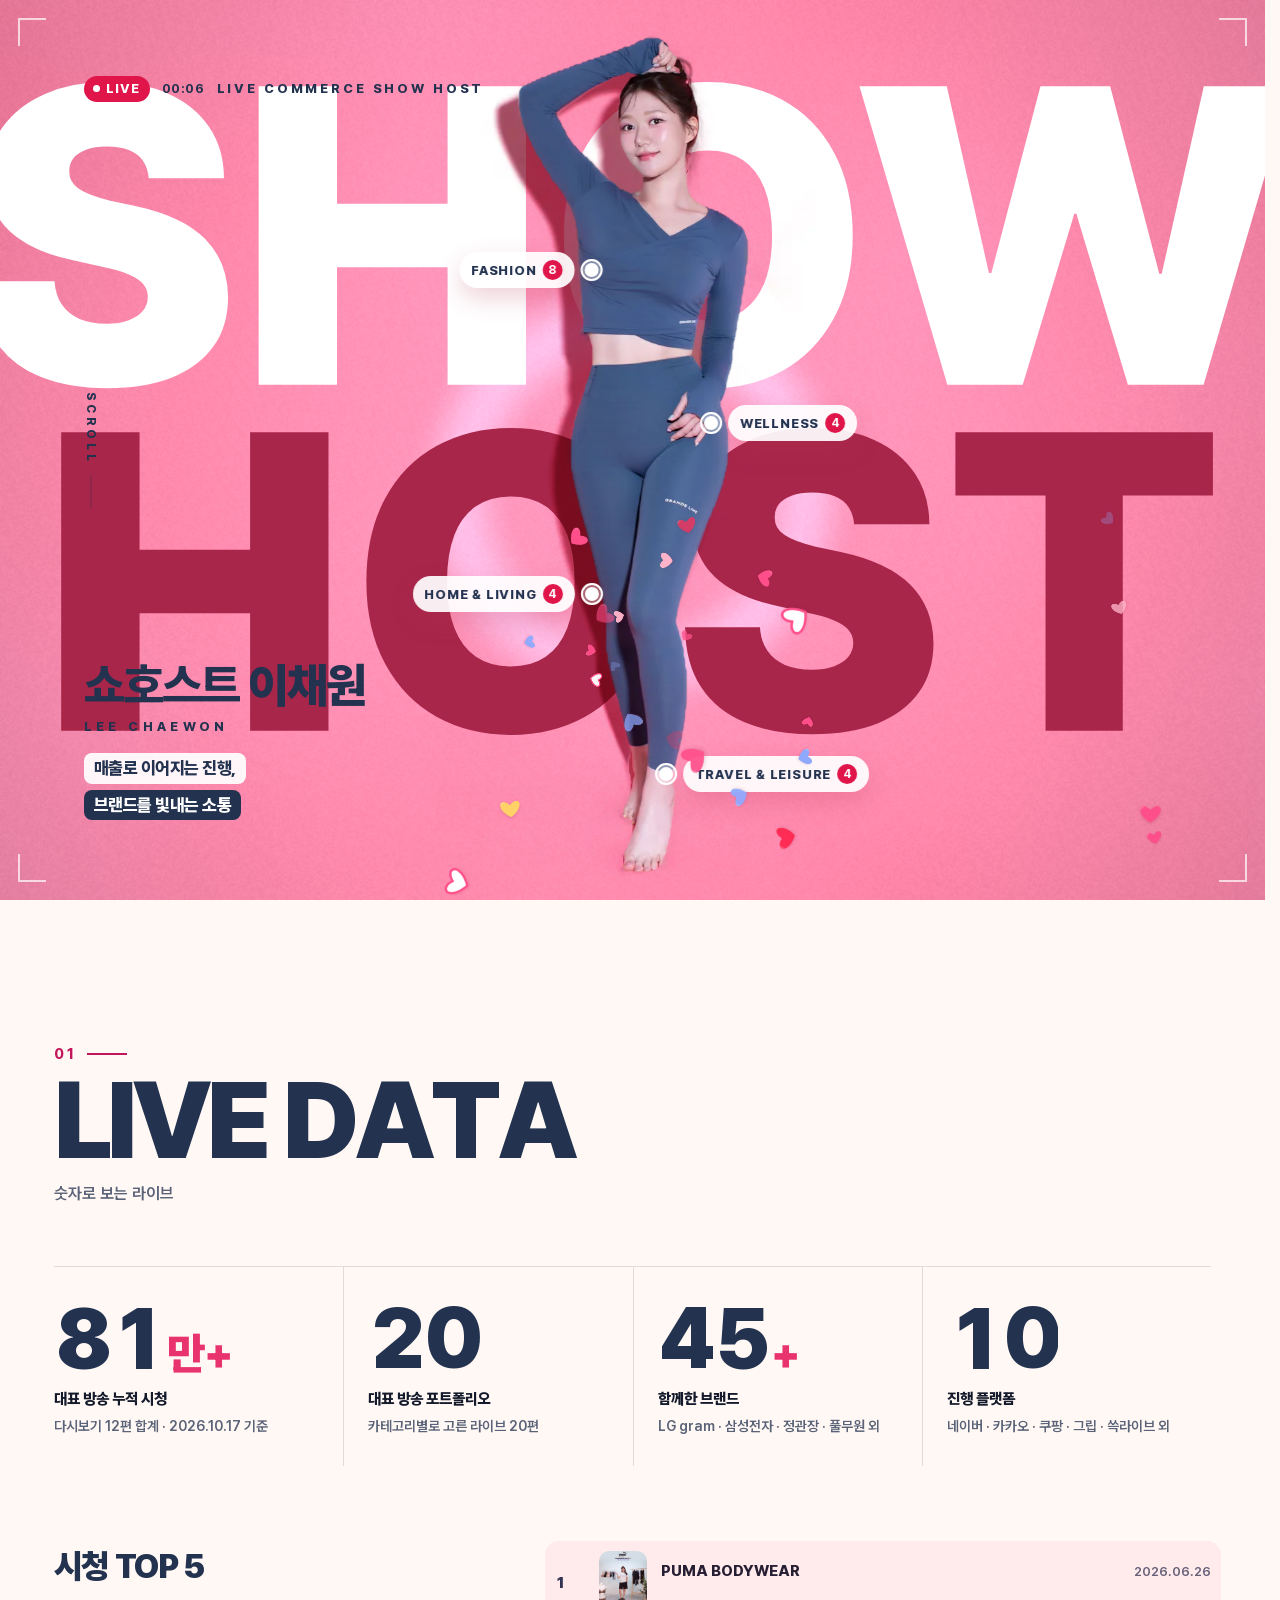
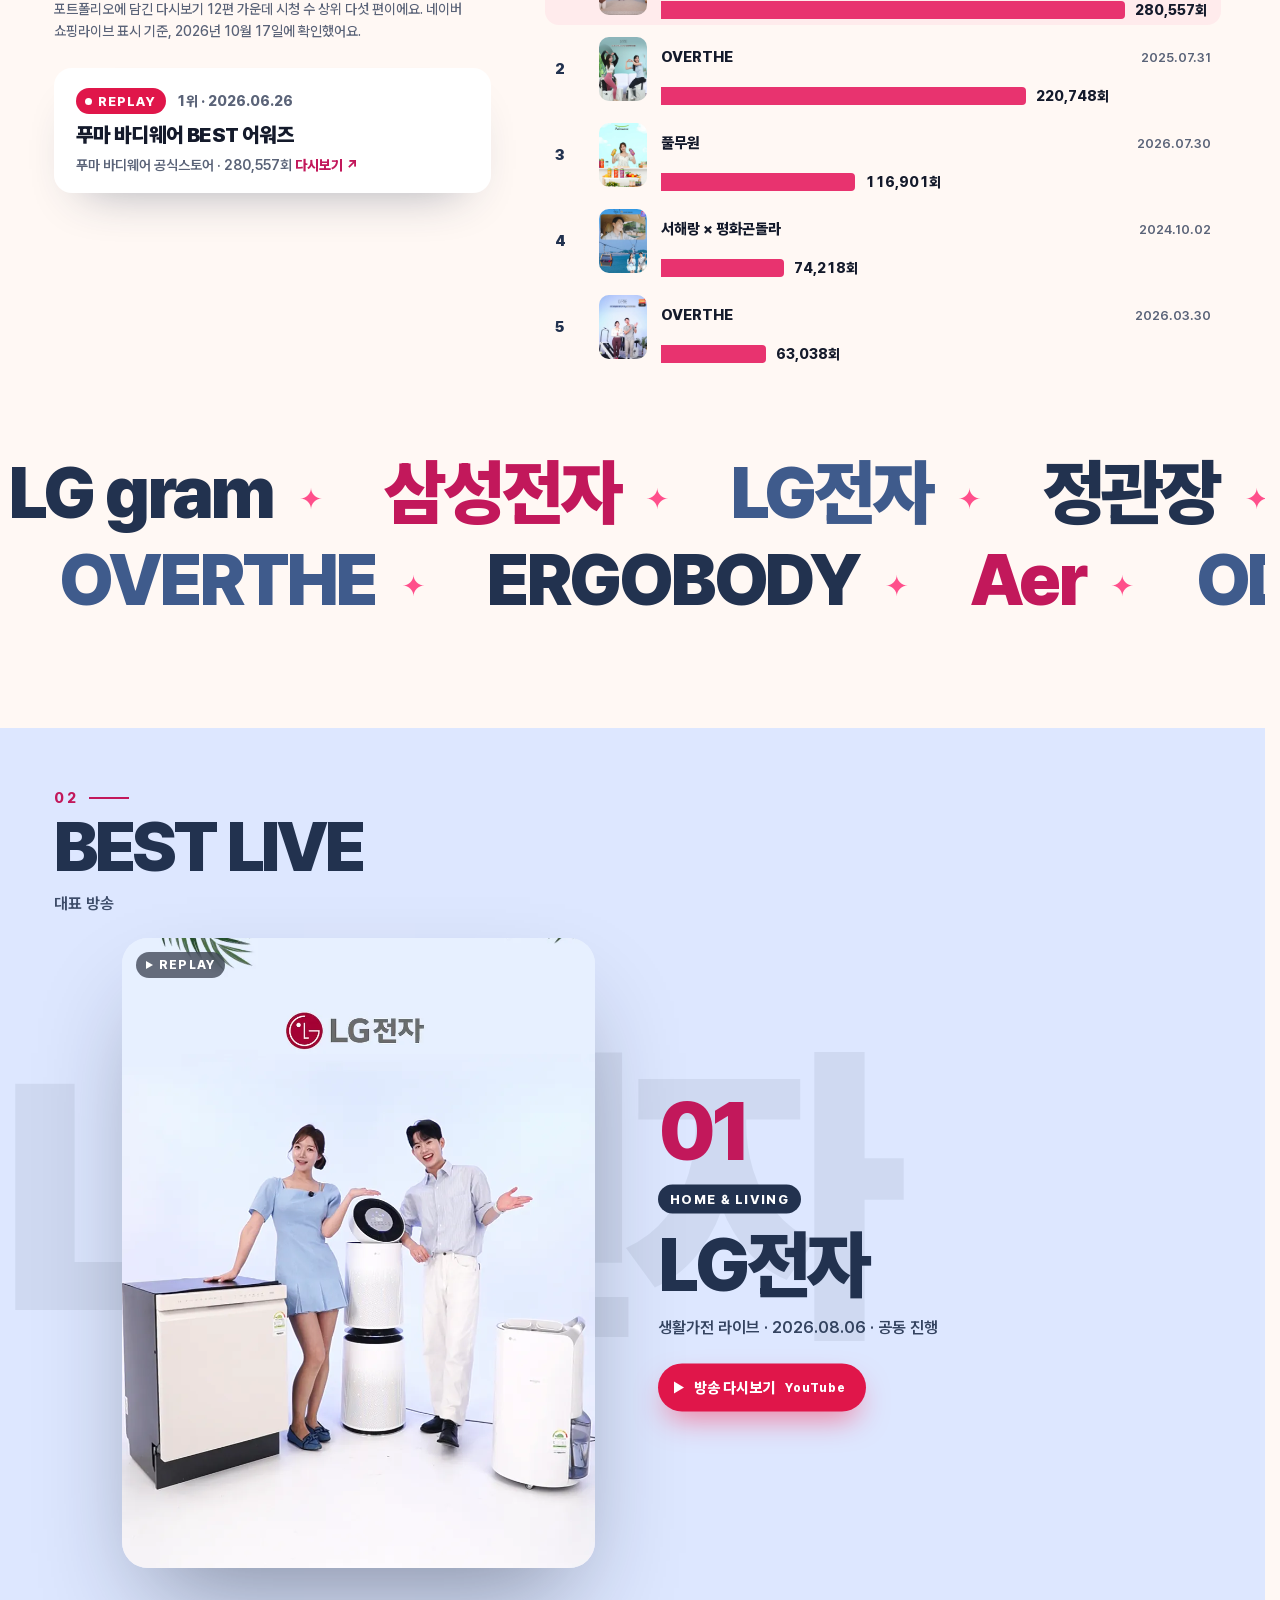
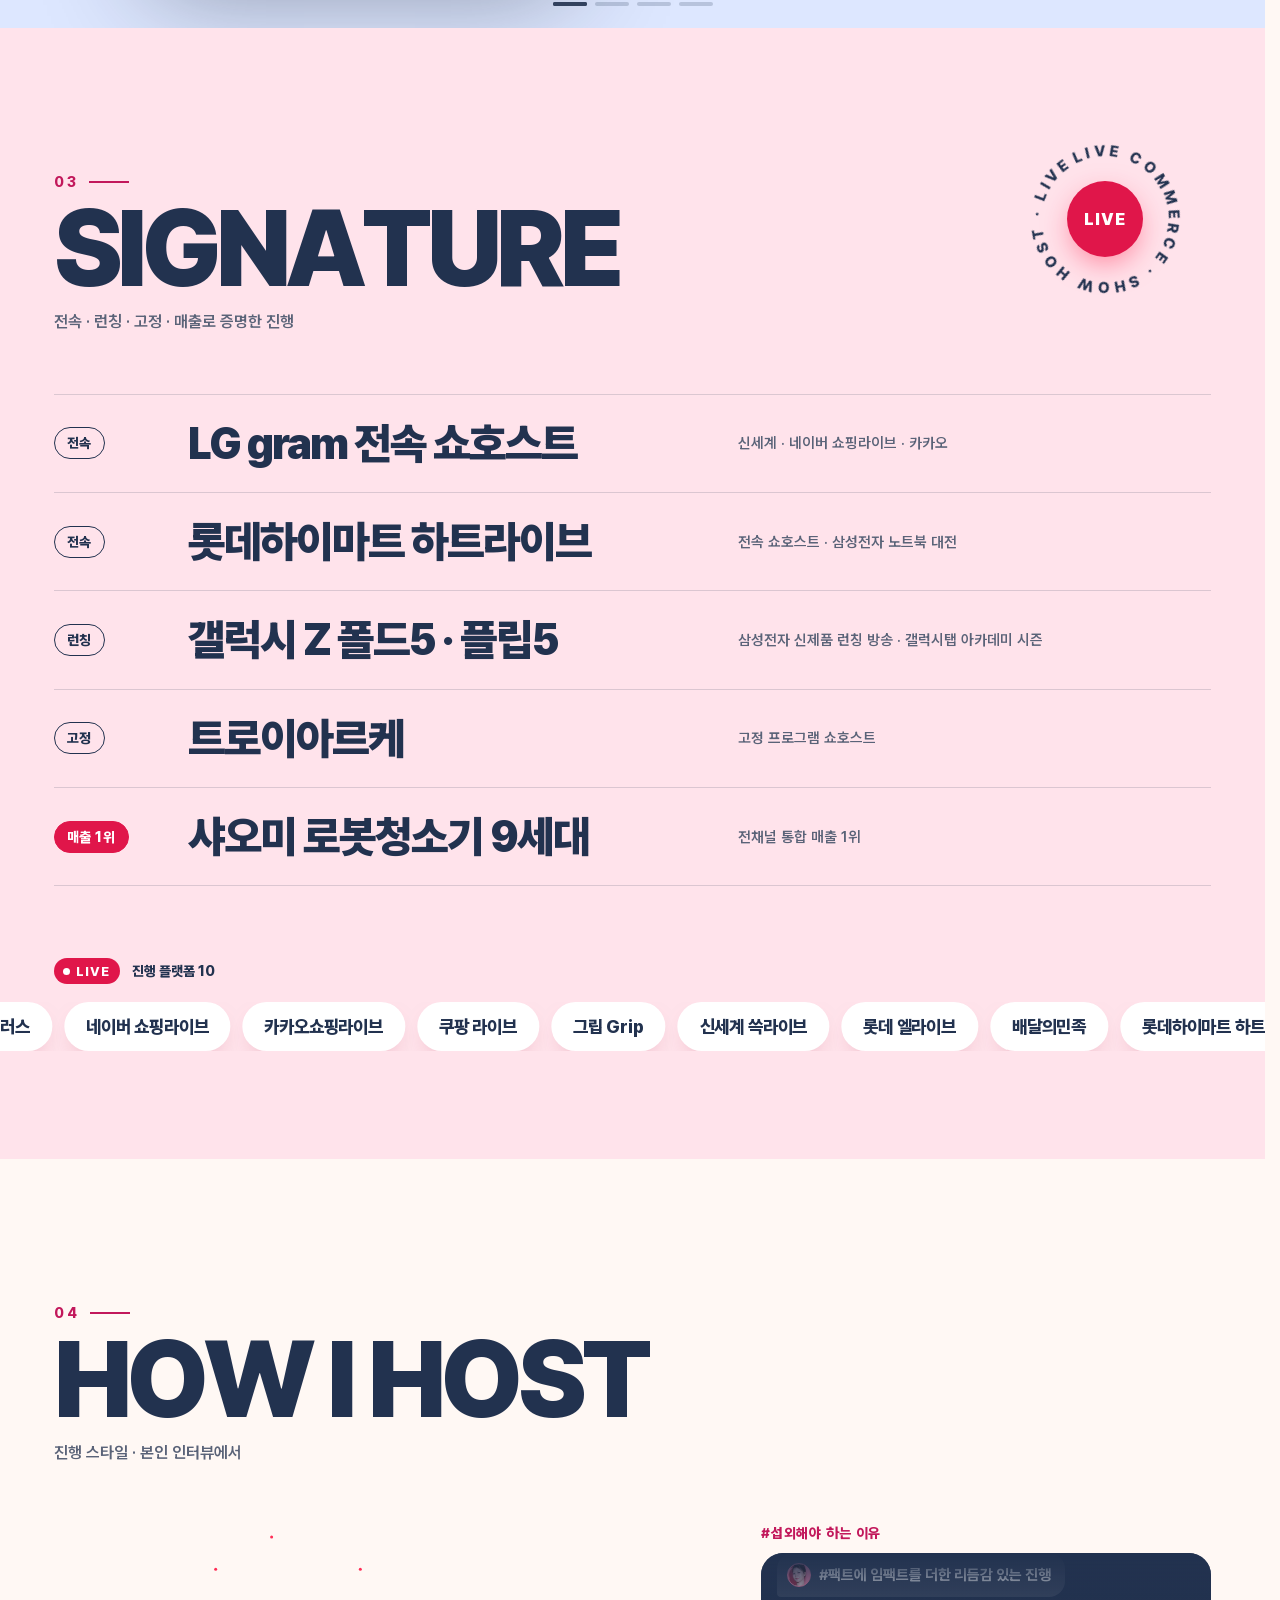
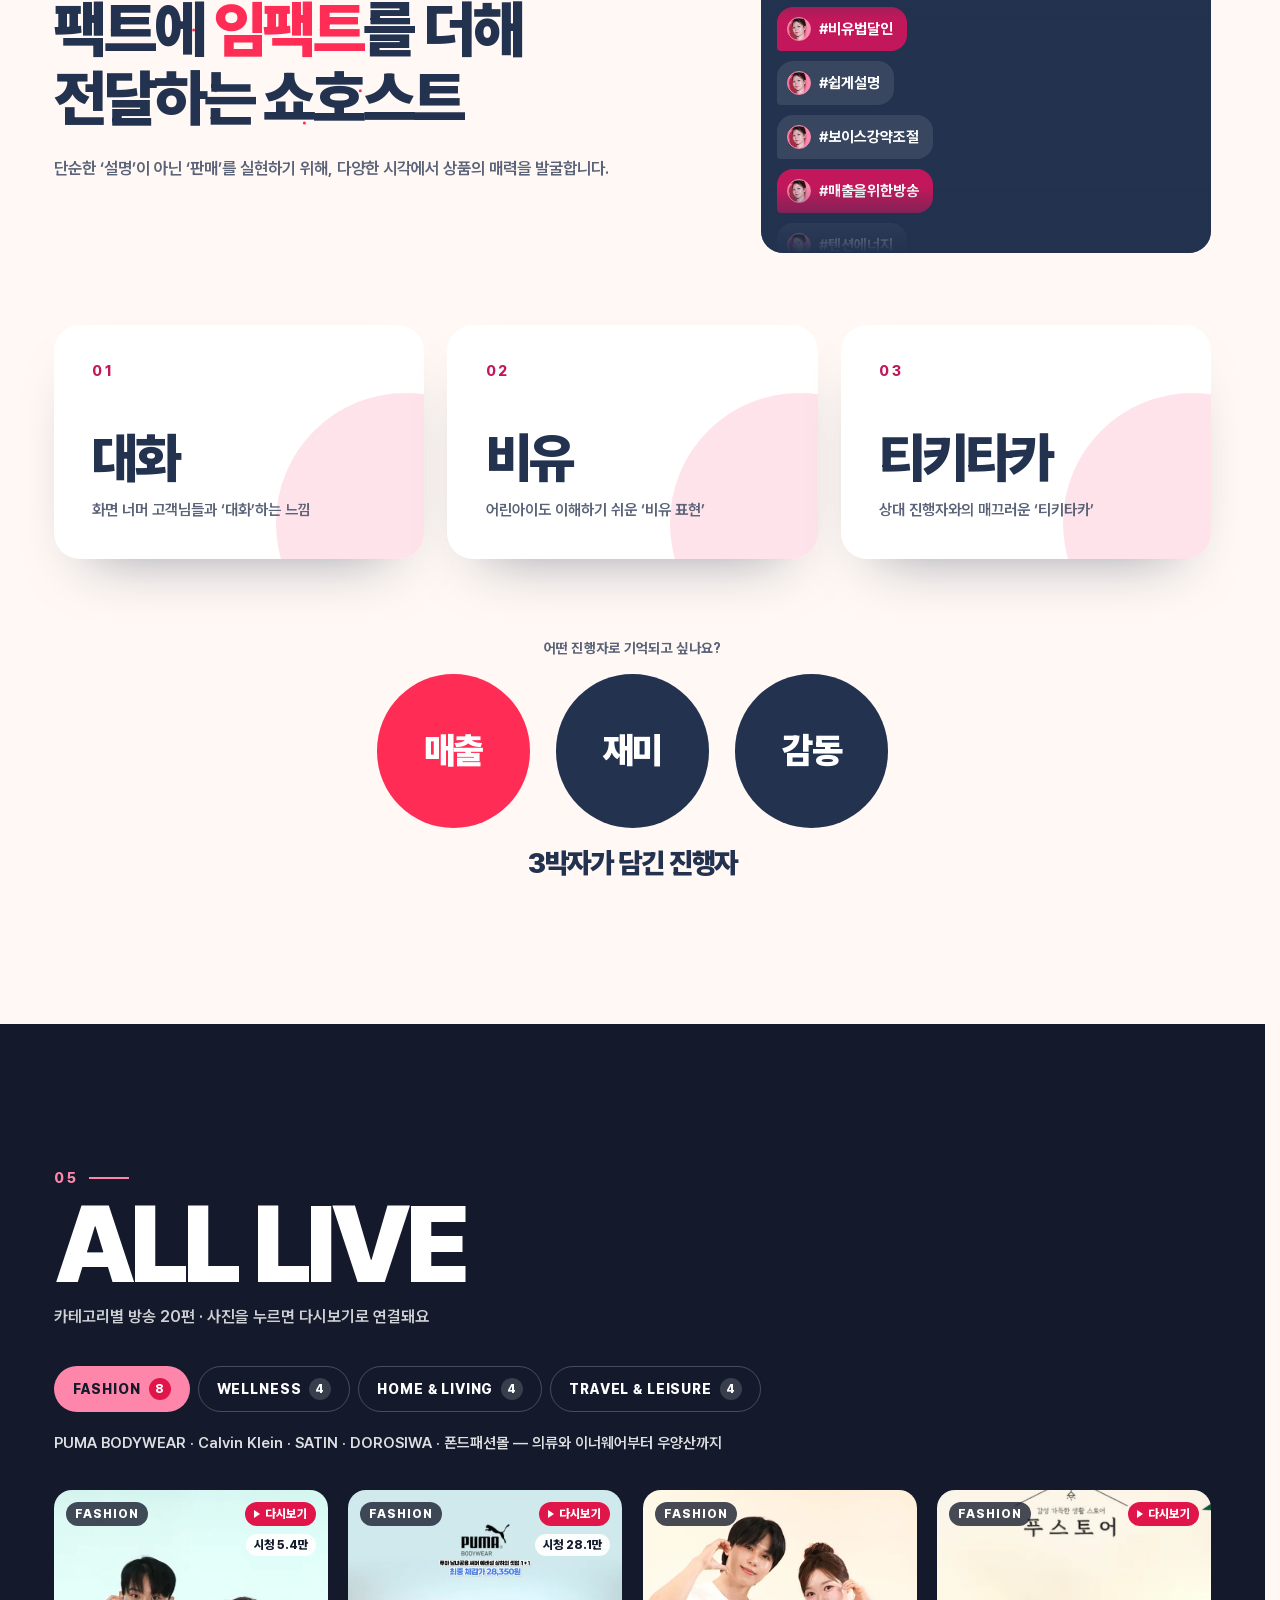
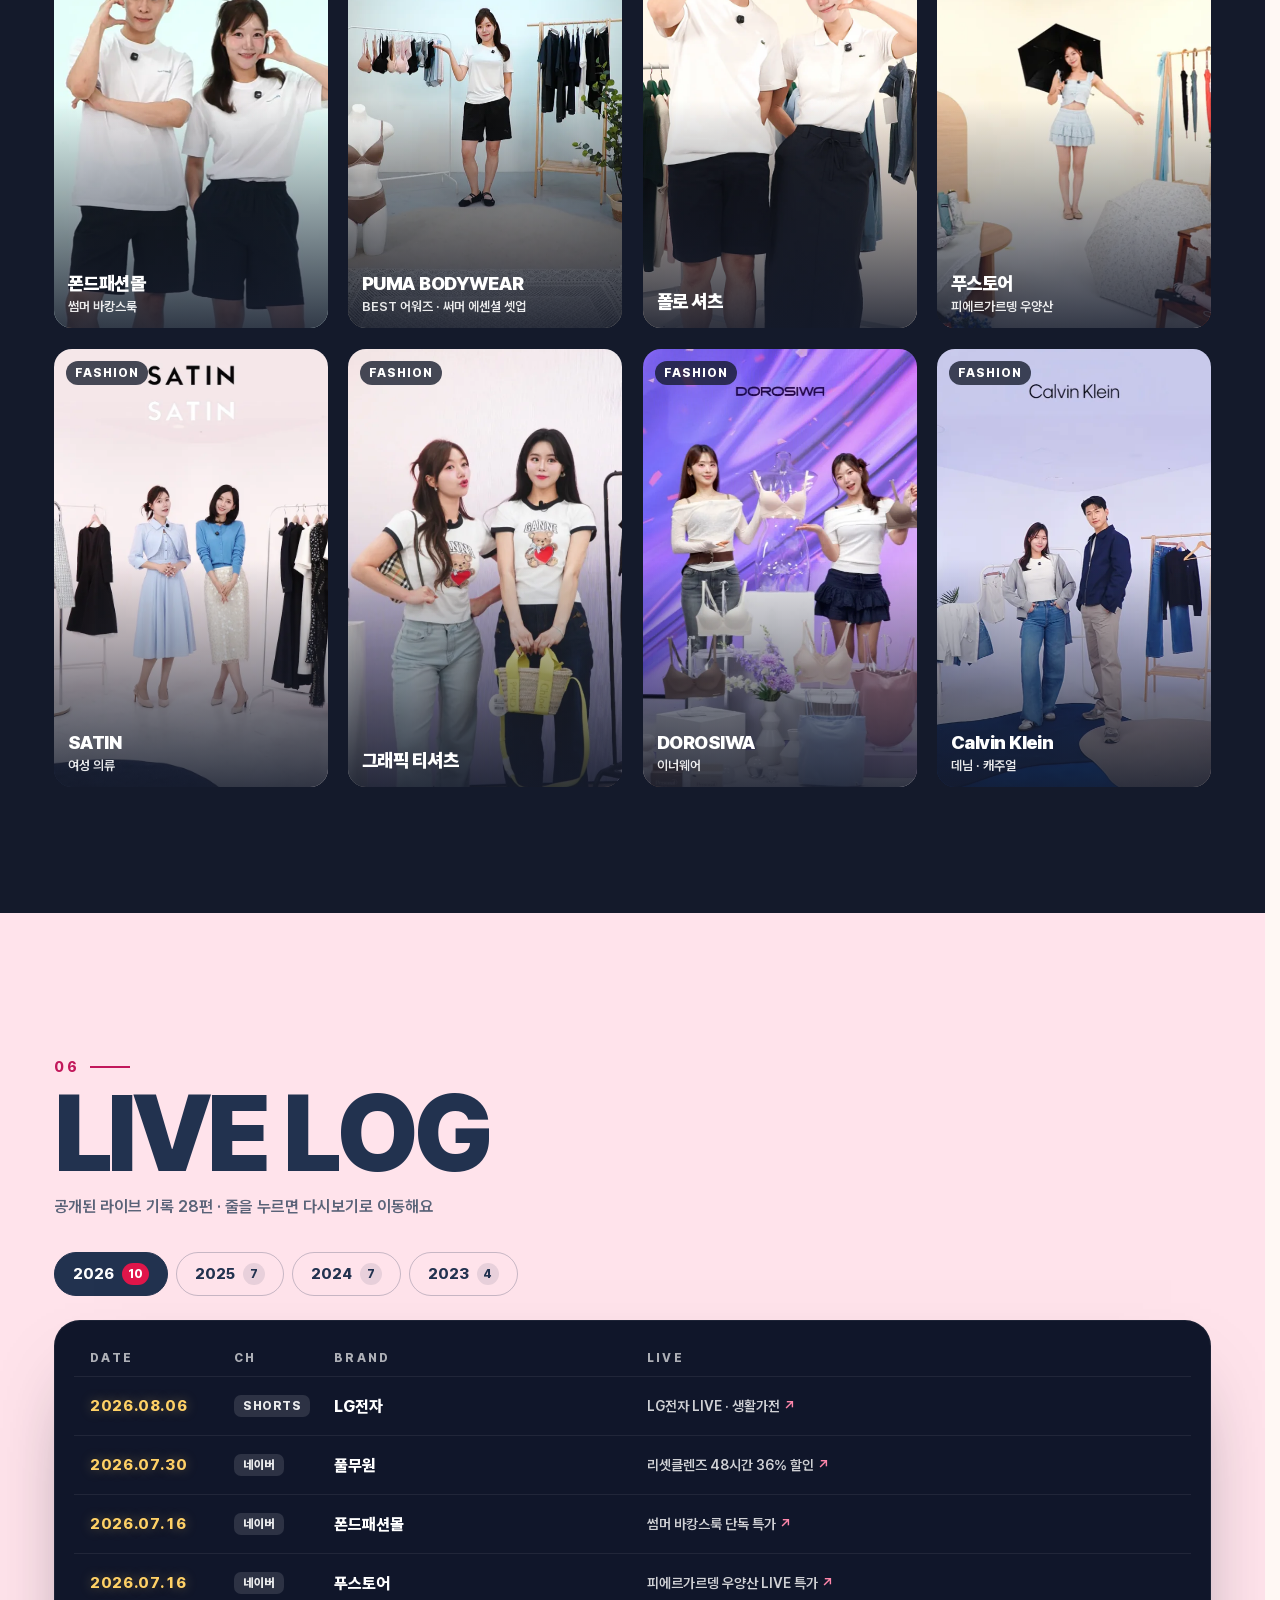
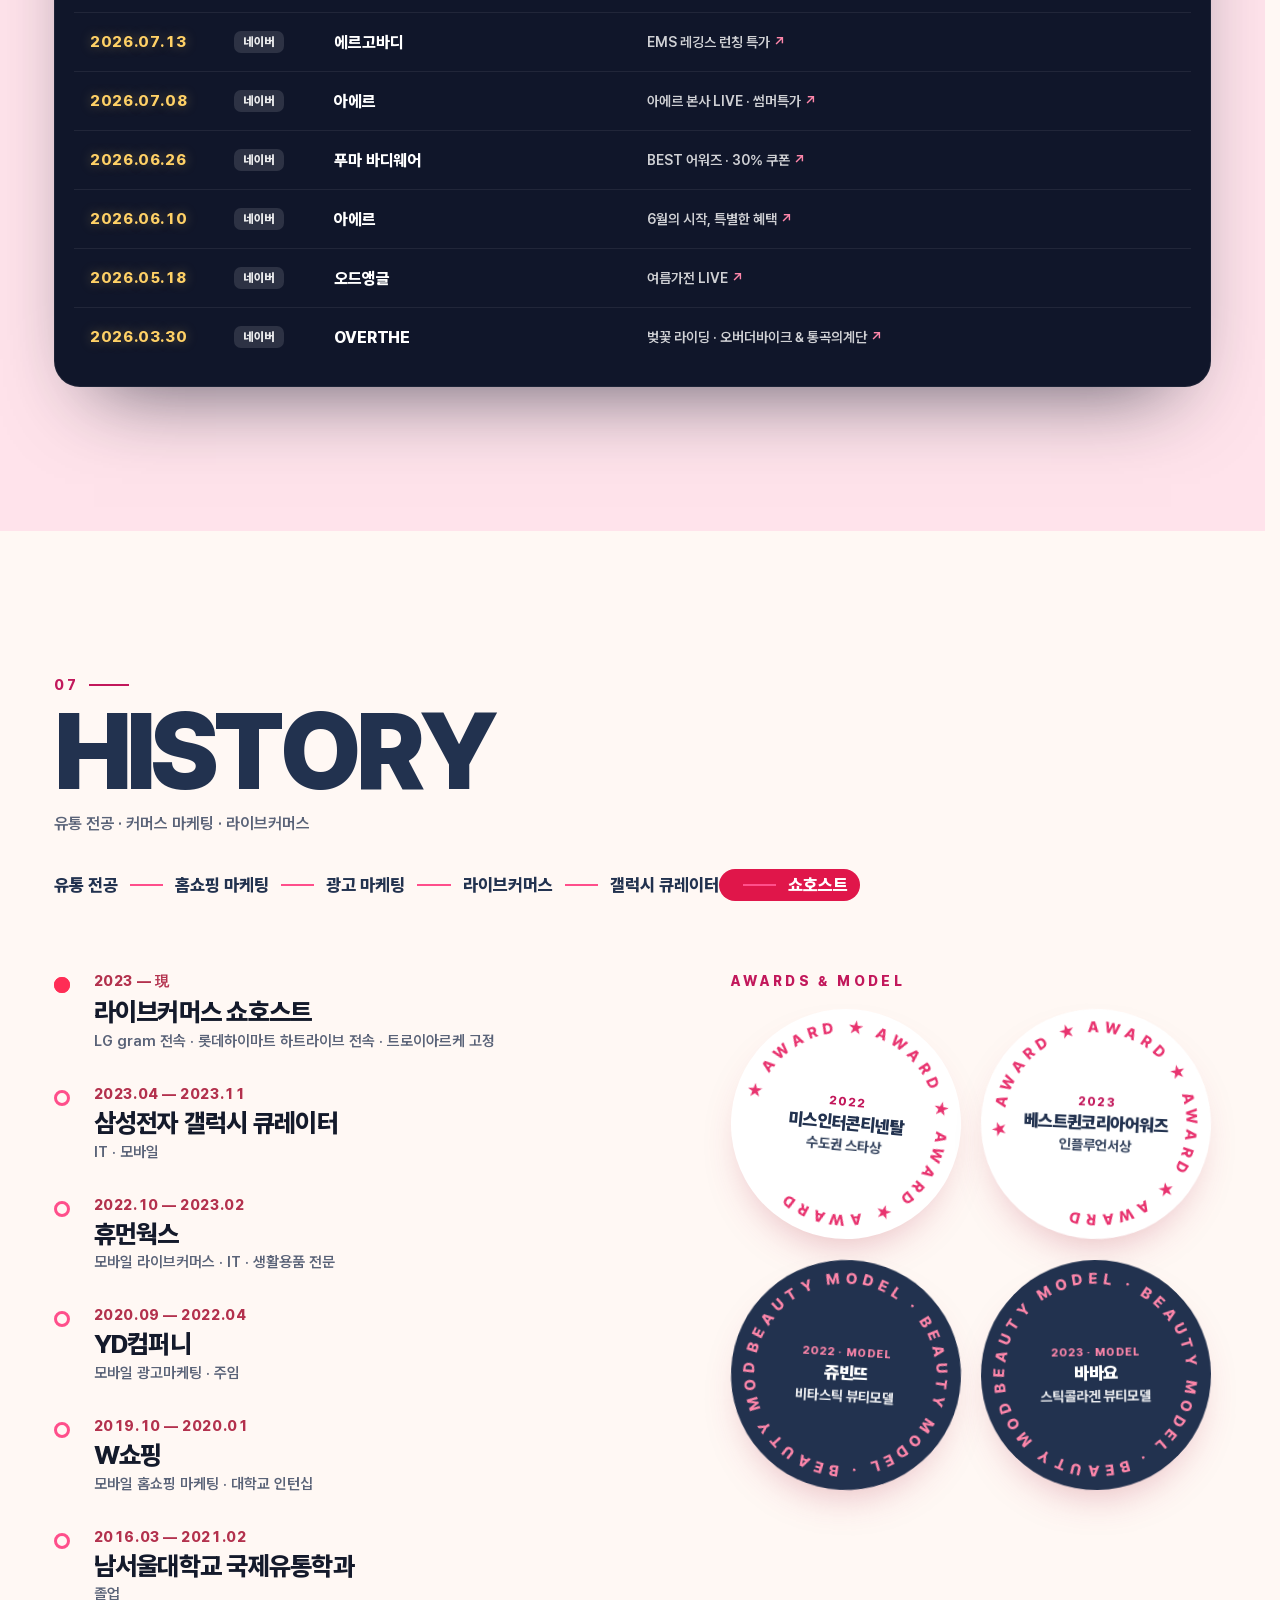
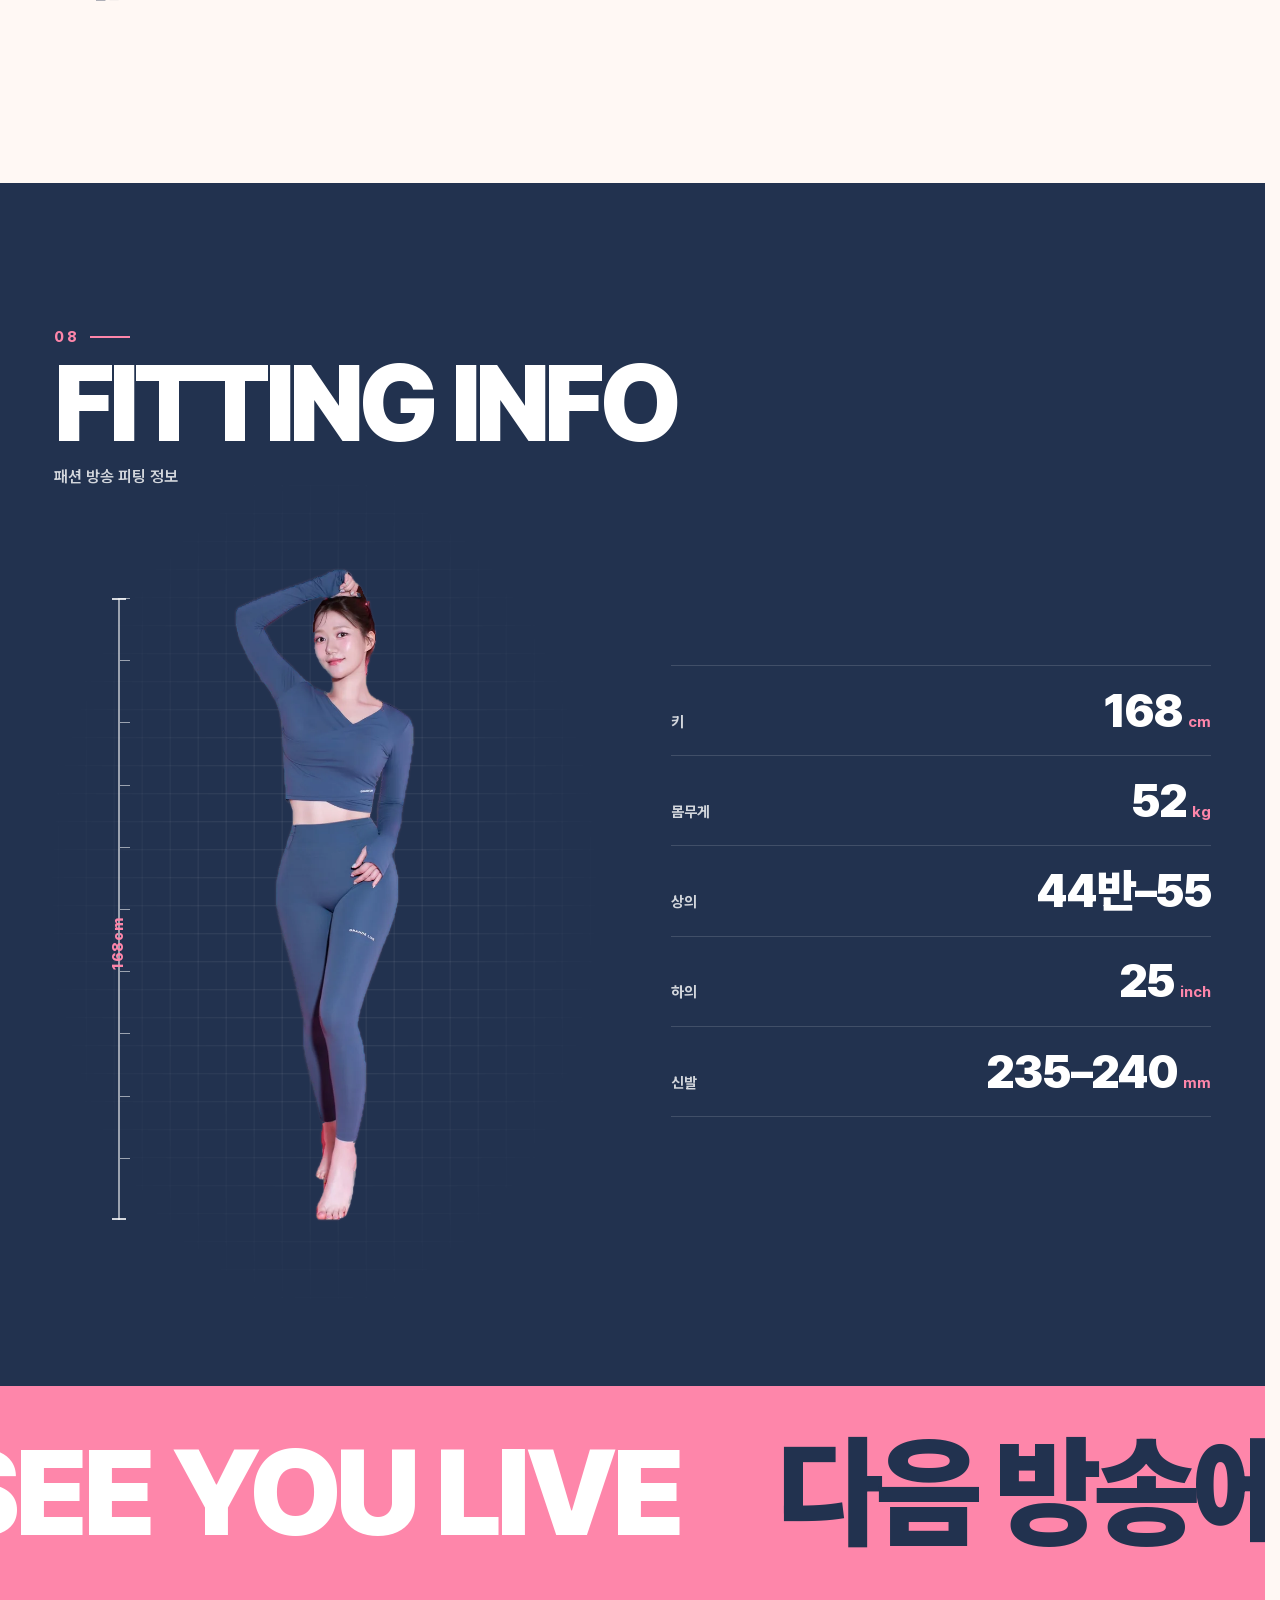
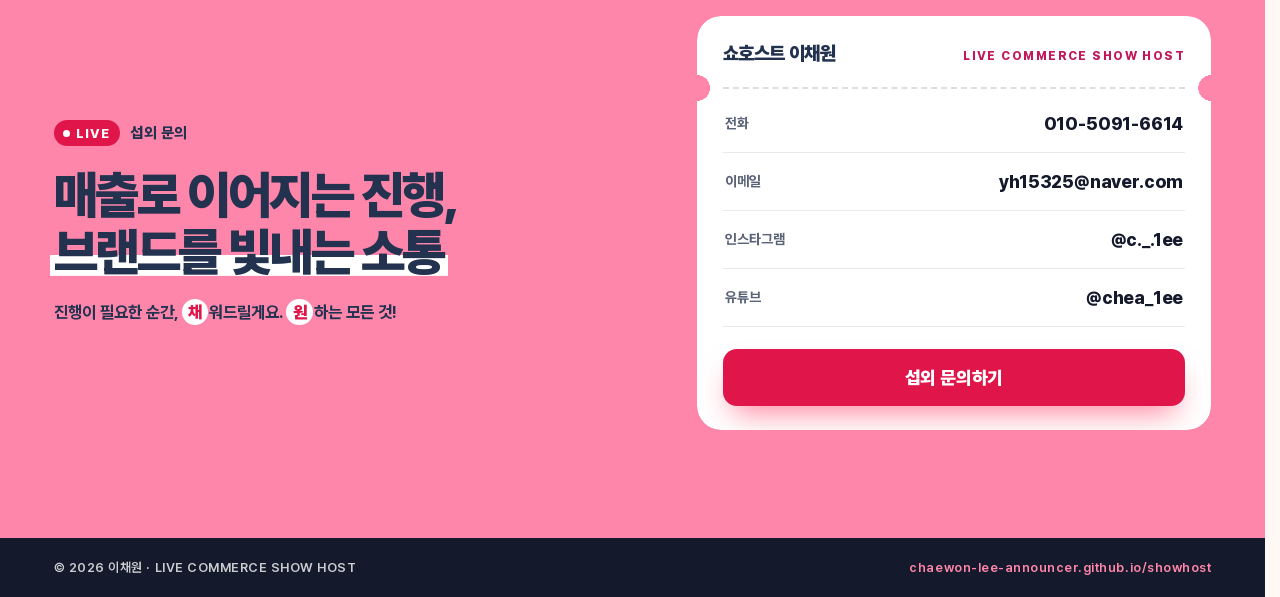
<file: index.html>
<!doctype html>
<html lang="ko">
<head>
<meta charset="utf-8">
<meta name="viewport" content="width=device-width, initial-scale=1">
<title>쇼호스트 이채원</title>
<meta name="robots" content="noindex">
<link rel="canonical" href="https://chaewon-lee-announcer.github.io/showhost/">
<link rel="icon" href="chaewon/favicon.svg" type="image/svg+xml">
<meta http-equiv="refresh" content="0; url=chaewon/">
<script>location.replace('chaewon/' + location.search + location.hash);</script>
<style>body{margin:0;min-height:100vh;display:grid;place-items:center;background:#fe86aa;color:#22324f;font:700 16px/1.5 -apple-system,BlinkMacSystemFont,system-ui,sans-serif}a{color:inherit}</style>
</head>
<body><a href="chaewon/">쇼호스트 이채원 페이지로 이동</a></body>
</html>
</file>
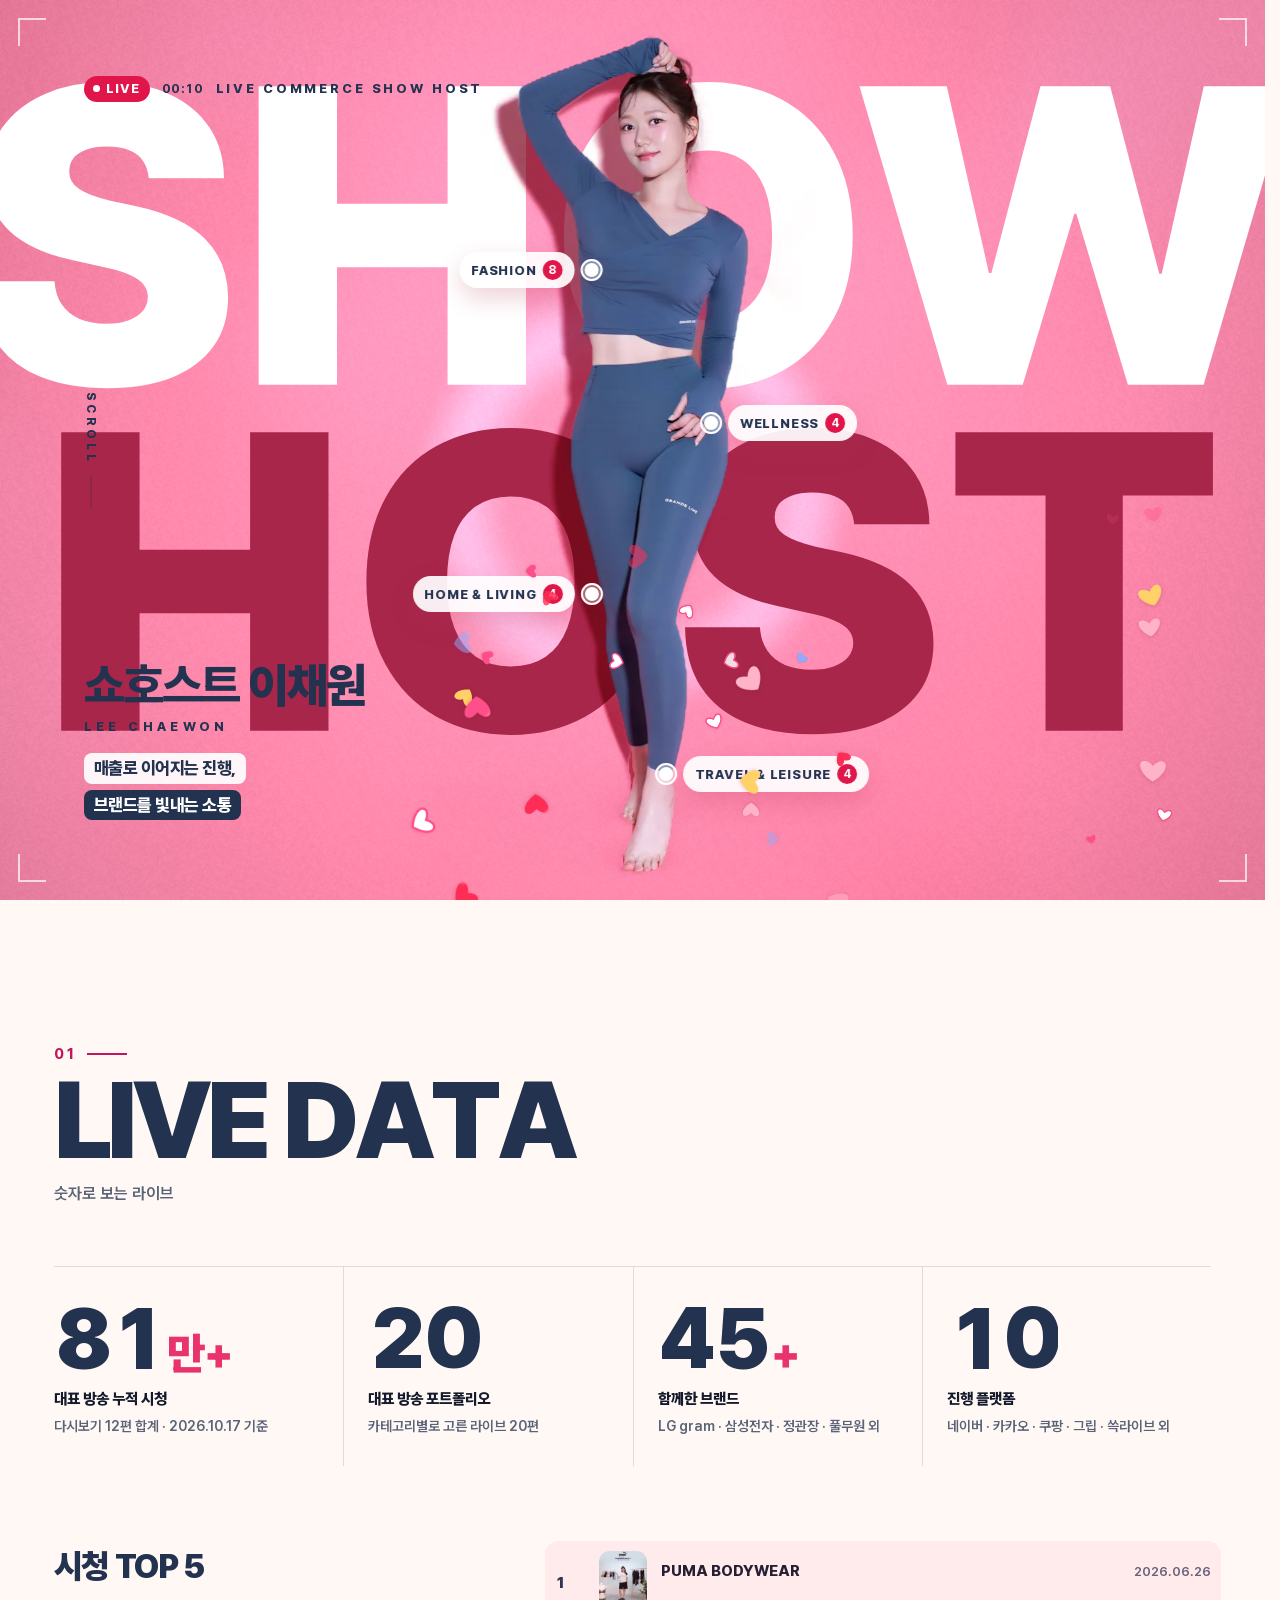
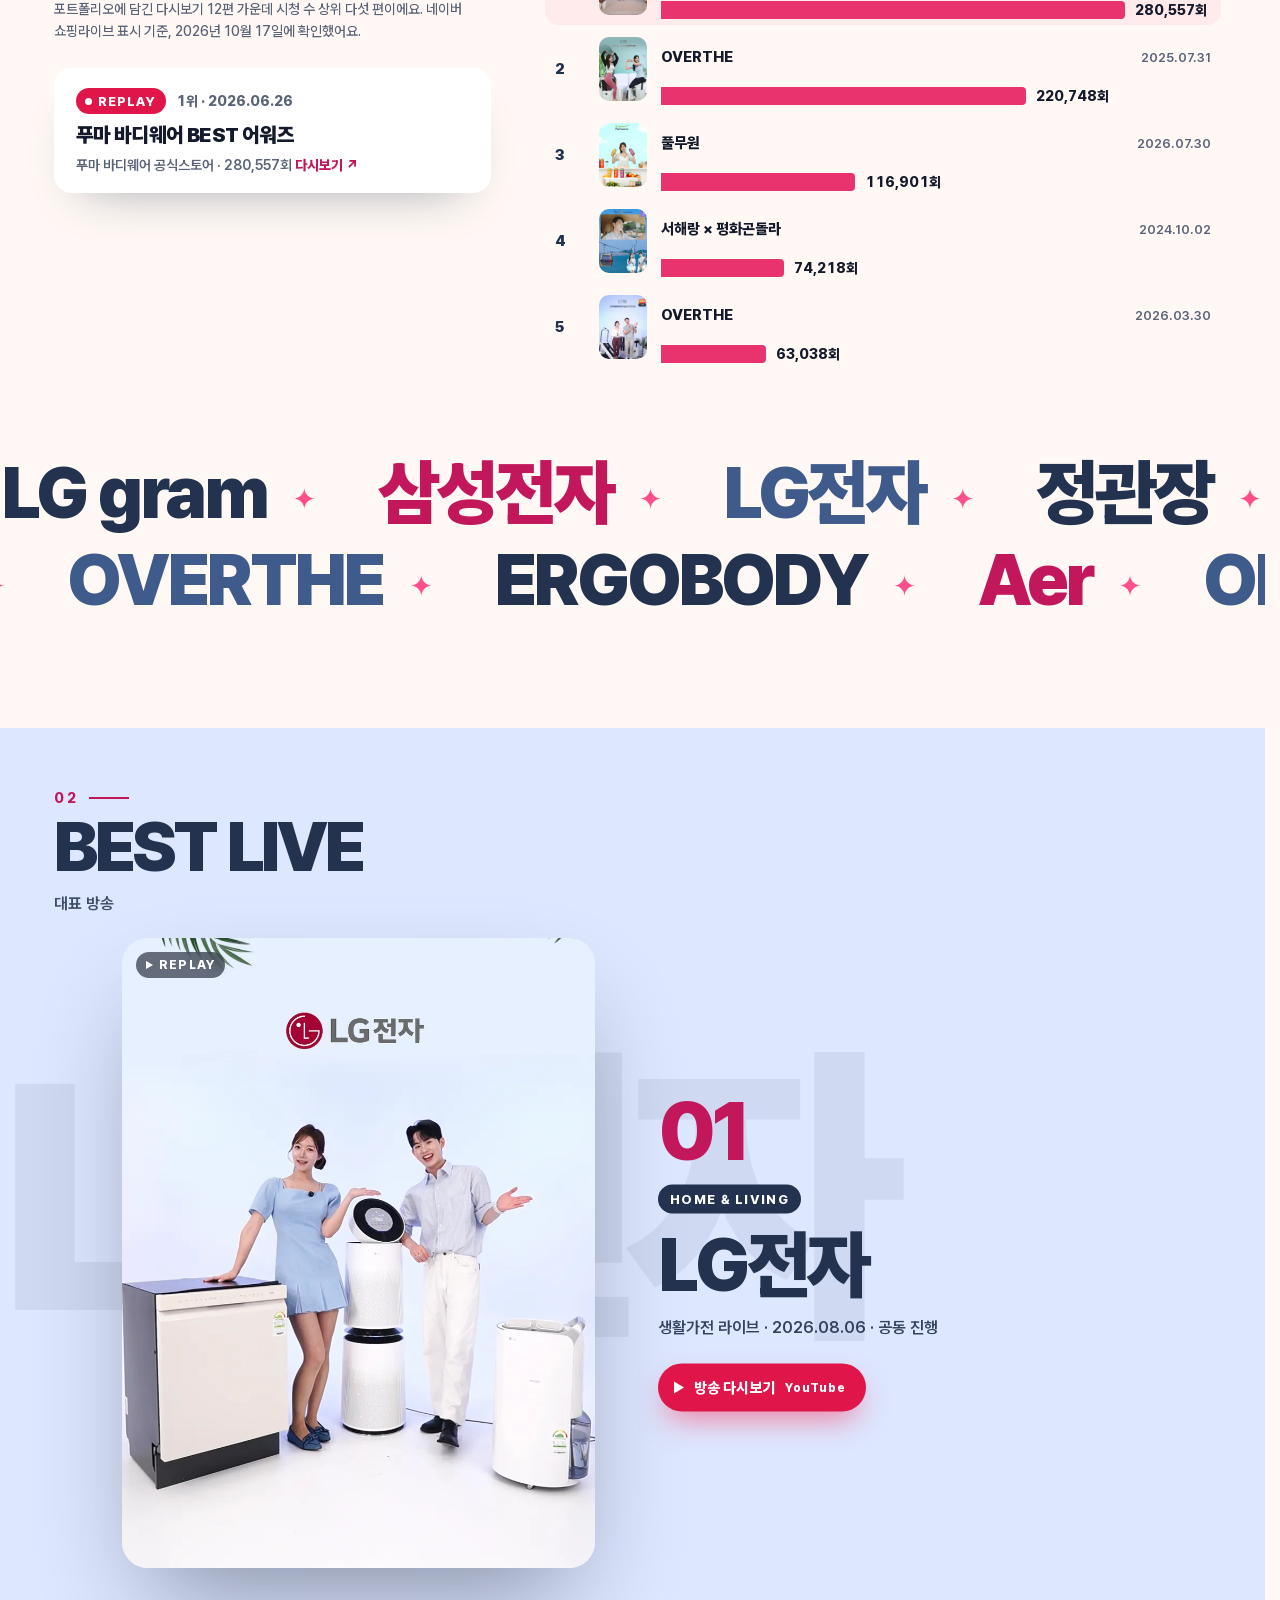
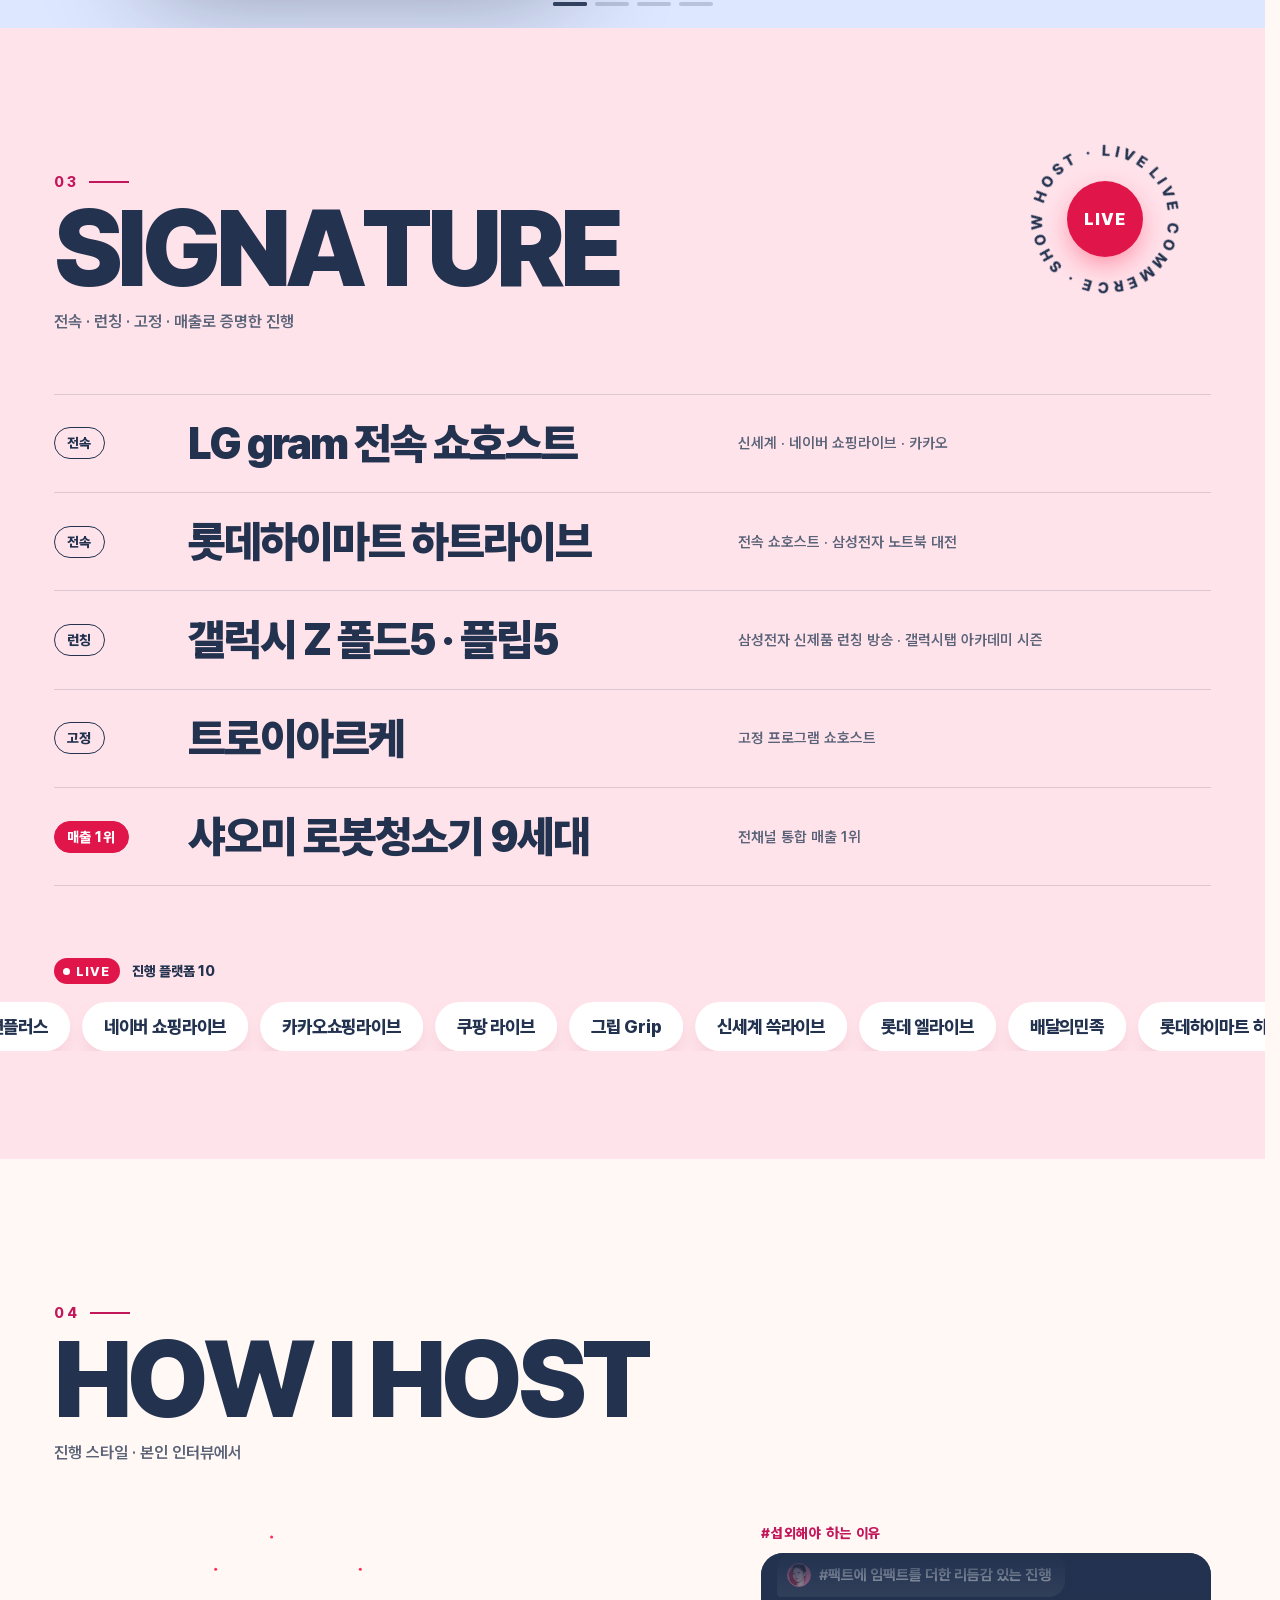
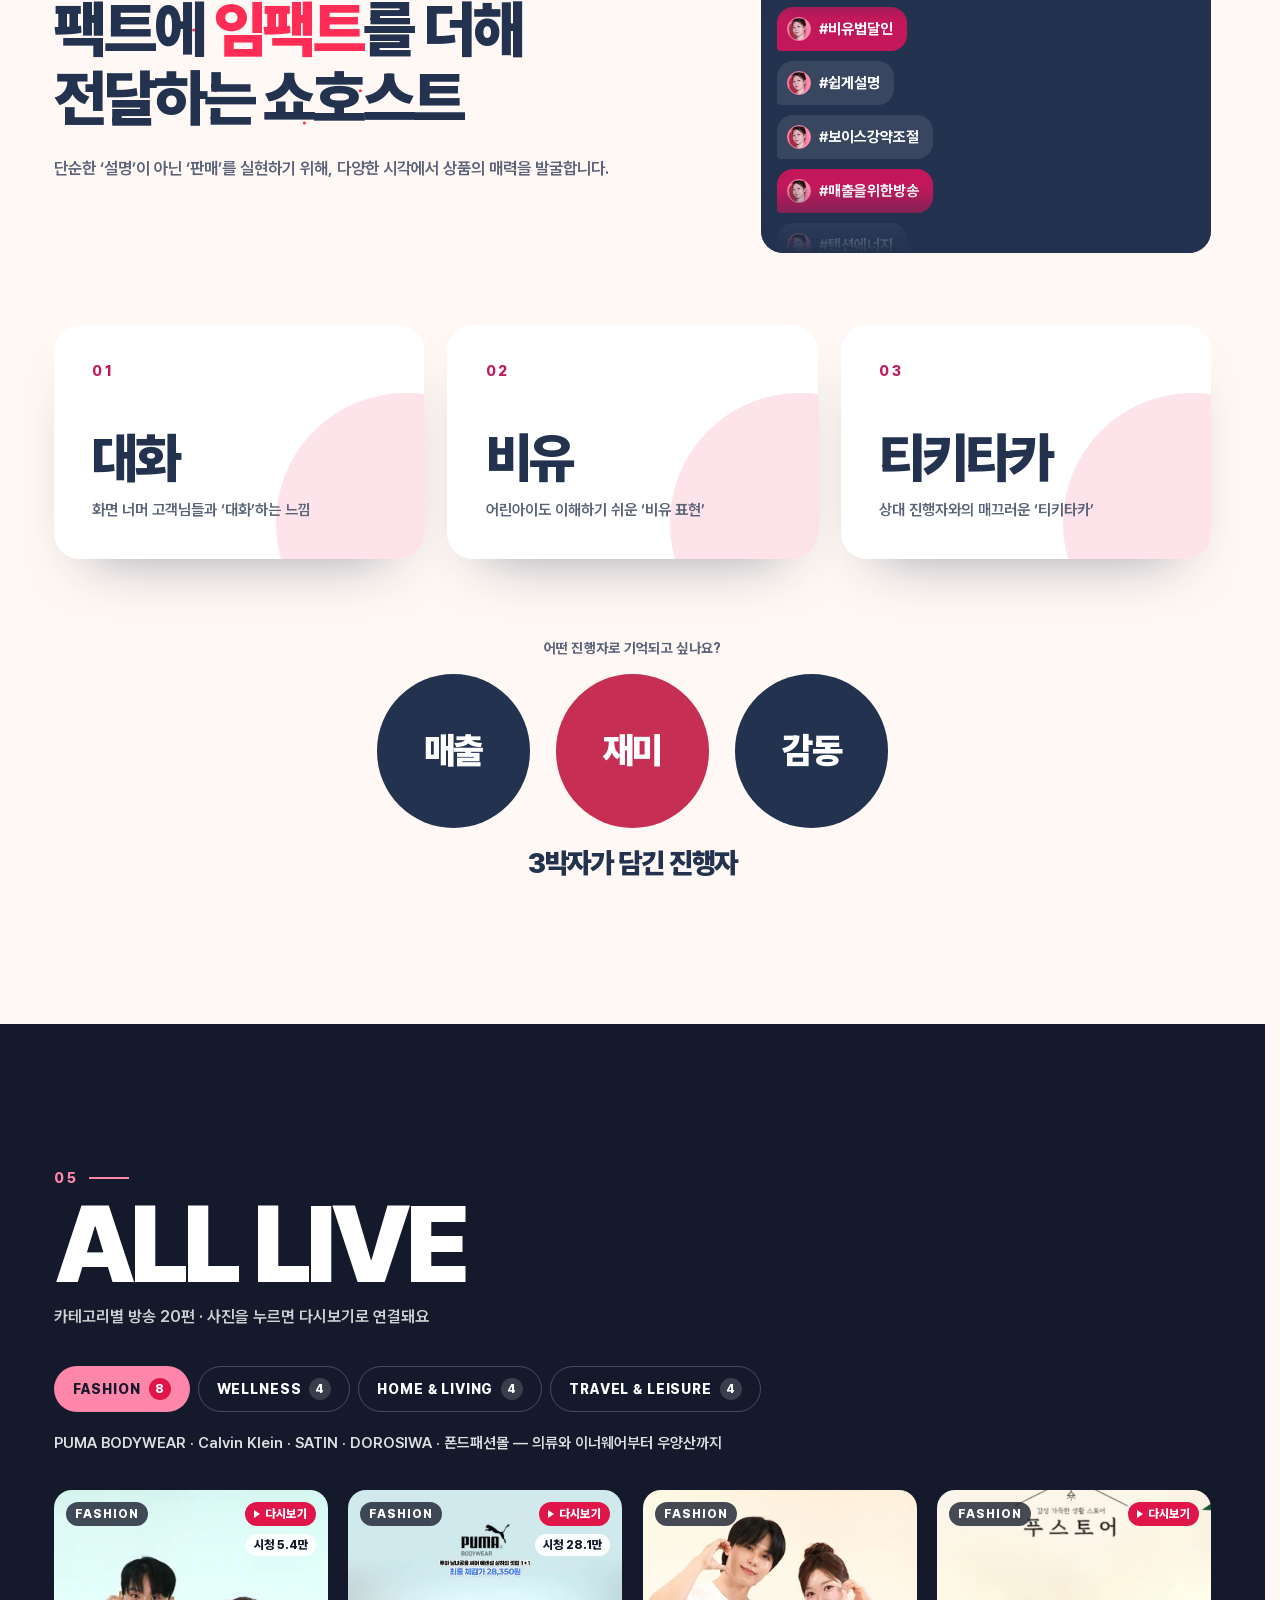
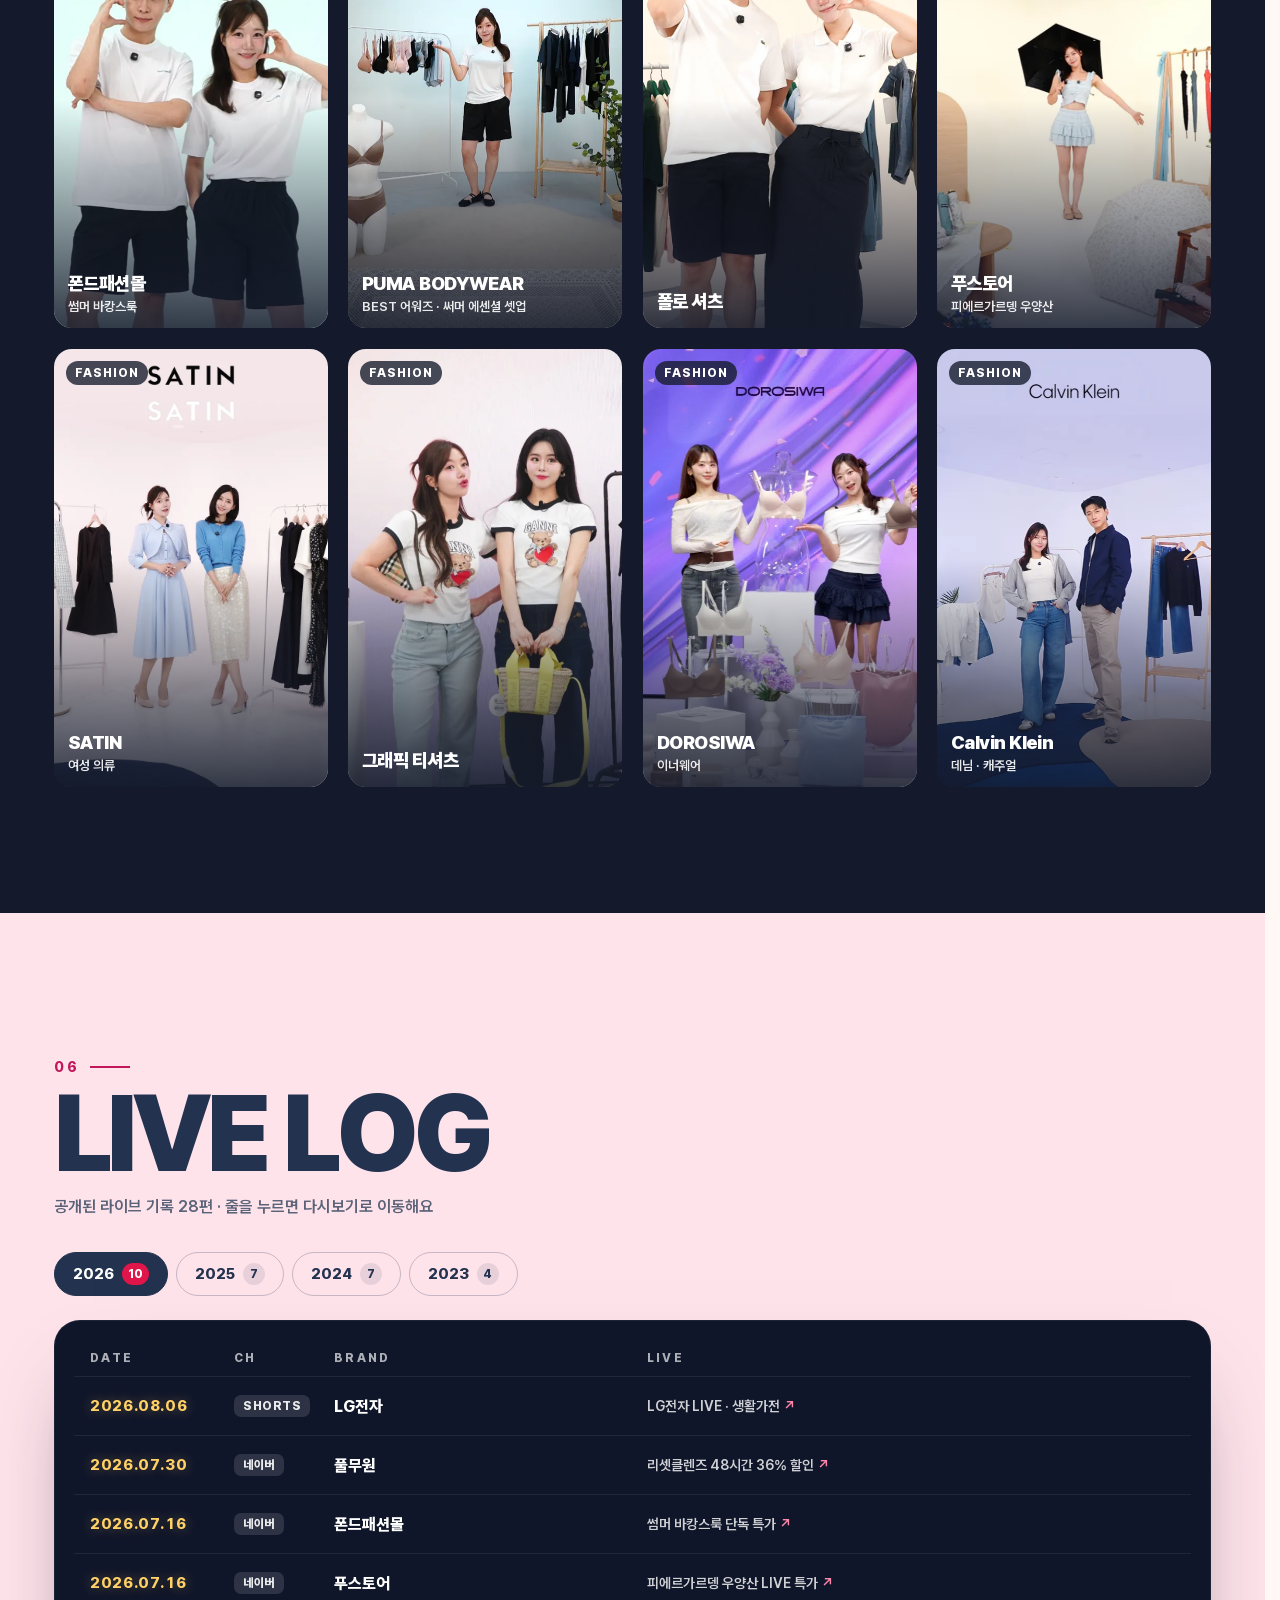
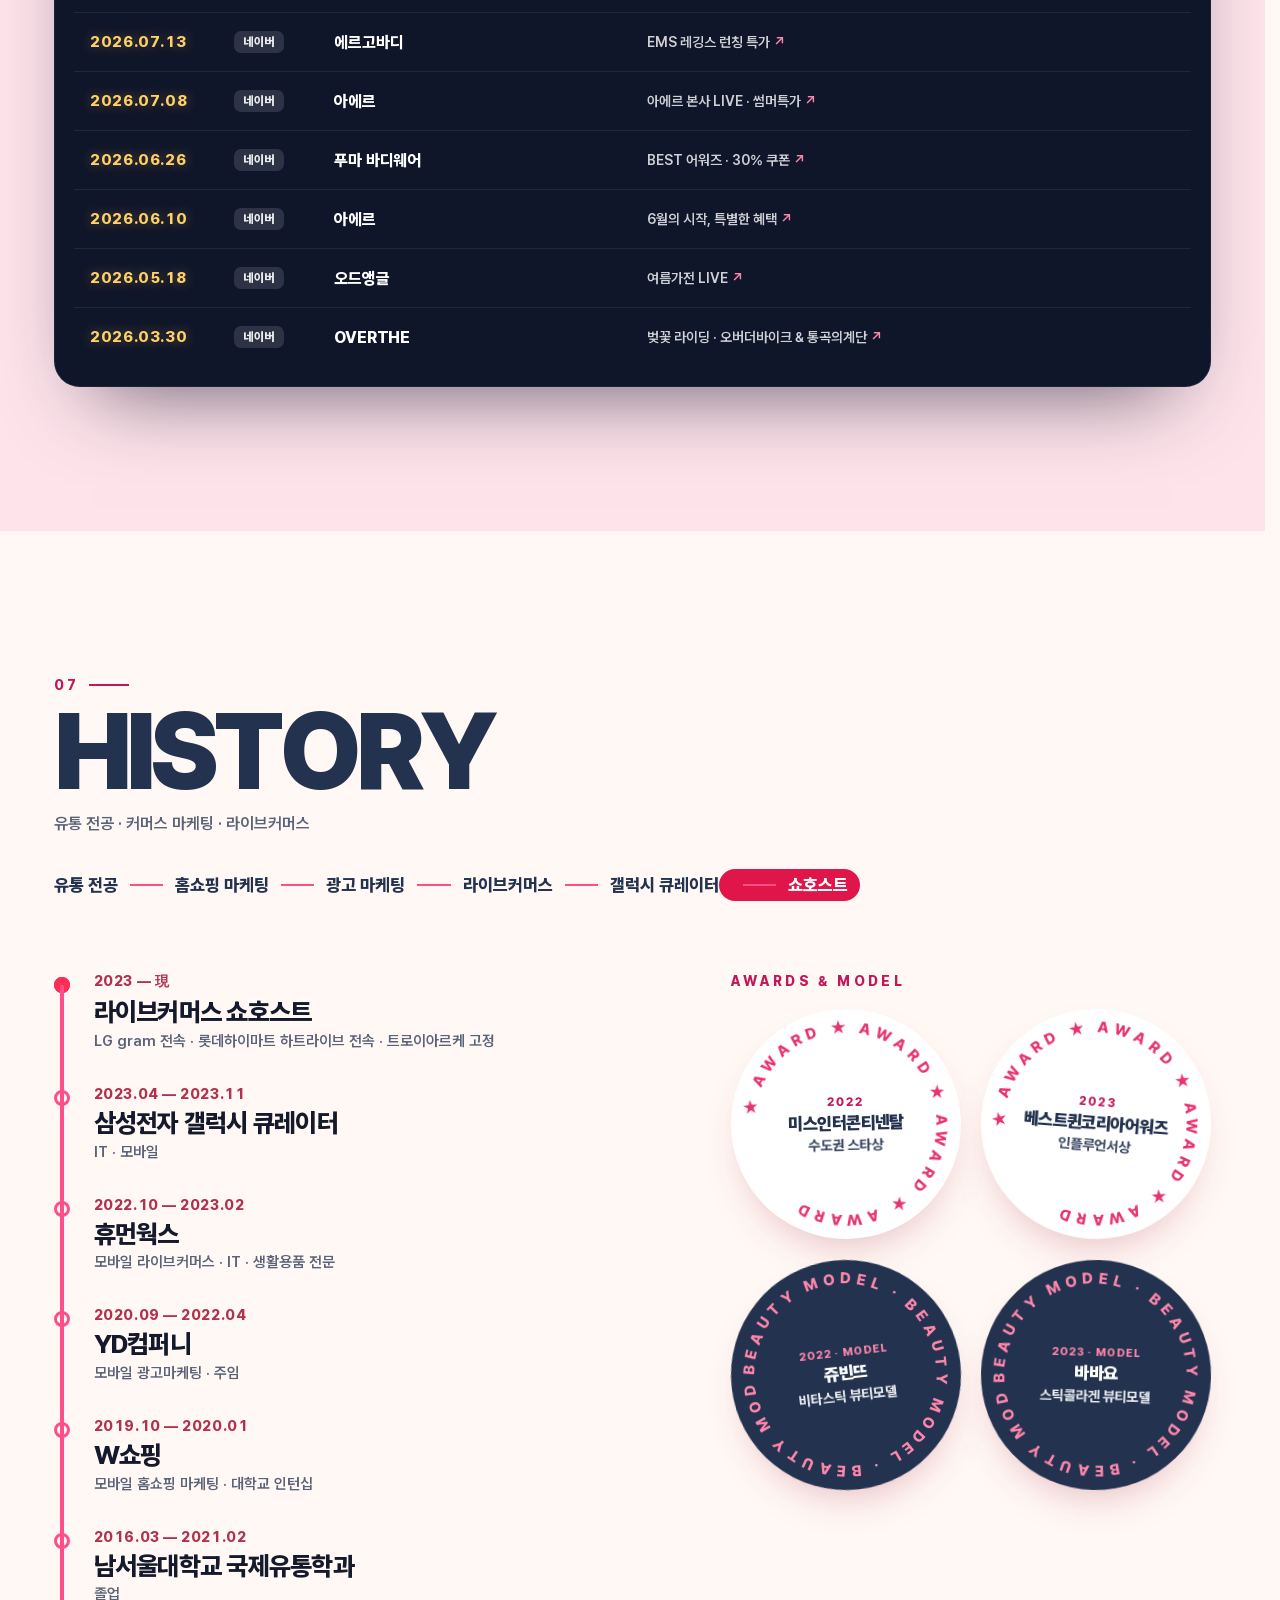
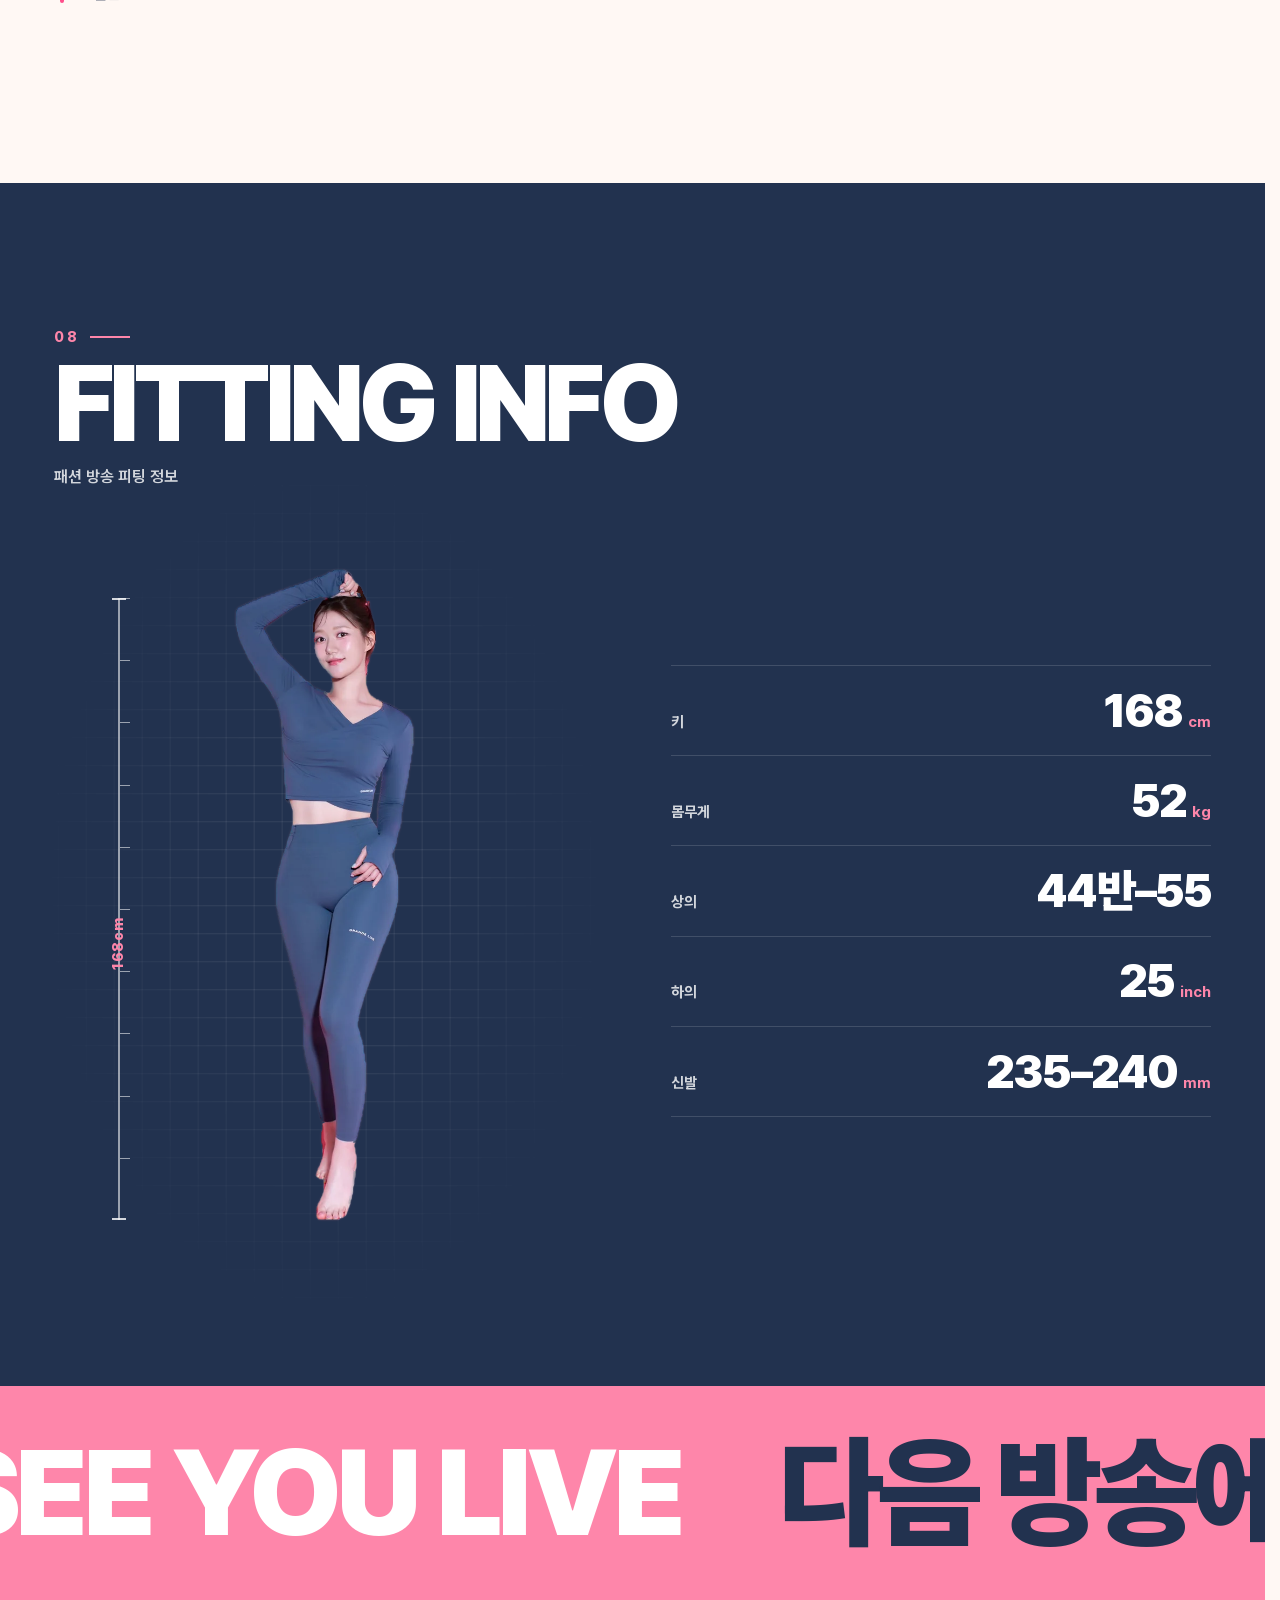
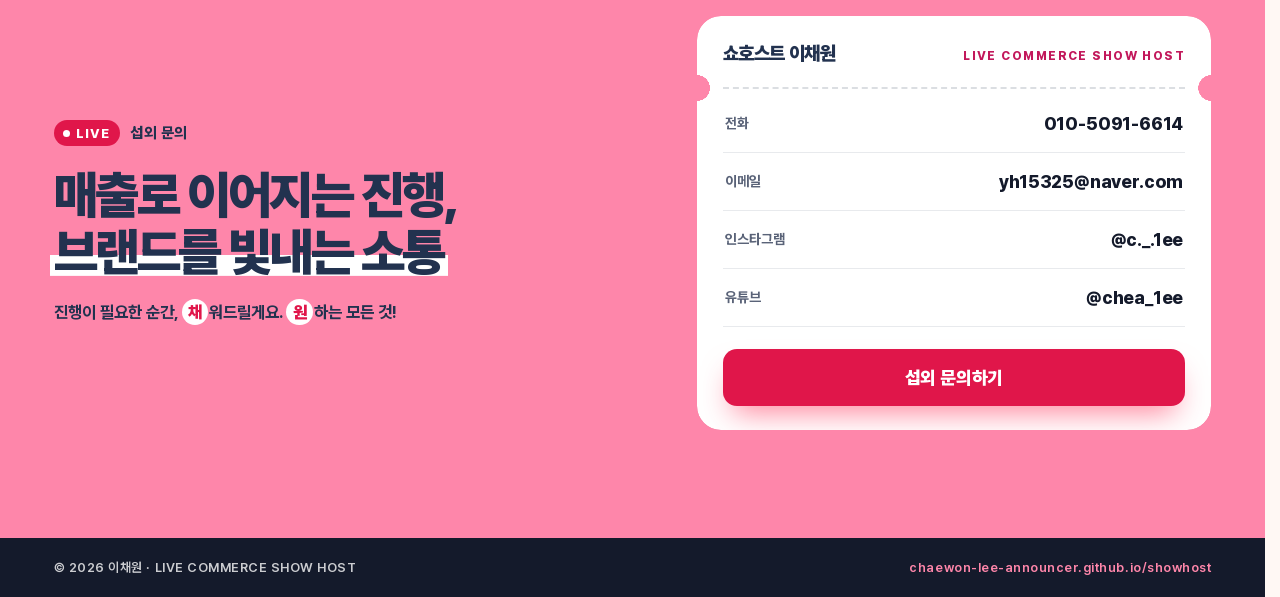
<file: chaewon/index.html>
<!doctype html>
<html lang="ko" class="no-js">
<head>
<meta charset="utf-8">
<meta name="viewport" content="width=device-width, initial-scale=1, viewport-fit=cover">
<title>쇼호스트 이채원 · LIVE COMMERCE SHOW HOST</title>
<meta name="description" content="매출로 이어지는 진행, 브랜드를 빛내는 소통. 패션 · 웰니스 · 홈리빙 · 여행레저 라이브커머스 쇼호스트 이채원의 경력과 방송 포트폴리오.">
<link rel="canonical" href="https://chaewon-lee-announcer.github.io/showhost/">
<meta property="og:type" content="profile">
<meta property="og:site_name" content="쇼호스트 이채원">
<meta property="og:title" content="쇼호스트 이채원 · LIVE COMMERCE SHOW HOST">
<meta property="og:description" content="매출로 이어지는 진행, 브랜드를 빛내는 소통">
<meta property="og:url" content="https://chaewon-lee-announcer.github.io/showhost/">
<meta property="og:image" content="https://chaewon-lee-announcer.github.io/showhost/og.jpg">
<meta property="og:image:width" content="1200">
<meta property="og:image:height" content="630">
<meta name="twitter:card" content="summary_large_image">
<meta name="theme-color" content="#FE86AA">
<link rel="icon" href="favicon.svg" type="image/svg+xml">
<link rel="preload" as="image" imagesrcset="img/hero-cut-m.webp 594w, img/hero-cut.webp 960w" imagesizes="(max-width: 699px) 39vh, 46vh">
<link rel="stylesheet" href="fonts/pretendard/pretendardvariable-dynamic-subset.css">
<link rel="stylesheet" href="css/style.css">
<script>
  document.documentElement.classList.replace('no-js', 'js');
  if (matchMedia('(prefers-reduced-motion: reduce)').matches) document.documentElement.classList.add('rm');
  if (history.scrollRestoration) history.scrollRestoration = 'manual';
</script>
</head>
<body>

<div class="loader" aria-hidden="true">
  <div class="loader-live"><i></i>LIVE</div>
  <p class="loader-msg"><span class="loader-bars"><i></i><i></i><i></i><i></i></span><span class="loader-text">방송 연결 중</span></p>
  <div class="loader-count">
    <svg class="loader-ring" viewBox="0 0 200 200"><circle cx="100" cy="100" r="92"/></svg>
    <svg class="loader-heart" viewBox="0 0 200 200"><path class="loader-heart-from" d="M100,8 C150.8,8 192,49.2 192,100 C192,150.8 150.8,192 100,192 C49.2,192 8,150.8 8,100 C8,49.2 49.2,8 100,8 Z"/><path class="loader-heart-to" d="M100,182 C42,142 10,108 10,72 C10,42 33,20 61,20 C79,20 92,30 100,46 C108,30 121,20 139,20 C167,20 190,42 190,72 C190,108 158,142 100,182 Z"/></svg>
    <b class="loader-num"></b>
  </div>
  <div class="loader-line"><i></i></div>
  <div class="loader-wipe"></div>
</div>

<div class="progress" aria-hidden="true"><i></i></div>
<div class="cursor" aria-hidden="true"><i class="cursor-dot"></i><i class="cursor-ring"><b></b></i></div>

<main>

  <!-- HERO: the shot becomes a live stream on a phone -->
  <section id="hero" class="hero scene" aria-label="쇼호스트 이채원 소개">
    <div class="stage">
      <canvas class="stage-gl" aria-hidden="true"></canvas>
      <div class="stage-type" aria-hidden="true">
        <span class="stage-row stage-row--1">SHOW</span>
        <span class="stage-row stage-row--2">HOST</span>
      </div>
      <img class="person-shadow" src="img/hero-shadow.webp" srcset="img/hero-shadow-m.webp 594w, img/hero-shadow.webp 960w" sizes="(max-width: 699px) 39vh, 46vh" width="960" height="2100" alt="">
      <div class="person">
        <img class="person-cut" src="img/hero-cut.webp" srcset="img/hero-cut-m.webp 594w, img/hero-cut.webp 960w" sizes="(max-width: 699px) 39vh, 46vh" width="960" height="2100" alt="분홍 배경 앞에서 블루 톤 운동복을 입고 포즈를 취한 쇼호스트 이채원">
        <nav class="tags" aria-label="방송 카테고리 바로가기">
          <a class="tag tag--1" href="#lives" data-cat="fashion"><i></i><span>FASHION <b>8</b></span></a>
          <a class="tag tag--2" href="#lives" data-cat="wellness"><i></i><span>WELLNESS <b>4</b></span></a>
          <a class="tag tag--3" href="#lives" data-cat="home"><i></i><span>HOME &amp; LIVING <b>4</b></span></a>
          <a class="tag tag--4" href="#lives" data-cat="travel"><i></i><span>TRAVEL &amp; LEISURE <b>4</b></span></a>
        </nav>
      </div>
      <div class="viewfinder" aria-hidden="true"><i></i><i></i><i></i><i></i></div>
    </div>

    <div class="phone">
      <div class="phone-frame"></div>
      <div class="phone-ui">
        <div class="phone-top">
          <img class="phone-avatar" src="img/avatar.webp" width="160" height="160" alt="">
          <div class="phone-who"><b>이채원</b><span>쇼호스트</span></div>
          <span class="live-pill"><i></i>LIVE</span>
          <span class="live-clock" data-clock>00:00</span>
        </div>
        <div class="phone-side">
          <button class="phone-heart" type="button" aria-label="하트 보내기"><svg viewBox="0 0 32 32"><path d="M16 27.5C6.5 21 3 16.2 3 11.3 3 7.6 5.9 4.8 9.4 4.8c2.6 0 4.9 1.5 6.6 3.9 1.7-2.4 4-3.9 6.6-3.9 3.5 0 6.4 2.8 6.4 6.5 0 4.9-3.5 9.7-13 16.2z"/></svg><b data-hearts-count>0</b></button>
        </div>
        <a class="phone-card" href="#contact">
          <span class="phone-card-kicker">LIVE 섭외</span>
          <b>쇼호스트 이채원</b>
          <span class="phone-card-cta">섭외 문의</span>
        </a>
      </div>
    </div>

    <canvas class="hearts" aria-hidden="true"></canvas>

    <header class="hero-copy">
      <p class="hero-eyebrow"><span class="live-pill"><i></i>LIVE</span><span class="live-clock" data-clock>00:00</span><span class="hero-role">LIVE COMMERCE SHOW HOST</span></p>
      <h1 class="hero-name"><span class="hero-ko">쇼호스트 <strong>이채원</strong></span><span class="hero-en">LEE CHAEWON</span></h1>
      <p class="hero-tagline"><span>매출로 이어지는 진행,</span> <span>브랜드를 빛내는 소통</span></p>
    </header>

    <div class="statement">
      <p class="statement-kicker">Be Healthy &amp; Wellthy</p>
      <h2 class="statement-title">
        <span class="statement-line"><span class="hl">현장에는</span> <em class="w-energy">에너지</em>를,</span>
        <span class="statement-line"><span class="hl">방송에는</span> <em class="w-trust">신뢰</em>를</span>
        <span class="statement-line">전하는 진행자</span>
      </h2>
      <ul class="statement-cats">
        <li>FASHION</li><li>WELLNESS</li><li>HOME &amp; LIVING</li><li>TRAVEL &amp; LEISURE</li>
      </ul>
    </div>

    <div class="scroll-cue" aria-hidden="true"><span>SCROLL</span><i></i></div>
  </section>

  <!-- 01 LIVE DATA -->
  <section id="data" class="data">
    <div class="sec-head">
      <p class="sec-no">01</p>
      <h2 class="sec-title" data-split>LIVE DATA</h2>
      <p class="sec-sub">숫자로 보는 라이브</p>
    </div>
    <ul class="stats">
      <li class="stat">
        <b class="odo" data-value="81" data-unit="만+">81<span class="odo-unit">만+</span></b>
        <span class="stat-label">대표 방송 누적 시청</span>
        <span class="stat-note">다시보기 12편 합계 · 2026.10.17 기준</span>
      </li>
      <li class="stat">
        <b class="odo" data-value="20">20</b>
        <span class="stat-label">대표 방송 포트폴리오</span>
        <span class="stat-note">카테고리별로 고른 라이브 20편</span>
      </li>
      <li class="stat">
        <b class="odo" data-value="45" data-unit="+">45+</b>
        <span class="stat-label">함께한 브랜드</span>
        <span class="stat-note">LG gram · 삼성전자 · 정관장 · 풀무원 외</span>
      </li>
      <li class="stat">
        <b class="odo" data-value="10">10</b>
        <span class="stat-label">진행 플랫폼</span>
        <span class="stat-note">네이버 · 카카오 · 쿠팡 · 그립 · 쓱라이브 외</span>
      </li>
    </ul>
    <div class="ranking">
      <div class="ranking-head">
        <h3>시청 TOP 5</h3>
        <p>포트폴리오에 담긴 다시보기 12편 가운데 시청 수 상위 다섯 편이에요. 네이버 쇼핑라이브 표시 기준, 2026년 10월 17일에 확인했어요.</p>
        <a class="rank-detail" href="https://naver.me/IDkOQ61K" target="_blank" rel="noopener" aria-live="polite">
          <span class="rank-detail-k"><span class="live-pill"><i></i>REPLAY</span><span data-k>1위 · 2026.06.26</span></span>
          <b class="rank-detail-t" data-t>푸마 바디웨어 BEST 어워즈</b>
          <span class="rank-detail-c" data-c>푸마 바디웨어 공식스토어 · 280,557회</span>
        </a>
      </div>
      <ol class="rank-list">
        <li class="rank" tabindex="0" data-title="푸마 바디웨어 BEST 어워즈" data-channel="푸마 바디웨어 공식스토어" style="--v:100"><span class="rank-no">1</span><img class="rank-thumb" src="img/t-p3-2.webp" width="536" height="860" loading="lazy" alt=""><div class="rank-body"><p class="rank-name"><a href="https://naver.me/IDkOQ61K" target="_blank" rel="noopener">PUMA BODYWEAR</a><small>2026.06.26</small></p><div class="rank-track"><i class="rank-bar"></i><b class="rank-val" data-count="280557">280,557회</b></div></div></li>
        <li class="rank" tabindex="0" data-title="나만 없어, 오버더 바이크!" data-channel="OVERTHE" style="--v:78.7"><span class="rank-no">2</span><img class="rank-thumb" src="img/t-p5-4.webp" width="536" height="860" loading="lazy" alt=""><div class="rank-body"><p class="rank-name"><a href="https://naver.me/FXkLn1fJ" target="_blank" rel="noopener">OVERTHE</a><small>2025.07.31</small></p><div class="rank-track"><i class="rank-bar"></i><b class="rank-val" data-count="220748">220,748회</b></div></div></li>
        <li class="rank" tabindex="0" data-title="풀무원 리셋클렌즈 48시간" data-channel="풀무원건강생활" style="--v:41.7"><span class="rank-no">3</span><img class="rank-thumb" src="img/t-p5-3.webp" width="536" height="860" loading="lazy" alt=""><div class="rank-body"><p class="rank-name"><a href="https://naver.me/xNpbPbwd" target="_blank" rel="noopener">풀무원</a><small>2026.07.30</small></p><div class="rank-track"><i class="rank-bar"></i><b class="rank-val" data-count="116901">116,901회</b></div></div></li>
        <li class="rank" tabindex="0" data-title="서해랑 제부도해상케이블카 × 파주임진각평화곤돌라" data-channel="" style="--v:26.5"><span class="rank-no">4</span><img class="rank-thumb" src="img/t-p7-1.webp" width="536" height="860" loading="lazy" alt=""><div class="rank-body"><p class="rank-name"><a href="https://naver.me/GpCL8i4a" target="_blank" rel="noopener">서해랑 × 평화곤돌라</a><small>2024.10.02</small></p><div class="rank-track"><i class="rank-bar"></i><b class="rank-val" data-count="74218">74,218회</b></div></div></li>
        <li class="rank" tabindex="0" data-title="오버더바이크 &amp; 통곡의계단" data-channel="OVERTHE" style="--v:22.5"><span class="rank-no">5</span><img class="rank-thumb" src="img/t-p5-2.webp" width="494" height="793" loading="lazy" alt=""><div class="rank-body"><p class="rank-name"><a href="https://naver.me/xwo26Ey2" target="_blank" rel="noopener">OVERTHE</a><small>2026.03.30</small></p><div class="rank-track"><i class="rank-bar"></i><b class="rank-val" data-count="63038">63,038회</b></div></div></li>
      </ol>
    </div>
    <div class="brandwall" aria-label="함께한 브랜드">
      <div class="brandwall-row">
        <ul class="brandwall-track">
          <li>LG gram</li><li>삼성전자</li><li>LG전자</li><li>정관장</li><li>풀무원</li><li>PUMA BODYWEAR</li><li>Calvin Klein</li><li>유한양행</li><li>캐논</li><li>샤오미</li><li>SATIN</li><li>KLPGA</li><li>DOROSIWA</li><li>트로이아르케</li><li>나트라케어</li><li>바쉬</li>
        </ul>
      </div>
      <div class="brandwall-row brandwall-row--rev">
        <ul class="brandwall-track">
          <li>OVERTHE</li><li>ERGOBODY</li><li>Aer</li><li>ODDANGLE</li><li>브람스</li><li>FAU</li><li>RE:NK</li><li>몽삭</li><li>셀마주</li><li>NS 프로틴</li><li>베이스틴</li><li>비아지오</li><li>폰드패션몰</li><li>푸스토어</li><li>워터밤 2026</li><li>서해랑 제부도해상케이블카</li><li>파주임진각 평화곤돌라</li>
        </ul>
      </div>
    </div>
  </section>

  <!-- 02 BEST LIVE: one gesture per broadcast -->
  <section id="best" class="best scene" aria-label="대표 방송">
    <div class="best-bg" aria-hidden="true"></div>
    <p class="best-word" aria-hidden="true"></p>
    <div class="sec-head best-head">
      <p class="sec-no">02</p>
      <h2 class="sec-title" data-split>BEST LIVE</h2>
      <p class="sec-sub">대표 방송</p>
    </div>
    <div class="best-frame">
      <canvas class="best-gl" aria-hidden="true"></canvas>
      <span class="best-badge"><i></i>REPLAY</span>
    </div>
    <ol class="best-list">
      <li class="best-item" data-bg="#DDE7FF" data-ink="#22324F">
        <img class="best-img" src="img/f-lg.webp" width="891" height="1600" loading="lazy" alt="LG전자 생활가전 라이브에서 식기세척기와 공기청정기 옆에 선 이채원과 공동 진행자">
        <p class="best-no">01</p>
        <p class="best-cat">HOME &amp; LIVING</p>
        <h3 class="best-title">LG전자</h3>
        <p class="best-desc">생활가전 라이브 · 2026.08.06 · 공동 진행</p>
        <a class="best-link" href="https://youtube.com/shorts/VBcknkIJFeo" target="_blank" rel="noopener">방송 다시보기 <span>YouTube</span></a>
      </li>
      <li class="best-item" data-bg="#FBE4EC" data-ink="#3A2233">
        <img class="best-img" src="img/f-satin.webp" width="1080" height="1440" loading="lazy" alt="SATIN 여성 의류 라이브 스튜디오에 선 이채원과 공동 진행자">
        <p class="best-no">02</p>
        <p class="best-cat">FASHION</p>
        <h3 class="best-title">SATIN</h3>
        <p class="best-desc">여성 의류 라이브 · 공동 진행</p>
      </li>
      <li class="best-item" data-bg="#F7EEE3" data-ink="#2B2A33">
        <img class="best-img" src="img/f-polo.webp" width="900" height="1600" loading="lazy" alt="흰 폴로 셔츠를 맞춰 입고 하트 포즈를 취한 이채원과 공동 진행자">
        <p class="best-no">03</p>
        <p class="best-cat">FASHION</p>
        <h3 class="best-title">폴로 셔츠</h3>
        <p class="best-desc">남녀 의류 라이브 · 공동 진행</p>
      </li>
      <li class="best-item" data-bg="#FFF1C9" data-ink="#2F2A1E">
        <img class="best-img" src="img/f-galaxy.webp" width="1123" height="1499" loading="lazy" alt="양손에 스마트폰을 들고 미소 짓는 이채원">
        <p class="best-no">04</p>
        <p class="best-cat">IT · MOBILE</p>
        <h3 class="best-title">IT · 모바일</h3>
        <p class="best-desc">LG gram 전속 쇼호스트 · 갤럭시 Z 폴드5 · 플립5 런칭 방송 · 삼성전자 갤럭시 큐레이터</p>
      </li>
    </ol>
    <div class="best-dots" aria-hidden="true"><i></i><i></i><i></i><i></i></div>
  </section>

  <!-- 03 SIGNATURE -->
  <section id="signature" class="sig">
    <div class="sig-sticker" aria-hidden="true"><svg viewBox="0 0 100 100"><defs><path id="stk" d="M50,50 m-38,0 a38,38 0 1,1 76,0 a38,38 0 1,1 -76,0"/></defs><text><textPath href="#stk">LIVE COMMERCE · SHOW HOST · LIVE COMMERCE · SHOW HOST · </textPath></text></svg><b>LIVE</b></div>
    <div class="sec-head">
      <p class="sec-no">03</p>
      <h2 class="sec-title" data-split>SIGNATURE</h2>
      <p class="sec-sub">전속 · 런칭 · 고정 · 매출로 증명한 진행</p>
    </div>
    <ol class="sig-list">
      <li class="sig-row"><span class="sig-tag">전속</span><b class="sig-main">LG gram 전속 쇼호스트</b><span class="sig-sub">신세계 · 네이버 쇼핑라이브 · 카카오</span></li>
      <li class="sig-row"><span class="sig-tag">전속</span><b class="sig-main">롯데하이마트 하트라이브</b><span class="sig-sub">전속 쇼호스트 · 삼성전자 노트북 대전</span></li>
      <li class="sig-row"><span class="sig-tag">런칭</span><b class="sig-main">갤럭시 Z 폴드5 · 플립5</b><span class="sig-sub">삼성전자 신제품 런칭 방송 · 갤럭시탭 아카데미 시즌</span></li>
      <li class="sig-row"><span class="sig-tag">고정</span><b class="sig-main">트로이아르케</b><span class="sig-sub">고정 프로그램 쇼호스트</span></li>
      <li class="sig-row sig-row--hot"><span class="sig-tag">매출 1위</span><b class="sig-main">샤오미 로봇청소기 9세대</b><span class="sig-sub">전채널 통합 매출 1위</span></li>
    </ol>
    <div class="platforms">
      <p class="platforms-label"><span class="live-pill"><i></i>LIVE</span> 진행 플랫폼 10</p>
      <div class="platforms-row">
        <ul class="platforms-track">
          <li>네이버 쇼핑라이브</li><li>카카오쇼핑라이브</li><li>쿠팡 라이브</li><li>그립 Grip</li><li>신세계 쓱라이브</li><li>롯데 엘라이브</li><li>배달의민족</li><li>롯데하이마트 하트라이브</li><li>더현대 라이브</li><li>패션플러스</li>
        </ul>
      </div>
    </div>
  </section>

  <!-- 04 HOW I HOST -->
  <section id="style" class="style">
    <div class="sec-head">
      <p class="sec-no">04</p>
      <h2 class="sec-title" data-split>HOW I HOST</h2>
      <p class="sec-sub">진행 스타일 · 본인 인터뷰에서</p>
    </div>
    <div class="style-top">
      <blockquote class="style-quote">
        <p class="style-quote-text">팩트에 <em>임팩트</em>를 더해 전달하는 쇼호스트</p>
        <p class="style-quote-sub">단순한 ‘설명’이 아닌 ‘판매’를 실현하기 위해, 다양한 시각에서 상품의 매력을 발굴합니다.</p>
      </blockquote>
      <div class="chat">
        <p class="chat-label">#섭외해야 하는 이유</p>
        <div class="chat-window">
          <ul class="chat-track">
            <li>#팩트에 임팩트를 더한 리듬감 있는 진행</li><li>#비유법달인</li><li>#쉽게설명</li><li>#보이스강약조절</li><li>#매출을위한방송</li><li>#텐션에너지</li>
          </ul>
        </div>
      </div>
    </div>
    <ul class="style-cards">
      <li class="style-card"><span class="style-no">01</span><b class="style-key">대화</b><p>화면 너머 고객님들과 ‘대화’하는 느낌</p></li>
      <li class="style-card"><span class="style-no">02</span><b class="style-key">비유</b><p>어린아이도 이해하기 쉬운 ‘비유 표현’</p></li>
      <li class="style-card"><span class="style-no">03</span><b class="style-key">티키타카</b><p>상대 진행자와의 매끄러운 ‘티키타카’</p></li>
    </ul>
    <div class="beats">
      <p class="beats-q">어떤 진행자로 기억되고 싶나요?</p>
      <p class="beats-a"><span>매출</span><span>재미</span><span>감동</span></p>
      <p class="beats-s">3박자가 담긴 진행자</p>
    </div>
  </section>

  <!-- 05 ALL LIVE -->
  <section id="lives" class="lives">
    <div class="sec-head">
      <p class="sec-no">05</p>
      <h2 class="sec-title" data-split>ALL LIVE</h2>
      <p class="sec-sub">카테고리별 방송 20편 · 사진을 누르면 다시보기로 연결돼요</p>
    </div>
    <div class="tabs" role="tablist" aria-label="방송 카테고리">
      <button class="tab" role="tab" aria-selected="true" data-cat="fashion">FASHION <i>8</i></button>
      <button class="tab" role="tab" aria-selected="false" data-cat="wellness">WELLNESS <i>4</i></button>
      <button class="tab" role="tab" aria-selected="false" data-cat="home">HOME &amp; LIVING <i>4</i></button>
      <button class="tab" role="tab" aria-selected="false" data-cat="travel">TRAVEL &amp; LEISURE <i>4</i></button>
      <span class="tab-ink" aria-hidden="true"></span>
    </div>
    <div class="cat-notes">
      <p class="cat-note" data-cat="fashion">PUMA BODYWEAR · Calvin Klein · SATIN · DOROSIWA · 폰드패션몰 — 의류와 이너웨어부터 우양산까지</p>
      <p class="cat-note" data-cat="wellness">에르고바디 · 오버더 · 풀무원 — EMS 레깅스, 실내 자전거, 클렌즈 주스</p>
      <p class="cat-note" data-cat="home">LG전자 · 아에르 · 오드앵글 — 생활가전, 마스크와 샤워기, BLDC 선풍기</p>
      <p class="cat-note" data-cat="travel">서해랑 × 평화곤돌라 · 워터밤 · KLPGA — 관광, 페스티벌, 골프</p>
    </div>
    <div class="grid-wrap">
      <ul class="grid">
        <li class="card" data-cat="fashion"><a href="https://naver.me/5remgcCC" target="_blank" rel="noopener"><img src="img/t-p3-1.webp" width="518" height="831" loading="lazy" alt="폰드패션몰 썸머 바캉스룩 라이브의 두 진행자"><span class="card-cat">FASHION</span><span class="card-views">시청 5.4만</span><b class="card-name">폰드패션몰</b><span class="card-sub">썸머 바캉스룩</span><span class="card-cta">다시보기</span></a></li>
        <li class="card" data-cat="fashion"><a href="https://naver.me/IDkOQ61K" target="_blank" rel="noopener"><img src="img/t-p3-2.webp" width="536" height="860" loading="lazy" alt="PUMA BODYWEAR 라이브 스튜디오의 이채원"><span class="card-cat">FASHION</span><span class="card-views">시청 28.1만</span><b class="card-name">PUMA BODYWEAR</b><span class="card-sub">BEST 어워즈 · 써머 에센셜 셋업</span><span class="card-cta">다시보기</span></a></li>
        <li class="card" data-cat="fashion"><div class="card-in"><img src="img/t-p3-3.webp" width="720" height="1152" loading="lazy" alt="흰 폴로 셔츠를 맞춰 입은 이채원과 공동 진행자"><span class="card-cat">FASHION</span><b class="card-name">폴로 셔츠</b></div></li>
        <li class="card" data-cat="fashion"><a href="https://naver.me/xuFAJe3p" target="_blank" rel="noopener"><img src="img/t-p3-4.webp" width="536" height="860" loading="lazy" alt="푸스토어 라이브에서 양산을 든 이채원"><span class="card-cat">FASHION</span><b class="card-name">푸스토어</b><span class="card-sub">피에르가르뎅 우양산</span><span class="card-cta">다시보기</span></a></li>
        <li class="card" data-cat="fashion"><div class="card-in"><img src="img/t-p4-1.webp" width="720" height="1152" loading="lazy" alt="SATIN 라이브 스튜디오의 이채원과 공동 진행자"><span class="card-cat">FASHION</span><b class="card-name">SATIN</b><span class="card-sub">여성 의류</span></div></li>
        <li class="card" data-cat="fashion"><div class="card-in"><img src="img/t-p4-2.webp" width="536" height="860" loading="lazy" alt="그래픽 티셔츠를 입은 두 진행자"><span class="card-cat">FASHION</span><b class="card-name">그래픽 티셔츠</b></div></li>
        <li class="card" data-cat="fashion"><div class="card-in"><img src="img/t-p4-3.webp" width="536" height="860" loading="lazy" alt="DOROSIWA 이너웨어 라이브의 두 진행자"><span class="card-cat">FASHION</span><b class="card-name">DOROSIWA</b><span class="card-sub">이너웨어</span></div></li>
        <li class="card" data-cat="fashion"><div class="card-in"><img src="img/t-p4-4.webp" width="536" height="860" loading="lazy" alt="Calvin Klein 라이브의 이채원과 공동 진행자"><span class="card-cat">FASHION</span><b class="card-name">Calvin Klein</b><span class="card-sub">데님 · 캐주얼</span></div></li>

        <li class="card" data-cat="wellness"><a href="https://naver.me/5DZedeud" target="_blank" rel="noopener"><img src="img/t-p5-1.webp" width="536" height="860" loading="lazy" alt="ERGOBODY 라이브의 이채원"><span class="card-cat">WELLNESS</span><b class="card-name">ERGOBODY</b><span class="card-sub">EMS 레깅스 런칭</span><span class="card-cta">다시보기</span></a></li>
        <li class="card" data-cat="wellness"><a href="https://naver.me/xwo26Ey2" target="_blank" rel="noopener"><img src="img/t-p5-2.webp" width="494" height="793" loading="lazy" alt="오버더 바이크와 통곡의 계단 라이브의 이채원과 공동 진행자"><span class="card-cat">WELLNESS</span><span class="card-views">시청 6.3만</span><b class="card-name">OVERTHE</b><span class="card-sub">오버더바이크 &amp; 통곡의계단</span><span class="card-cta">다시보기</span></a></li>
        <li class="card" data-cat="wellness"><a href="https://naver.me/xNpbPbwd" target="_blank" rel="noopener"><img src="img/t-p5-3.webp" width="536" height="860" loading="lazy" alt="풀무원 라이브에서 음료를 든 이채원"><span class="card-cat">WELLNESS</span><span class="card-views">시청 11.7만</span><b class="card-name">풀무원</b><span class="card-sub">리셋클렌즈 48시간</span><span class="card-cta">다시보기</span></a></li>
        <li class="card" data-cat="wellness"><a href="https://naver.me/FXkLn1fJ" target="_blank" rel="noopener"><img src="img/t-p5-4.webp" width="536" height="860" loading="lazy" alt="오버더 바이크 라이브에서 하트 포즈를 취한 두 진행자"><span class="card-cat">WELLNESS</span><span class="card-views">시청 22.1만</span><b class="card-name">OVERTHE</b><span class="card-sub">나만 없어, 오버더 바이크!</span><span class="card-cta">다시보기</span></a></li>

        <li class="card" data-cat="home"><a href="https://youtube.com/shorts/VBcknkIJFeo" target="_blank" rel="noopener"><img src="img/t-p6-1.webp" width="720" height="1152" loading="lazy" alt="LG전자 생활가전 라이브의 이채원과 공동 진행자"><span class="card-cat">HOME &amp; LIVING</span><b class="card-name">LG전자</b><span class="card-sub">생활가전 · YouTube</span><span class="card-cta">다시보기</span></a></li>
        <li class="card" data-cat="home"><a href="https://naver.me/GfrcFxDQ" target="_blank" rel="noopener"><img src="img/t-p6-2.webp" width="536" height="860" loading="lazy" alt="Aer 라이브에서 두 팔을 벌린 이채원"><span class="card-cat">HOME &amp; LIVING</span><b class="card-name">Aer</b><span class="card-sub">아에르 썸머특가</span><span class="card-cta">다시보기</span></a></li>
        <li class="card" data-cat="home"><a href="https://naver.me/GNJpSNdP" target="_blank" rel="noopener"><img src="img/t-p6-3.webp" width="536" height="860" loading="lazy" alt="ODDANGLE 선풍기 라이브의 이채원"><span class="card-cat">HOME &amp; LIVING</span><b class="card-name">ODDANGLE</b><span class="card-sub">여름가전 · BLDC 선풍기</span><span class="card-cta">다시보기</span></a></li>
        <li class="card" data-cat="home"><a href="https://naver.me/FCZdjF4I" target="_blank" rel="noopener"><img src="img/t-p6-4.webp" width="536" height="860" loading="lazy" alt="Aer 여행용 샤워기를 든 이채원"><span class="card-cat">HOME &amp; LIVING</span><b class="card-name">Aer</b><span class="card-sub">여행용 미니 샤워기</span><span class="card-cta">다시보기</span></a></li>

        <li class="card" data-cat="travel"><a href="https://naver.me/GpCL8i4a" target="_blank" rel="noopener"><img src="img/t-p7-1.webp" width="536" height="860" loading="lazy" alt="서해랑 제부도해상케이블카와 파주임진각 평화곤돌라 라이브 화면"><span class="card-cat">TRAVEL &amp; LEISURE</span><span class="card-views">시청 7.4만</span><b class="card-name">서해랑 × 평화곤돌라</b><span class="card-sub">제부도 해상케이블카 · 파주임진각</span><span class="card-cta">다시보기</span></a></li>
        <li class="card" data-cat="travel"><div class="card-in"><img src="img/t-p7-2.webp" width="536" height="860" loading="lazy" alt="워터밤 2026 티켓 라이브 화면"><span class="card-cat">TRAVEL &amp; LEISURE</span><b class="card-name">워터밤 2026</b><span class="card-sub">뮤직 페스티벌 티켓</span></div></li>
        <li class="card" data-cat="travel"><div class="card-in"><img src="img/t-p7-3.webp" width="536" height="860" loading="lazy" alt="KLPGA 라이브 스튜디오의 두 진행자"><span class="card-cat">TRAVEL &amp; LEISURE</span><b class="card-name">KLPGA</b><span class="card-sub">시즌 티켓</span></div></li>
        <li class="card" data-cat="travel"><div class="card-in"><img src="img/t-p7-4.webp" width="536" height="860" loading="lazy" alt="골프백 옆에서 포즈를 취한 이채원"><span class="card-cat">TRAVEL &amp; LEISURE</span><b class="card-name">골프 웨어</b></div></li>
      </ul>
      <canvas class="static" aria-hidden="true"></canvas>
    </div>
  </section>

  <!-- 06 LIVE LOG -->
  <section id="log" class="log">
    <div class="sec-head">
      <p class="sec-no">06</p>
      <h2 class="sec-title" data-split>LIVE LOG</h2>
      <p class="sec-sub">공개된 라이브 기록 28편 · 줄을 누르면 다시보기로 이동해요</p>
    </div>
    <div class="years" role="tablist" aria-label="연도">
      <button class="year" role="tab" aria-selected="true" data-year="2026">2026 <i>10</i></button>
      <button class="year" role="tab" aria-selected="false" data-year="2025">2025 <i>7</i></button>
      <button class="year" role="tab" aria-selected="false" data-year="2024">2024 <i>7</i></button>
      <button class="year" role="tab" aria-selected="false" data-year="2023">2023 <i>4</i></button>
    </div>
    <div class="board">
      <div class="board-head" aria-hidden="true"><span>DATE</span><span>CH</span><span>BRAND</span><span>LIVE</span></div>
      <ol class="board-rows">
        <li class="lg-row" data-year="2026"><a href="https://youtube.com/shorts/VBcknkIJFeo" target="_blank" rel="noopener"><time>2026.08.06</time><span class="lg-plat">SHORTS</span><b class="lg-brand">LG전자</b><span class="lg-title">LG전자 LIVE · 생활가전</span></a></li>
        <li class="lg-row" data-year="2026"><a href="https://view.shoppinglive.naver.com/replays/1952024" target="_blank" rel="noopener"><time>2026.07.30</time><span class="lg-plat">네이버</span><b class="lg-brand">풀무원</b><span class="lg-title">리셋클렌즈 48시간 36% 할인</span></a></li>
        <li class="lg-row" data-year="2026"><a href="https://view.shoppinglive.naver.com/replays/1966015" target="_blank" rel="noopener"><time>2026.07.16</time><span class="lg-plat">네이버</span><b class="lg-brand">폰드패션몰</b><span class="lg-title">썸머 바캉스룩 단독 특가</span></a></li>
        <li class="lg-row" data-year="2026"><a href="https://view.shoppinglive.naver.com/replays/1972450" target="_blank" rel="noopener"><time>2026.07.16</time><span class="lg-plat">네이버</span><b class="lg-brand">푸스토어</b><span class="lg-title">피에르가르뎅 우양산 LIVE 특가</span></a></li>
        <li class="lg-row" data-year="2026"><a href="https://view.shoppinglive.naver.com/replays/1970810" target="_blank" rel="noopener"><time>2026.07.13</time><span class="lg-plat">네이버</span><b class="lg-brand">에르고바디</b><span class="lg-title">EMS 레깅스 런칭 특가</span></a></li>
        <li class="lg-row" data-year="2026"><a href="https://view.shoppinglive.naver.com/replays/1967887" target="_blank" rel="noopener"><time>2026.07.08</time><span class="lg-plat">네이버</span><b class="lg-brand">아에르</b><span class="lg-title">아에르 본사 LIVE · 썸머특가</span></a></li>
        <li class="lg-row" data-year="2026"><a href="https://view.shoppinglive.naver.com/replays/1937158" target="_blank" rel="noopener"><time>2026.06.26</time><span class="lg-plat">네이버</span><b class="lg-brand">푸마 바디웨어</b><span class="lg-title">BEST 어워즈 · 30% 쿠폰</span></a></li>
        <li class="lg-row" data-year="2026"><a href="https://view.shoppinglive.naver.com/replays/1941242" target="_blank" rel="noopener"><time>2026.06.10</time><span class="lg-plat">네이버</span><b class="lg-brand">아에르</b><span class="lg-title">6월의 시작, 특별한 혜택</span></a></li>
        <li class="lg-row" data-year="2026"><a href="https://view.shoppinglive.naver.com/replays/1920555" target="_blank" rel="noopener"><time>2026.05.18</time><span class="lg-plat">네이버</span><b class="lg-brand">오드앵글</b><span class="lg-title">여름가전 LIVE</span></a></li>
        <li class="lg-row" data-year="2026"><a href="https://view.shoppinglive.naver.com/replays/1882279" target="_blank" rel="noopener"><time>2026.03.30</time><span class="lg-plat">네이버</span><b class="lg-brand">OVERTHE</b><span class="lg-title">벚꽃 라이딩 · 오버더바이크 &amp; 통곡의계단</span></a></li>
        <li class="lg-row" data-year="2025"><a href="https://view.shoppinglive.naver.com/replays/1690223" target="_blank" rel="noopener"><time>2025.07.31</time><span class="lg-plat">네이버</span><b class="lg-brand">OVERTHE</b><span class="lg-title">나만 없어, 오버더 바이크!</span></a></li>
        <li class="lg-row" data-year="2025"><a href="https://shoppinglive.kakao.com/live/41763" target="_blank" rel="noopener"><time>2025.04.20</time><span class="lg-plat">카카오</span><b class="lg-brand">몽삭</b><span class="lg-title">UP TO 79% 라이브</span></a></li>
        <li class="lg-row" data-year="2025"><a href="https://view.shoppinglive.naver.com/replays/1618494" target="_blank" rel="noopener"><time>2025.04.18</time><span class="lg-plat">네이버</span><b class="lg-brand">OVERTHE</b><span class="lg-title">요즘 대세 실내 바이크</span></a></li>
        <li class="lg-row" data-year="2025"><div class="lg-in"><time>2025.04</time><span class="lg-plat">더현대</span><b class="lg-brand">바쉬 ba&amp;sh</b><span class="lg-title">더현대 라이브</span></div></li>
        <li class="lg-row" data-year="2025"><a href="https://view.shoppinglive.naver.com/replays/1603781" target="_blank" rel="noopener"><time>2025.04.03</time><span class="lg-plat">네이버</span><b class="lg-brand">서해랑 × 평화곤돌라</b><span class="lg-title">제부도해상케이블카 × 파주임진각평화곤돌라</span></a></li>
        <li class="lg-row" data-year="2025"><a href="https://view.shoppinglive.naver.com/replays/1597461" target="_blank" rel="noopener"><time>2025.03.20</time><span class="lg-plat">네이버</span><b class="lg-brand">나트라케어</b><span class="lg-title">자매템, 모녀템! 유기농 생리대</span></a></li>
        <li class="lg-row" data-year="2025"><a href="https://view.shoppinglive.naver.com/replays/1548989" target="_blank" rel="noopener"><time>2025.02.05</time><span class="lg-plat">네이버</span><b class="lg-brand">LG gram</b><span class="lg-title">2025 LG NEW 그램 아카데미 페스티벌</span></a></li>
        <li class="lg-row" data-year="2024"><div class="lg-in"><time>2024.12</time><span class="lg-plat">쿠팡</span><b class="lg-brand">셀마주</b><span class="lg-title">쿠팡라이브 단독 추천</span></div></li>
        <li class="lg-row" data-year="2024"><a href="https://view.shoppinglive.naver.com/replays/1475639" target="_blank" rel="noopener"><time>2024.10.23</time><span class="lg-plat">네이버</span><b class="lg-brand">네츄럴굿띵스</b><span class="lg-title">속편한 생생효소 라이브</span></a></li>
        <li class="lg-row" data-year="2024"><a href="https://view.shoppinglive.naver.com/replays/1449847" target="_blank" rel="noopener"><time>2024.10.10</time><span class="lg-plat">네이버</span><b class="lg-brand">NS 프로틴</b><span class="lg-title">프로틴쉐이크 신제품 출시</span></a></li>
        <li class="lg-row" data-year="2024"><a href="https://view.shoppinglive.naver.com/replays/1453755" target="_blank" rel="noopener"><time>2024.10.02</time><span class="lg-plat">네이버</span><b class="lg-brand">서해랑 × 평화곤돌라</b><span class="lg-title">제부도해상케이블카 × 파주임진각평화곤돌라</span></a></li>
        <li class="lg-row" data-year="2024"><a href="https://shoppinglive.kakao.com/live/31352" target="_blank" rel="noopener"><time>2024.09.13</time><span class="lg-plat">카카오</span><b class="lg-brand">베이스틴</b><span class="lg-title">식사대용 식물성 단백질</span></a></li>
        <li class="lg-row" data-year="2024"><a href="https://view.shoppinglive.naver.com/replays/1427204" target="_blank" rel="noopener"><time>2024.08.26</time><span class="lg-plat">네이버</span><b class="lg-brand">리셀러 온리퍼펙션</b><span class="lg-title">여름마저 시원하게! 줄기세포화장품</span></a></li>
        <li class="lg-row" data-year="2024"><a href="https://view.shoppinglive.naver.com/replays/1364033" target="_blank" rel="noopener"><time>2024.06.14</time><span class="lg-plat">네이버</span><b class="lg-brand">정관장</b><span class="lg-title">건강을 선물하는 정관장 라이브 특가</span></a></li>
        <li class="lg-row" data-year="2023"><a href="https://view.shoppinglive.naver.com/replays/1205160" target="_blank" rel="noopener"><time>2023.12.21</time><span class="lg-plat">네이버</span><b class="lg-brand">리셀러 온리퍼펙션</b><span class="lg-title">6년 연속 1위 줄기세포화장품</span></a></li>
        <li class="lg-row" data-year="2023"><a href="https://view.shoppinglive.naver.com/replays/1160938" target="_blank" rel="noopener"><time>2023.11.21</time><span class="lg-plat">네이버</span><b class="lg-brand">LG gram</b><span class="lg-title">디지털어워즈 · 高3 끝에 GRAM 온다!</span></a></li>
        <li class="lg-row" data-year="2023"><a href="https://view.shoppinglive.naver.com/replays/1116794" target="_blank" rel="noopener"><time>2023.10.10</time><span class="lg-plat">네이버</span><b class="lg-brand">LG gram</b><span class="lg-title">그램데이 · 가을맞이 특가</span></a></li>
        <li class="lg-row" data-year="2023"><div class="lg-in"><time>2023</time><span class="lg-plat">—</span><b class="lg-brand">삼성전자</b><span class="lg-title">갤럭시 Z 폴드5 · 플립5 신제품 런칭 방송</span></div></li>
      </ol>
    </div>
  </section>

  <!-- 07 HISTORY -->
  <section id="history" class="history">
    <div class="sec-head">
      <p class="sec-no">07</p>
      <h2 class="sec-title" data-split>HISTORY</h2>
      <p class="sec-sub">유통 전공 · 커머스 마케팅 · 라이브커머스</p>
    </div>
    <ol class="route" aria-label="커리어 흐름">
      <li>유통 전공</li><li>홈쇼핑 마케팅</li><li>광고 마케팅</li><li>라이브커머스</li><li>갤럭시 큐레이터</li><li>쇼호스트</li>
    </ol>
    <div class="history-body">
      <ol class="timeline">
        <li class="tl tl--now">
          <time>2023 — 現</time>
          <b>라이브커머스 쇼호스트</b>
          <span>LG gram 전속 · 롯데하이마트 하트라이브 전속 · 트로이아르케 고정</span>
        </li>
        <li class="tl">
          <time>2023.04 — 2023.11</time>
          <b>삼성전자 갤럭시 큐레이터</b>
          <span>IT · 모바일</span>
        </li>
        <li class="tl">
          <time>2022.10 — 2023.02</time>
          <b>휴먼웍스</b>
          <span>모바일 라이브커머스 · IT · 생활용품 전문</span>
        </li>
        <li class="tl">
          <time>2020.09 — 2022.04</time>
          <b>YD컴퍼니</b>
          <span>모바일 광고마케팅 · 주임</span>
        </li>
        <li class="tl">
          <time>2019.10 — 2020.01</time>
          <b>W쇼핑</b>
          <span>모바일 홈쇼핑 마케팅 · 대학교 인턴십</span>
        </li>
        <li class="tl">
          <time>2016.03 — 2021.02</time>
          <b>남서울대학교 국제유통학과</b>
          <span>졸업</span>
        </li>
        <i class="tl-line" aria-hidden="true"></i>
      </ol>
      <div class="awards">
        <h3 class="awards-title">AWARDS &amp; MODEL</h3>
        <ul class="badges">
          <li class="badge badge--award"><span class="badge-year">2022</span><b>미스인터콘티넨탈</b><span>수도권 스타상</span></li>
          <li class="badge badge--award"><span class="badge-year">2023</span><b>베스트퀸코리아어워즈</b><span>인플루언서상</span></li>
          <li class="badge badge--model"><span class="badge-year">2022 · MODEL</span><b>쥬빈뜨</b><span>비타스틱 뷰티모델</span></li>
          <li class="badge badge--model"><span class="badge-year">2023 · MODEL</span><b>바바요</b><span>스틱콜라겐 뷰티모델</span></li>
        </ul>
      </div>
    </div>
  </section>

  <!-- 08 FITTING INFO -->
  <section id="fitting" class="fitting">
    <div class="sec-head">
      <p class="sec-no">08</p>
      <h2 class="sec-title" data-split>FITTING INFO</h2>
      <p class="sec-sub">패션 방송 피팅 정보</p>
    </div>
    <div class="fit">
      <figure class="fit-figure">
        <div class="fit-grid" aria-hidden="true"></div>
        <img class="fit-mono" src="img/hero-cut-m.webp" width="594" height="1300" loading="lazy" alt="">
        <div class="fit-color"><img src="img/hero-cut-m.webp" width="594" height="1300" loading="lazy" alt="전신 피팅 사진"></div>
        <i class="fit-scan" aria-hidden="true"></i>
        <div class="fit-ruler" aria-hidden="true"><b class="fit-ruler-val"><span data-count="168">168</span>cm</b></div>
      </figure>
      <dl class="spec">
        <div class="spec-row" data-part="height"><dt>키</dt><dd><b data-count="168">168</b><small>cm</small></dd></div>
        <div class="spec-row" data-part="weight"><dt>몸무게</dt><dd><b data-count="52">52</b><small>kg</small></dd></div>
        <div class="spec-row" data-part="top"><dt>상의</dt><dd><b>44반–55</b></dd></div>
        <div class="spec-row" data-part="bottom"><dt>하의</dt><dd><b data-count="25">25</b><small>inch</small></dd></div>
        <div class="spec-row" data-part="shoes"><dt>신발</dt><dd><b>235–240</b><small>mm</small></dd></div>
      </dl>
    </div>
  </section>

  <!-- CONTACT -->
  <section id="contact" class="contact">
    <div class="contact-marquee" aria-hidden="true"><p><span>SEE YOU LIVE</span><span>다음 방송에서 만나요</span><span>SEE YOU LIVE</span><span>다음 방송에서 만나요</span></p></div>
    <div class="contact-in">
      <div class="contact-copy">
        <p class="contact-kicker"><span class="live-pill"><i></i>LIVE</span> 섭외 문의</p>
        <h2 class="contact-title"><span>매출로 이어지는 진행,</span> <span>브랜드를 빛내는 소통</span></h2>
        <p class="contact-slogan">진행이 필요한 순간, <b>채</b>워드릴게요. <b>원</b>하는 모든 것!</p>
      </div>
      <div class="ticket">
        <div class="ticket-head"><b>쇼호스트 이채원</b><span>LIVE COMMERCE SHOW HOST</span></div>
        <ul class="ticket-rows">
          <li><a class="ticket-row" data-tel href="#contact"><span>전화</span><b data-tel-text>번호 보기</b></a></li>
          <li><a class="ticket-row" href="mailto:yh15325@naver.com" data-copy="yh15325@naver.com"><span>이메일</span><b>yh15325@naver.com</b></a></li>
          <li><a class="ticket-row" href="https://www.instagram.com/c._.1ee/" target="_blank" rel="noopener"><span>인스타그램</span><b>@c._.1ee</b></a></li>
          <li><a class="ticket-row" href="https://www.youtube.com/@chea_1ee" target="_blank" rel="noopener"><span>유튜브</span><b>@chea_1ee</b></a></li>
        </ul>
        <a class="ticket-cta" href="mailto:yh15325@naver.com?subject=%5B%EC%84%AD%EC%99%B8%20%EB%AC%B8%EC%9D%98%5D%20%EC%87%BC%ED%98%B8%EC%8A%A4%ED%8A%B8%20%EC%9D%B4%EC%B1%84%EC%9B%90">섭외 문의하기</a>
      </div>
    </div>
    <canvas class="confetti" aria-hidden="true"></canvas>
  </section>

</main>

<footer class="foot">
  <p>© 2026 이채원 · LIVE COMMERCE SHOW HOST</p>
  <p class="foot-url">chaewon-lee-announcer.github.io/showhost</p>
</footer>

<script src="vendor/gsap.min.js"></script>
<script src="vendor/ScrollTrigger.min.js"></script>
<script src="vendor/SplitText.min.js"></script>
<script src="vendor/CustomEase.min.js"></script>
<script src="vendor/DrawSVGPlugin.min.js"></script>
<script src="vendor/MorphSVGPlugin.min.js"></script>
<script src="vendor/ScrambleTextPlugin.min.js"></script>
<script src="vendor/lenis.min.js"></script>
<script type="module" src="js/main.js"></script>
</body>
</html>
</file>
<file: chaewon/fonts/pretendard/pretendardvariable-dynamic-subset.css>
/*
Copyright (c) 2021 Kil Hyung-jin, with Reserved Font Name Pretendard.
https://github.com/orioncactus/pretendard

This Font Software is licensed under the SIL Open Font License, Version 1.1.
This license is copied below, and is also available with a FAQ at:
http://scripts.sil.org/OFL
*/
/* [0] */
@font-face {
	font-family: 'Pretendard Variable';
	font-style: normal;
	font-display: swap;
	font-weight: 45 920;
	src: url(./woff2-dynamic-subset/PretendardVariable.subset.0.woff2) format('woff2-variations');
	unicode-range: U+f9ca-fa0b, U+ff03-ff05, U+ff07, U+ff0a-ff0b, U+ff0d-ff19, U+ff1b, U+ff1d, U+ff20-ff5b, U+ff5d, U+ffe0-ffe3, U+ffe5-ffe6;
}

/* [1] */
@font-face {
	font-family: 'Pretendard Variable';
	font-style: normal;
	font-display: swap;
	font-weight: 45 920;
	src: url(./woff2-dynamic-subset/PretendardVariable.subset.1.woff2) format('woff2-variations');
	unicode-range: U+d723-d728, U+d72a-d733, U+d735-d748, U+d74a-d74f, U+d752-d753, U+d755-d757, U+d75a-d75f, U+d762-d764, U+d766-d768, U+d76a-d76b, U+d76d-d76f, U+d771-d787, U+d789-d78b, U+d78d-d78f, U+d791-d797, U+d79a, U+d79c, U+d79e-d7a3, U+f900-f909, U+f90b-f92e;
}

/* [2] */
@font-face {
	font-family: 'Pretendard Variable';
	font-style: normal;
	font-display: swap;
	font-weight: 45 920;
	src: url(./woff2-dynamic-subset/PretendardVariable.subset.2.woff2) format('woff2-variations');
	unicode-range: U+d679-d68b, U+d68e-d69e, U+d6a0, U+d6a2-d6a7, U+d6a9-d6c3, U+d6c6-d6c7, U+d6c9-d6cb, U+d6cd-d6d3, U+d6d5-d6d6, U+d6d8-d6e3, U+d6e5-d6e7, U+d6e9-d6fb, U+d6fd-d717, U+d719-d71f, U+d721-d722;
}

/* [3] */
@font-face {
	font-family: 'Pretendard Variable';
	font-style: normal;
	font-display: swap;
	font-weight: 45 920;
	src: url(./woff2-dynamic-subset/PretendardVariable.subset.3.woff2) format('woff2-variations');
	unicode-range: U+d5bc-d5c7, U+d5ca-d5cb, U+d5cd-d5cf, U+d5d1-d5d7, U+d5d9-d5da, U+d5dc, U+d5de-d5e3, U+d5e6-d5e7, U+d5e9-d5eb, U+d5ed-d5f6, U+d5f8, U+d5fa-d5ff, U+d602-d603, U+d605-d607, U+d609-d60f, U+d612-d613, U+d616-d61b, U+d61d-d637, U+d63a-d63b, U+d63d-d63f, U+d641-d647, U+d64a-d64c, U+d64e-d653, U+d656-d657, U+d659-d65b, U+d65d-d666, U+d668, U+d66a-d678;
}

/* [4] */
@font-face {
	font-family: 'Pretendard Variable';
	font-style: normal;
	font-display: swap;
	font-weight: 45 920;
	src: url(./woff2-dynamic-subset/PretendardVariable.subset.4.woff2) format('woff2-variations');
	unicode-range: U+d507, U+d509-d50b, U+d50d-d513, U+d515-d53b, U+d53e-d53f, U+d541-d543, U+d545-d54c, U+d54e, U+d550, U+d552-d557, U+d55a-d55b, U+d55d-d55f, U+d561-d564, U+d566-d567, U+d56a, U+d56c, U+d56e-d573, U+d576-d577, U+d579-d583, U+d585-d586, U+d58a-d5a4, U+d5a6-d5bb;
}

/* [5] */
@font-face {
	font-family: 'Pretendard Variable';
	font-style: normal;
	font-display: swap;
	font-weight: 45 920;
	src: url(./woff2-dynamic-subset/PretendardVariable.subset.5.woff2) format('woff2-variations');
	unicode-range: U+d464-d477, U+d47a-d47b, U+d47d-d47f, U+d481-d487, U+d489-d48a, U+d48c, U+d48e-d4e7, U+d4e9-d503, U+d505-d506;
}

/* [6] */
@font-face {
	font-family: 'Pretendard Variable';
	font-style: normal;
	font-display: swap;
	font-weight: 45 920;
	src: url(./woff2-dynamic-subset/PretendardVariable.subset.6.woff2) format('woff2-variations');
	unicode-range: U+d3bf-d3c7, U+d3ca-d3cf, U+d3d1-d3eb, U+d3ee-d3ef, U+d3f1-d3f3, U+d3f5-d3fb, U+d3fd-d400, U+d402-d45b, U+d45d-d463;
}

/* [7] */
@font-face {
	font-family: 'Pretendard Variable';
	font-style: normal;
	font-display: swap;
	font-weight: 45 920;
	src: url(./woff2-dynamic-subset/PretendardVariable.subset.7.woff2) format('woff2-variations');
	unicode-range: U+d2ff, U+d302-d304, U+d306-d30b, U+d30f, U+d311-d313, U+d315-d31b, U+d31e, U+d322-d324, U+d326-d327, U+d32a-d32b, U+d32d-d32f, U+d331-d337, U+d339-d33c, U+d33e-d37b, U+d37e-d37f, U+d381-d383, U+d385-d38b, U+d38e-d390, U+d392-d397, U+d39a-d39b, U+d39d-d39f, U+d3a1-d3a7, U+d3a9-d3aa, U+d3ac, U+d3ae-d3b3, U+d3b5-d3b7, U+d3b9-d3bb, U+d3bd-d3be;
}

/* [8] */
@font-face {
	font-family: 'Pretendard Variable';
	font-style: normal;
	font-display: swap;
	font-weight: 45 920;
	src: url(./woff2-dynamic-subset/PretendardVariable.subset.8.woff2) format('woff2-variations');
	unicode-range: U+d257-d27f, U+d281-d29b, U+d29d-d29f, U+d2a1-d2ab, U+d2ad-d2b7, U+d2ba-d2bb, U+d2bd-d2bf, U+d2c1-d2c7, U+d2c9-d2ef, U+d2f2-d2f3, U+d2f5-d2f7, U+d2f9-d2fe;
}

/* [9] */
@font-face {
	font-family: 'Pretendard Variable';
	font-style: normal;
	font-display: swap;
	font-weight: 45 920;
	src: url(./woff2-dynamic-subset/PretendardVariable.subset.9.woff2) format('woff2-variations');
	unicode-range: U+d1b4, U+d1b6-d1f3, U+d1f5-d22b, U+d22e-d22f, U+d231-d233, U+d235-d23b, U+d23d-d240, U+d242-d256;
}

/* [10] */
@font-face {
	font-family: 'Pretendard Variable';
	font-style: normal;
	font-display: swap;
	font-weight: 45 920;
	src: url(./woff2-dynamic-subset/PretendardVariable.subset.10.woff2) format('woff2-variations');
	unicode-range: U+d105-d12f, U+d132-d133, U+d135-d137, U+d139-d13f, U+d141-d142, U+d144, U+d146-d14b, U+d14e-d14f, U+d151-d153, U+d155-d15b, U+d15e-d187, U+d189-d19f, U+d1a2-d1a3, U+d1a5-d1a7, U+d1a9-d1af, U+d1b2-d1b3;
}

/* [11] */
@font-face {
	font-family: 'Pretendard Variable';
	font-style: normal;
	font-display: swap;
	font-weight: 45 920;
	src: url(./woff2-dynamic-subset/PretendardVariable.subset.11.woff2) format('woff2-variations');
	unicode-range: U+d04b-d04f, U+d051-d057, U+d059-d06b, U+d06d-d06f, U+d071-d073, U+d075-d07b, U+d07e-d0a3, U+d0a6-d0a7, U+d0a9-d0ab, U+d0ad-d0b3, U+d0b6, U+d0b8, U+d0ba-d0bf, U+d0c2-d0c3, U+d0c5-d0c7, U+d0c9-d0cf, U+d0d2, U+d0d6-d0db, U+d0de-d0df, U+d0e1-d0e3, U+d0e5-d0eb, U+d0ee-d0f0, U+d0f2-d104;
}

/* [12] */
@font-face {
	font-family: 'Pretendard Variable';
	font-style: normal;
	font-display: swap;
	font-weight: 45 920;
	src: url(./woff2-dynamic-subset/PretendardVariable.subset.12.woff2) format('woff2-variations');
	unicode-range: U+cfa2-cfc3, U+cfc5-cfdf, U+cfe2-cfe3, U+cfe5-cfe7, U+cfe9-cff4, U+cff6-cffb, U+cffd-cfff, U+d001-d003, U+d005-d017, U+d019-d033, U+d036-d037, U+d039-d03b, U+d03d-d04a;
}

/* [13] */
@font-face {
	font-family: 'Pretendard Variable';
	font-style: normal;
	font-display: swap;
	font-weight: 45 920;
	src: url(./woff2-dynamic-subset/PretendardVariable.subset.13.woff2) format('woff2-variations');
	unicode-range: U+cef0-cef3, U+cef6, U+cef9-ceff, U+cf01-cf03, U+cf05-cf07, U+cf09-cf0f, U+cf11-cf12, U+cf14-cf1b, U+cf1d-cf1f, U+cf21-cf2f, U+cf31-cf53, U+cf56-cf57, U+cf59-cf5b, U+cf5d-cf63, U+cf66, U+cf68, U+cf6a-cf6f, U+cf71-cf84, U+cf86-cf8b, U+cf8d-cfa1;
}

/* [14] */
@font-face {
	font-family: 'Pretendard Variable';
	font-style: normal;
	font-display: swap;
	font-weight: 45 920;
	src: url(./woff2-dynamic-subset/PretendardVariable.subset.14.woff2) format('woff2-variations');
	unicode-range: U+ce3c-ce57, U+ce5a-ce5b, U+ce5d-ce5f, U+ce61-ce67, U+ce6a, U+ce6c, U+ce6e-ce73, U+ce76-ce77, U+ce79-ce7b, U+ce7d-ce83, U+ce85-ce88, U+ce8a-ce8f, U+ce91-ce93, U+ce95-ce97, U+ce99-ce9f, U+cea2, U+cea4-ceab, U+cead-cee3, U+cee6-cee7, U+cee9-ceeb, U+ceed-ceef;
}

/* [15] */
@font-face {
	font-family: 'Pretendard Variable';
	font-style: normal;
	font-display: swap;
	font-weight: 45 920;
	src: url(./woff2-dynamic-subset/PretendardVariable.subset.15.woff2) format('woff2-variations');
	unicode-range: U+cd92-cd93, U+cd96-cd97, U+cd99-cd9b, U+cd9d-cda3, U+cda6-cda8, U+cdaa-cdaf, U+cdb1-cdc3, U+cdc5-cdcb, U+cdcd-cde7, U+cde9-ce03, U+ce05-ce1f, U+ce22-ce34, U+ce36-ce3b;
}

/* [16] */
@font-face {
	font-family: 'Pretendard Variable';
	font-style: normal;
	font-display: swap;
	font-weight: 45 920;
	src: url(./woff2-dynamic-subset/PretendardVariable.subset.16.woff2) format('woff2-variations');
	unicode-range: U+ccef-cd07, U+cd0a-cd0b, U+cd0d-cd1a, U+cd1c, U+cd1e-cd2b, U+cd2d-cd5b, U+cd5d-cd77, U+cd79-cd91;
}

/* [17] */
@font-face {
	font-family: 'Pretendard Variable';
	font-style: normal;
	font-display: swap;
	font-weight: 45 920;
	src: url(./woff2-dynamic-subset/PretendardVariable.subset.17.woff2) format('woff2-variations');
	unicode-range: U+cc3f-cc43, U+cc46-cc47, U+cc49-cc4b, U+cc4d-cc53, U+cc55-cc58, U+cc5a-cc5f, U+cc61-cc97, U+cc9a-cc9b, U+cc9d-cc9f, U+cca1-cca7, U+ccaa, U+ccac, U+ccae-ccb3, U+ccb6-ccb7, U+ccb9-ccbb, U+ccbd-cccf, U+ccd1-cce3, U+cce5-ccee;
}

/* [18] */
@font-face {
	font-family: 'Pretendard Variable';
	font-style: normal;
	font-display: swap;
	font-weight: 45 920;
	src: url(./woff2-dynamic-subset/PretendardVariable.subset.18.woff2) format('woff2-variations');
	unicode-range: U+cb91-cbd3, U+cbd5-cbe3, U+cbe5-cc0b, U+cc0e-cc0f, U+cc11-cc13, U+cc15-cc1b, U+cc1d-cc20, U+cc23-cc27, U+cc2a-cc2b, U+cc2d, U+cc2f, U+cc31-cc37, U+cc3a, U+cc3c;
}

/* [19] */
@font-face {
	font-family: 'Pretendard Variable';
	font-style: normal;
	font-display: swap;
	font-weight: 45 920;
	src: url(./woff2-dynamic-subset/PretendardVariable.subset.19.woff2) format('woff2-variations');
	unicode-range: U+caf4-cb47, U+cb4a-cb90;
}

/* [20] */
@font-face {
	font-family: 'Pretendard Variable';
	font-style: normal;
	font-display: swap;
	font-weight: 45 920;
	src: url(./woff2-dynamic-subset/PretendardVariable.subset.20.woff2) format('woff2-variations');
	unicode-range: U+ca4a-ca4b, U+ca4e-ca4f, U+ca51-ca53, U+ca55-ca5b, U+ca5d-ca60, U+ca62-ca83, U+ca85-cabb, U+cabe-cabf, U+cac1-cac3, U+cac5-cacb, U+cacd-cad0, U+cad2, U+cad4-cad8, U+cada-caf3;
}

/* [21] */
@font-face {
	font-family: 'Pretendard Variable';
	font-style: normal;
	font-display: swap;
	font-weight: 45 920;
	src: url(./woff2-dynamic-subset/PretendardVariable.subset.21.woff2) format('woff2-variations');
	unicode-range: U+c996-c997, U+c99a-c99c, U+c99e-c9bf, U+c9c2-c9c3, U+c9c5-c9c7, U+c9c9-c9cf, U+c9d2, U+c9d4, U+c9d7-c9d8, U+c9db, U+c9de-c9df, U+c9e1-c9e3, U+c9e5-c9e6, U+c9e8-c9eb, U+c9ee-c9f0, U+c9f2-c9f7, U+c9f9-ca0b, U+ca0d-ca28, U+ca2a-ca49;
}

/* [22] */
@font-face {
	font-family: 'Pretendard Variable';
	font-style: normal;
	font-display: swap;
	font-weight: 45 920;
	src: url(./woff2-dynamic-subset/PretendardVariable.subset.22.woff2) format('woff2-variations');
	unicode-range: U+c8e9-c8f4, U+c8f6-c8fb, U+c8fe-c8ff, U+c901-c903, U+c905-c90b, U+c90e-c910, U+c912-c917, U+c919-c92b, U+c92d-c94f, U+c951-c953, U+c955-c96b, U+c96d-c973, U+c975-c987, U+c98a-c98b, U+c98d-c98f, U+c991-c995;
}

/* [23] */
@font-face {
	font-family: 'Pretendard Variable';
	font-style: normal;
	font-display: swap;
	font-weight: 45 920;
	src: url(./woff2-dynamic-subset/PretendardVariable.subset.23.woff2) format('woff2-variations');
	unicode-range: U+c841-c84b, U+c84d-c86f, U+c872-c873, U+c875-c877, U+c879-c87f, U+c882-c884, U+c887-c88a, U+c88d-c8c3, U+c8c5-c8df, U+c8e1-c8e8;
}

/* [24] */
@font-face {
	font-family: 'Pretendard Variable';
	font-style: normal;
	font-display: swap;
	font-weight: 45 920;
	src: url(./woff2-dynamic-subset/PretendardVariable.subset.24.woff2) format('woff2-variations');
	unicode-range: U+c779-c77b, U+c77e-c782, U+c786, U+c78b, U+c78d, U+c78f, U+c792-c793, U+c795, U+c797, U+c799-c79f, U+c7a2, U+c7a7-c7ab, U+c7ae-c7bb, U+c7bd-c7c0, U+c7c2-c7c7, U+c7c9-c7dc, U+c7de-c7ff, U+c802-c803, U+c805-c807, U+c809, U+c80b-c80f, U+c812, U+c814, U+c817-c81b, U+c81e-c81f, U+c821-c823, U+c825-c82e, U+c830-c837, U+c839-c83b, U+c83d-c840;
}

/* [25] */
@font-face {
	font-family: 'Pretendard Variable';
	font-style: normal;
	font-display: swap;
	font-weight: 45 920;
	src: url(./woff2-dynamic-subset/PretendardVariable.subset.25.woff2) format('woff2-variations');
	unicode-range: U+c6bb-c6bf, U+c6c2, U+c6c4, U+c6c6-c6cb, U+c6ce-c6cf, U+c6d1-c6d3, U+c6d5-c6db, U+c6dd-c6df, U+c6e1-c6e7, U+c6e9-c6eb, U+c6ed-c6ef, U+c6f1-c6f8, U+c6fa-c703, U+c705-c707, U+c709-c70b, U+c70d-c716, U+c718, U+c71a-c71f, U+c722-c723, U+c725-c727, U+c729-c734, U+c736-c73b, U+c73e-c73f, U+c741-c743, U+c745-c74b, U+c74e-c750, U+c752-c757, U+c759-c773, U+c776-c777;
}

/* [26] */
@font-face {
	font-family: 'Pretendard Variable';
	font-style: normal;
	font-display: swap;
	font-weight: 45 920;
	src: url(./woff2-dynamic-subset/PretendardVariable.subset.26.woff2) format('woff2-variations');
	unicode-range: U+c5f5-c5fb, U+c5fe, U+c602-c605, U+c607, U+c609-c60f, U+c611-c61a, U+c61c-c623, U+c626-c627, U+c629-c62b, U+c62d, U+c62f-c632, U+c636, U+c638, U+c63a-c63f, U+c642-c643, U+c645-c647, U+c649-c652, U+c656-c65b, U+c65d-c65f, U+c661-c663, U+c665-c677, U+c679-c67b, U+c67d-c693, U+c696-c697, U+c699-c69b, U+c69d-c6a3, U+c6a6, U+c6a8, U+c6aa-c6af, U+c6b2-c6b3, U+c6b5-c6b7, U+c6b9-c6ba;
}

/* [27] */
@font-face {
	font-family: 'Pretendard Variable';
	font-style: normal;
	font-display: swap;
	font-weight: 45 920;
	src: url(./woff2-dynamic-subset/PretendardVariable.subset.27.woff2) format('woff2-variations');
	unicode-range: U+c517-c527, U+c52a-c52b, U+c52d-c52f, U+c531-c538, U+c53a, U+c53c, U+c53e-c543, U+c546-c547, U+c54b, U+c54d-c552, U+c556, U+c55a-c55b, U+c55d, U+c55f, U+c562-c563, U+c565-c567, U+c569-c56f, U+c572, U+c574, U+c576-c57b, U+c57e-c57f, U+c581-c583, U+c585-c586, U+c588-c58b, U+c58e, U+c590, U+c592-c596, U+c599-c5b3, U+c5b6-c5b7, U+c5ba, U+c5be-c5c3, U+c5ca-c5cb, U+c5cd, U+c5cf, U+c5d2-c5d3, U+c5d5-c5d7, U+c5d9-c5df, U+c5e1-c5e2, U+c5e4, U+c5e6-c5eb, U+c5ef, U+c5f1-c5f3;
}

/* [28] */
@font-face {
	font-family: 'Pretendard Variable';
	font-style: normal;
	font-display: swap;
	font-weight: 45 920;
	src: url(./woff2-dynamic-subset/PretendardVariable.subset.28.woff2) format('woff2-variations');
	unicode-range: U+c475-c4ef, U+c4f2-c4f3, U+c4f5-c4f7, U+c4f9-c4ff, U+c502-c50b, U+c50d-c516;
}

/* [29] */
@font-face {
	font-family: 'Pretendard Variable';
	font-style: normal;
	font-display: swap;
	font-weight: 45 920;
	src: url(./woff2-dynamic-subset/PretendardVariable.subset.29.woff2) format('woff2-variations');
	unicode-range: U+c3d0-c3d7, U+c3da-c3db, U+c3dd-c3de, U+c3e1-c3ec, U+c3ee-c3f3, U+c3f5-c42b, U+c42d-c463, U+c466-c474;
}

/* [30] */
@font-face {
	font-family: 'Pretendard Variable';
	font-style: normal;
	font-display: swap;
	font-weight: 45 920;
	src: url(./woff2-dynamic-subset/PretendardVariable.subset.30.woff2) format('woff2-variations');
	unicode-range: U+c32b-c367, U+c36a-c36b, U+c36d-c36f, U+c371-c377, U+c37a-c37b, U+c37e-c383, U+c385-c387, U+c389-c3cf;
}

/* [31] */
@font-face {
	font-family: 'Pretendard Variable';
	font-style: normal;
	font-display: swap;
	font-weight: 45 920;
	src: url(./woff2-dynamic-subset/PretendardVariable.subset.31.woff2) format('woff2-variations');
	unicode-range: U+c26a-c26b, U+c26d-c26f, U+c271-c273, U+c275-c27b, U+c27e-c287, U+c289-c28f, U+c291-c297, U+c299-c29a, U+c29c-c2a3, U+c2a5-c2a7, U+c2a9-c2ab, U+c2ad-c2b3, U+c2b6, U+c2b8, U+c2ba-c2bb, U+c2bd-c2db, U+c2de-c2df, U+c2e1-c2e2, U+c2e5-c2ea, U+c2ee, U+c2f0, U+c2f2-c2f5, U+c2f7, U+c2fa-c2fb, U+c2fd-c2ff, U+c301-c307, U+c309-c30c, U+c30e-c312, U+c315-c323, U+c325-c328, U+c32a;
}

/* [32] */
@font-face {
	font-family: 'Pretendard Variable';
	font-style: normal;
	font-display: swap;
	font-weight: 45 920;
	src: url(./woff2-dynamic-subset/PretendardVariable.subset.32.woff2) format('woff2-variations');
	unicode-range: U+c1bc-c1c3, U+c1c5-c1df, U+c1e1-c1fb, U+c1fd-c203, U+c205-c20c, U+c20e, U+c210-c217, U+c21a-c21b, U+c21d-c21e, U+c221-c227, U+c229-c22a, U+c22c, U+c22e, U+c230, U+c233-c24f, U+c251-c257, U+c259-c269;
}

/* [33] */
@font-face {
	font-family: 'Pretendard Variable';
	font-style: normal;
	font-display: swap;
	font-weight: 45 920;
	src: url(./woff2-dynamic-subset/PretendardVariable.subset.33.woff2) format('woff2-variations');
	unicode-range: U+c101-c11b, U+c11f, U+c121-c123, U+c125-c12b, U+c12e, U+c132-c137, U+c13a-c13b, U+c13d-c13f, U+c141-c147, U+c14a, U+c14c-c153, U+c155-c157, U+c159-c15b, U+c15d-c166, U+c169-c16f, U+c171-c177, U+c179-c18b, U+c18e-c18f, U+c191-c193, U+c195-c19b, U+c19d-c19e, U+c1a0, U+c1a2-c1a4, U+c1a6-c1bb;
}

/* [34] */
@font-face {
	font-family: 'Pretendard Variable';
	font-style: normal;
	font-display: swap;
	font-weight: 45 920;
	src: url(./woff2-dynamic-subset/PretendardVariable.subset.34.woff2) format('woff2-variations');
	unicode-range: U+c049-c057, U+c059-c05b, U+c05d-c05f, U+c061-c067, U+c069-c08f, U+c091-c0ab, U+c0ae-c0af, U+c0b1-c0b3, U+c0b5, U+c0b7-c0bb, U+c0be, U+c0c2-c0c7, U+c0ca-c0cb, U+c0cd-c0cf, U+c0d1-c0d7, U+c0d9-c0da, U+c0dc, U+c0de-c0e3, U+c0e5-c0eb, U+c0ed-c0f3, U+c0f6, U+c0f8, U+c0fa-c0ff;
}

/* [35] */
@font-face {
	font-family: 'Pretendard Variable';
	font-style: normal;
	font-display: swap;
	font-weight: 45 920;
	src: url(./woff2-dynamic-subset/PretendardVariable.subset.35.woff2) format('woff2-variations');
	unicode-range: U+bfa7-bfaf, U+bfb1-bfc4, U+bfc6-bfcb, U+bfce-bfcf, U+bfd1-bfd3, U+bfd5-bfdb, U+bfdd-c048;
}

/* [36] */
@font-face {
	font-family: 'Pretendard Variable';
	font-style: normal;
	font-display: swap;
	font-weight: 45 920;
	src: url(./woff2-dynamic-subset/PretendardVariable.subset.36.woff2) format('woff2-variations');
	unicode-range: U+bf07, U+bf09-bf3f, U+bf41-bf4f, U+bf52-bf54, U+bf56-bfa6;
}

/* [37] */
@font-face {
	font-family: 'Pretendard Variable';
	font-style: normal;
	font-display: swap;
	font-weight: 45 920;
	src: url(./woff2-dynamic-subset/PretendardVariable.subset.37.woff2) format('woff2-variations');
	unicode-range: U+be56, U+be58, U+be5c-be5f, U+be62-be63, U+be65-be67, U+be69-be74, U+be76-be7b, U+be7e-be7f, U+be81-be8e, U+be90, U+be92-bea7, U+bea9-becf, U+bed2-bed3, U+bed5-bed6, U+bed9-bee3, U+bee6-bf06;
}

/* [38] */
@font-face {
	font-family: 'Pretendard Variable';
	font-style: normal;
	font-display: swap;
	font-weight: 45 920;
	src: url(./woff2-dynamic-subset/PretendardVariable.subset.38.woff2) format('woff2-variations');
	unicode-range: U+bdb0-bdd3, U+bdd5-bdef, U+bdf1-be0b, U+be0d-be0f, U+be11-be13, U+be15-be43, U+be46-be47, U+be49-be4b, U+be4d-be53;
}

/* [39] */
@font-face {
	font-family: 'Pretendard Variable';
	font-style: normal;
	font-display: swap;
	font-weight: 45 920;
	src: url(./woff2-dynamic-subset/PretendardVariable.subset.39.woff2) format('woff2-variations');
	unicode-range: U+bd03, U+bd06, U+bd08, U+bd0a-bd0f, U+bd11-bd22, U+bd25-bd47, U+bd49-bd58, U+bd5a-bd7f, U+bd82-bd83, U+bd85-bd87, U+bd8a-bd8f, U+bd91-bd92, U+bd94, U+bd96-bd98, U+bd9a-bdaf;
}

/* [40] */
@font-face {
	font-family: 'Pretendard Variable';
	font-style: normal;
	font-display: swap;
	font-weight: 45 920;
	src: url(./woff2-dynamic-subset/PretendardVariable.subset.40.woff2) format('woff2-variations');
	unicode-range: U+bc4e-bc83, U+bc86-bc87, U+bc89-bc8b, U+bc8d-bc93, U+bc96, U+bc98, U+bc9b-bc9f, U+bca2-bca3, U+bca5-bca7, U+bca9-bcb2, U+bcb4-bcbb, U+bcbe-bcbf, U+bcc1-bcc3, U+bcc5-bccc, U+bcce-bcd0, U+bcd2-bcd4, U+bcd6-bcf3, U+bcf7, U+bcf9-bcfb, U+bcfd-bd02;
}

/* [41] */
@font-face {
	font-family: 'Pretendard Variable';
	font-style: normal;
	font-display: swap;
	font-weight: 45 920;
	src: url(./woff2-dynamic-subset/PretendardVariable.subset.41.woff2) format('woff2-variations');
	unicode-range: U+bb90-bba3, U+bba5-bbab, U+bbad-bbbf, U+bbc1-bbf7, U+bbfa-bbfb, U+bbfd-bbfe, U+bc01-bc07, U+bc09-bc0a, U+bc0e, U+bc10, U+bc12-bc13, U+bc17, U+bc19-bc1a, U+bc1e, U+bc20-bc23, U+bc26, U+bc28, U+bc2a-bc2c, U+bc2e-bc2f, U+bc32-bc33, U+bc35-bc37, U+bc39-bc3f, U+bc41-bc42, U+bc44, U+bc46-bc48, U+bc4a-bc4d;
}

/* [42] */
@font-face {
	font-family: 'Pretendard Variable';
	font-style: normal;
	font-display: swap;
	font-weight: 45 920;
	src: url(./woff2-dynamic-subset/PretendardVariable.subset.42.woff2) format('woff2-variations');
	unicode-range: U+bae6-bafb, U+bafd-bb17, U+bb19-bb33, U+bb37, U+bb39-bb3a, U+bb3d-bb43, U+bb45-bb46, U+bb48, U+bb4a-bb4f, U+bb51-bb53, U+bb55-bb57, U+bb59-bb62, U+bb64-bb8f;
}

/* [43] */
@font-face {
	font-family: 'Pretendard Variable';
	font-style: normal;
	font-display: swap;
	font-weight: 45 920;
	src: url(./woff2-dynamic-subset/PretendardVariable.subset.43.woff2) format('woff2-variations');
	unicode-range: U+ba30-ba37, U+ba3a-ba3b, U+ba3d-ba3f, U+ba41-ba47, U+ba49-ba4a, U+ba4c, U+ba4e-ba53, U+ba56-ba57, U+ba59-ba5b, U+ba5d-ba63, U+ba65-ba66, U+ba68-ba6f, U+ba71-ba73, U+ba75-ba77, U+ba79-ba84, U+ba86, U+ba88-baa7, U+baaa, U+baad-baaf, U+bab1-bab7, U+baba, U+babc, U+babe-bae5;
}

/* [44] */
@font-face {
	font-family: 'Pretendard Variable';
	font-style: normal;
	font-display: swap;
	font-weight: 45 920;
	src: url(./woff2-dynamic-subset/PretendardVariable.subset.44.woff2) format('woff2-variations');
	unicode-range: U+b96e-b973, U+b976-b977, U+b979-b97b, U+b97d-b983, U+b986, U+b988, U+b98a-b98d, U+b98f-b9ab, U+b9ae-b9af, U+b9b1-b9b3, U+b9b5-b9bb, U+b9be, U+b9c0, U+b9c2-b9c7, U+b9ca-b9cb, U+b9cd, U+b9d2-b9d7, U+b9da, U+b9dc, U+b9df-b9e0, U+b9e2, U+b9e6-b9e7, U+b9e9-b9f3, U+b9f6, U+b9f8, U+b9fb-ba2f;
}

/* [45] */
@font-face {
	font-family: 'Pretendard Variable';
	font-style: normal;
	font-display: swap;
	font-weight: 45 920;
	src: url(./woff2-dynamic-subset/PretendardVariable.subset.45.woff2) format('woff2-variations');
	unicode-range: U+b8bf-b8cb, U+b8cd-b8e0, U+b8e2-b8e7, U+b8ea-b8eb, U+b8ed-b8ef, U+b8f1-b8f7, U+b8fa, U+b8fc, U+b8fe-b903, U+b905-b917, U+b919-b91f, U+b921-b93b, U+b93d-b957, U+b95a-b95b, U+b95d-b95f, U+b961-b967, U+b969-b96c;
}

/* [46] */
@font-face {
	font-family: 'Pretendard Variable';
	font-style: normal;
	font-display: swap;
	font-weight: 45 920;
	src: url(./woff2-dynamic-subset/PretendardVariable.subset.46.woff2) format('woff2-variations');
	unicode-range: U+b80d-b80f, U+b811-b817, U+b81a, U+b81c-b823, U+b826-b827, U+b829-b82b, U+b82d-b833, U+b836, U+b83a-b83f, U+b841-b85b, U+b85e-b85f, U+b861-b863, U+b865-b86b, U+b86e, U+b870, U+b872-b8af, U+b8b1-b8be;
}

/* [47] */
@font-face {
	font-family: 'Pretendard Variable';
	font-style: normal;
	font-display: swap;
	font-weight: 45 920;
	src: url(./woff2-dynamic-subset/PretendardVariable.subset.47.woff2) format('woff2-variations');
	unicode-range: U+b74d-b75f, U+b761-b763, U+b765-b774, U+b776-b77b, U+b77e-b77f, U+b781-b783, U+b785-b78b, U+b78e, U+b792-b796, U+b79a-b79b, U+b79d-b7a7, U+b7aa, U+b7ae-b7b3, U+b7b6-b7c8, U+b7ca-b7eb, U+b7ee-b7ef, U+b7f1-b7f3, U+b7f5-b7fb, U+b7fe, U+b802-b806, U+b80a-b80b;
}

/* [48] */
@font-face {
	font-family: 'Pretendard Variable';
	font-style: normal;
	font-display: swap;
	font-weight: 45 920;
	src: url(./woff2-dynamic-subset/PretendardVariable.subset.48.woff2) format('woff2-variations');
	unicode-range: U+b6a7-b6aa, U+b6ac-b6b0, U+b6b2-b6ef, U+b6f1-b727, U+b72a-b72b, U+b72d-b72e, U+b731-b737, U+b739-b73a, U+b73c-b743, U+b745-b74c;
}

/* [49] */
@font-face {
	font-family: 'Pretendard Variable';
	font-style: normal;
	font-display: swap;
	font-weight: 45 920;
	src: url(./woff2-dynamic-subset/PretendardVariable.subset.49.woff2) format('woff2-variations');
	unicode-range: U+b605-b60f, U+b612-b617, U+b619-b624, U+b626-b69b, U+b69e-b6a3, U+b6a5-b6a6;
}

/* [50] */
@font-face {
	font-family: 'Pretendard Variable';
	font-style: normal;
	font-display: swap;
	font-weight: 45 920;
	src: url(./woff2-dynamic-subset/PretendardVariable.subset.50.woff2) format('woff2-variations');
	unicode-range: U+b55f, U+b562-b583, U+b585-b59f, U+b5a2-b5a3, U+b5a5-b5a7, U+b5a9-b5b2, U+b5b5-b5ba, U+b5bd-b604;
}

/* [51] */
@font-face {
	font-family: 'Pretendard Variable';
	font-style: normal;
	font-display: swap;
	font-weight: 45 920;
	src: url(./woff2-dynamic-subset/PretendardVariable.subset.51.woff2) format('woff2-variations');
	unicode-range: U+b4a5-b4b6, U+b4b8-b4bf, U+b4c1-b4c7, U+b4c9-b4db, U+b4de-b4df, U+b4e1-b4e2, U+b4e5-b4eb, U+b4ee, U+b4f0, U+b4f2-b513, U+b516-b517, U+b519-b51a, U+b51d-b523, U+b526, U+b528, U+b52b-b52f, U+b532-b533, U+b535-b537, U+b539-b53f, U+b541-b544, U+b546-b54b, U+b54d-b54f, U+b551-b55b, U+b55d-b55e;
}

/* [52] */
@font-face {
	font-family: 'Pretendard Variable';
	font-style: normal;
	font-display: swap;
	font-weight: 45 920;
	src: url(./woff2-dynamic-subset/PretendardVariable.subset.52.woff2) format('woff2-variations');
	unicode-range: U+b3f8-b3fb, U+b3fd-b40f, U+b411-b417, U+b419-b41b, U+b41d-b41f, U+b421-b427, U+b42a-b42b, U+b42d-b44f, U+b452-b453, U+b455-b457, U+b459-b45f, U+b462-b464, U+b466-b46b, U+b46d-b47f, U+b481-b4a3;
}

/* [53] */
@font-face {
	font-family: 'Pretendard Variable';
	font-style: normal;
	font-display: swap;
	font-weight: 45 920;
	src: url(./woff2-dynamic-subset/PretendardVariable.subset.53.woff2) format('woff2-variations');
	unicode-range: U+b342-b353, U+b356-b357, U+b359-b35b, U+b35d-b35e, U+b360-b363, U+b366, U+b368, U+b36a-b36d, U+b36f, U+b372-b373, U+b375-b377, U+b379-b37f, U+b381-b382, U+b384, U+b386-b38b, U+b38d-b3c3, U+b3c6-b3c7, U+b3c9-b3ca, U+b3cd-b3d3, U+b3d6, U+b3d8, U+b3da-b3f7;
}

/* [54] */
@font-face {
	font-family: 'Pretendard Variable';
	font-style: normal;
	font-display: swap;
	font-weight: 45 920;
	src: url(./woff2-dynamic-subset/PretendardVariable.subset.54.woff2) format('woff2-variations');
	unicode-range: U+b27c-b283, U+b285-b28f, U+b292-b293, U+b295-b297, U+b29a-b29f, U+b2a1-b2a4, U+b2a7-b2a9, U+b2ab, U+b2ad-b2c7, U+b2ca-b2cb, U+b2cd-b2cf, U+b2d1-b2d7, U+b2da, U+b2dc, U+b2de-b2e3, U+b2e7, U+b2e9-b2ea, U+b2ef-b2f3, U+b2f6, U+b2f8, U+b2fa-b2fb, U+b2fd-b2fe, U+b302-b303, U+b305-b307, U+b309-b30f, U+b312, U+b316-b31b, U+b31d-b341;
}

/* [55] */
@font-face {
	font-family: 'Pretendard Variable';
	font-style: normal;
	font-display: swap;
	font-weight: 45 920;
	src: url(./woff2-dynamic-subset/PretendardVariable.subset.55.woff2) format('woff2-variations');
	unicode-range: U+b1d6-b1e7, U+b1e9-b1fc, U+b1fe-b203, U+b206-b207, U+b209-b20b, U+b20d-b213, U+b216-b21f, U+b221-b257, U+b259-b273, U+b275-b27b;
}

/* [56] */
@font-face {
	font-family: 'Pretendard Variable';
	font-style: normal;
	font-display: swap;
	font-weight: 45 920;
	src: url(./woff2-dynamic-subset/PretendardVariable.subset.56.woff2) format('woff2-variations');
	unicode-range: U+b120-b122, U+b126-b127, U+b129-b12b, U+b12d-b133, U+b136, U+b138, U+b13a-b13f, U+b142-b143, U+b145-b14f, U+b151-b153, U+b156-b157, U+b159-b177, U+b17a-b17b, U+b17d-b17f, U+b181-b187, U+b189-b18c, U+b18e-b191, U+b195-b1a7, U+b1a9-b1cb, U+b1cd-b1d5;
}

/* [57] */
@font-face {
	font-family: 'Pretendard Variable';
	font-style: normal;
	font-display: swap;
	font-weight: 45 920;
	src: url(./woff2-dynamic-subset/PretendardVariable.subset.57.woff2) format('woff2-variations');
	unicode-range: U+b05f-b07b, U+b07e-b07f, U+b081-b083, U+b085-b08b, U+b08d-b097, U+b09b, U+b09d-b09f, U+b0a2-b0a7, U+b0aa, U+b0b0, U+b0b2, U+b0b6-b0b7, U+b0b9-b0bb, U+b0bd-b0c3, U+b0c6-b0c7, U+b0ca-b0cf, U+b0d1-b0df, U+b0e1-b0e4, U+b0e6-b107, U+b10a-b10b, U+b10d-b10f, U+b111-b112, U+b114-b117, U+b119-b11a, U+b11c-b11f;
}

/* [58] */
@font-face {
	font-family: 'Pretendard Variable';
	font-style: normal;
	font-display: swap;
	font-weight: 45 920;
	src: url(./woff2-dynamic-subset/PretendardVariable.subset.58.woff2) format('woff2-variations');
	unicode-range: U+afac-afb7, U+afba-afbb, U+afbd-afbf, U+afc1-afc6, U+afca-afcc, U+afce-afd3, U+afd5-afe7, U+afe9-afef, U+aff1-b00b, U+b00d-b00f, U+b011-b013, U+b015-b01b, U+b01d-b027, U+b029-b043, U+b045-b047, U+b049, U+b04b, U+b04d-b052, U+b055-b056, U+b058-b05c, U+b05e;
}

/* [59] */
@font-face {
	font-family: 'Pretendard Variable';
	font-style: normal;
	font-display: swap;
	font-weight: 45 920;
	src: url(./woff2-dynamic-subset/PretendardVariable.subset.59.woff2) format('woff2-variations');
	unicode-range: U+af03-af07, U+af09-af2b, U+af2e-af33, U+af35-af3b, U+af3e-af40, U+af44-af47, U+af4a-af5c, U+af5e-af63, U+af65-af7f, U+af81-afab;
}

/* [60] */
@font-face {
	font-family: 'Pretendard Variable';
	font-style: normal;
	font-display: swap;
	font-weight: 45 920;
	src: url(./woff2-dynamic-subset/PretendardVariable.subset.60.woff2) format('woff2-variations');
	unicode-range: U+ae56-ae5b, U+ae5e-ae60, U+ae62-ae64, U+ae66-ae67, U+ae69-ae6b, U+ae6d-ae83, U+ae85-aebb, U+aebf, U+aec1-aec3, U+aec5-aecb, U+aece, U+aed0, U+aed2-aed7, U+aed9-aef3, U+aef5-af02;
}

/* [61] */
@font-face {
	font-family: 'Pretendard Variable';
	font-style: normal;
	font-display: swap;
	font-weight: 45 920;
	src: url(./woff2-dynamic-subset/PretendardVariable.subset.61.woff2) format('woff2-variations');
	unicode-range: U+ad9c-ada3, U+ada5-adbf, U+adc1-adc3, U+adc5-adc7, U+adc9-add2, U+add4-addb, U+addd-addf, U+ade1-ade3, U+ade5-adf7, U+adfa-adfb, U+adfd-adff, U+ae02-ae07, U+ae0a, U+ae0c, U+ae0e-ae13, U+ae15-ae2f, U+ae31-ae33, U+ae35-ae37, U+ae39-ae3f, U+ae42, U+ae44, U+ae46-ae49, U+ae4b, U+ae4f, U+ae51-ae53, U+ae55;
}

/* [62] */
@font-face {
	font-family: 'Pretendard Variable';
	font-style: normal;
	font-display: swap;
	font-weight: 45 920;
	src: url(./woff2-dynamic-subset/PretendardVariable.subset.62.woff2) format('woff2-variations');
	unicode-range: U+ace2-ace3, U+ace5-ace6, U+ace9-acef, U+acf2, U+acf4, U+acf7-acfb, U+acfe-acff, U+ad01-ad03, U+ad05-ad0b, U+ad0d-ad10, U+ad12-ad1b, U+ad1d-ad33, U+ad35-ad48, U+ad4a-ad4f, U+ad51-ad6b, U+ad6e-ad6f, U+ad71-ad72, U+ad77-ad7c, U+ad7e, U+ad80, U+ad82-ad87, U+ad89-ad8b, U+ad8d-ad8f, U+ad91-ad9b;
}

/* [63] */
@font-face {
	font-family: 'Pretendard Variable';
	font-style: normal;
	font-display: swap;
	font-weight: 45 920;
	src: url(./woff2-dynamic-subset/PretendardVariable.subset.63.woff2) format('woff2-variations');
	unicode-range: U+ac25-ac2c, U+ac2e, U+ac30, U+ac32-ac37, U+ac39-ac3f, U+ac41-ac4c, U+ac4e-ac6f, U+ac72-ac73, U+ac75-ac76, U+ac79-ac7f, U+ac82, U+ac84-ac88, U+ac8a-ac8b, U+ac8d-ac8f, U+ac91-ac93, U+ac95-ac9b, U+ac9d-ac9e, U+aca1-aca7, U+acab, U+acad-acaf, U+acb1-acb7, U+acba-acbb, U+acbe-acc0, U+acc2-acc3, U+acc5-acdf;
}

/* [64] */
@font-face {
	font-family: 'Pretendard Variable';
	font-style: normal;
	font-display: swap;
	font-weight: 45 920;
	src: url(./woff2-dynamic-subset/PretendardVariable.subset.64.woff2) format('woff2-variations');
	unicode-range: U+99df, U+99ed, U+99f1, U+99ff, U+9a01, U+9a08, U+9a0e-9a0f, U+9a19, U+9a2b, U+9a30, U+9a36-9a37, U+9a40, U+9a43, U+9a45, U+9a4d, U+9a55, U+9a57, U+9a5a-9a5b, U+9a5f, U+9a62, U+9a65, U+9a69-9a6a, U+9aa8, U+9ab8, U+9ad3, U+9ae5, U+9aee, U+9b1a, U+9b27, U+9b2a, U+9b31, U+9b3c, U+9b41-9b45, U+9b4f, U+9b54, U+9b5a, U+9b6f, U+9b8e, U+9b91, U+9b9f, U+9bab, U+9bae, U+9bc9, U+9bd6, U+9be4, U+9be8, U+9c0d, U+9c10, U+9c12, U+9c15, U+9c25, U+9c32, U+9c3b, U+9c47, U+9c49, U+9c57, U+9ce5, U+9ce7, U+9ce9, U+9cf3-9cf4, U+9cf6, U+9d09, U+9d1b, U+9d26, U+9d28, U+9d3b, U+9d51, U+9d5d, U+9d60-9d61, U+9d6c, U+9d72, U+9da9, U+9daf, U+9db4, U+9dc4, U+9dd7, U+9df2, U+9df8-9dfa, U+9e1a, U+9e1e, U+9e75, U+9e79, U+9e7d, U+9e7f, U+9e92-9e93, U+9e97, U+9e9d, U+9e9f, U+9ea5, U+9eb4-9eb5, U+9ebb, U+9ebe, U+9ec3, U+9ecd-9ece, U+9ed4, U+9ed8, U+9edb-9edc, U+9ede, U+9ee8, U+9ef4, U+9f07-9f08, U+9f0e, U+9f13, U+9f20, U+9f3b, U+9f4a-9f4b, U+9f4e, U+9f52, U+9f5f, U+9f61, U+9f67, U+9f6a, U+9f6c, U+9f77, U+9f8d, U+9f90, U+9f95, U+9f9c, U+ac02-ac03, U+ac05-ac06, U+ac09-ac0f, U+ac17-ac18, U+ac1b, U+ac1e-ac1f, U+ac21-ac23;
}

/* [65] */
@font-face {
	font-family: 'Pretendard Variable';
	font-style: normal;
	font-display: swap;
	font-weight: 45 920;
	src: url(./woff2-dynamic-subset/PretendardVariable.subset.65.woff2) format('woff2-variations');
	unicode-range: U+338c-339c, U+339f-33a0, U+33a2-33cb, U+33cf-33d0, U+33d3, U+33d6, U+33d8, U+33db-33dd, U+4e01, U+4e03, U+4e07-4e08, U+4e11, U+4e14-4e15, U+4e18-4e19, U+4e1e, U+4e32, U+4e38-4e39, U+4e42-4e43, U+4e45, U+4e4d-4e4f, U+4e56, U+4e58-4e59, U+4e5d-4e5e, U+4e6b, U+4e6d, U+4e73, U+4e76-4e77, U+4e7e, U+4e82, U+4e86, U+4e88, U+4e8e, U+4e90-4e92, U+4e94-4e95, U+4e98, U+4e9b, U+4e9e, U+4ea1-4ea2, U+4ea4-4ea6, U+4ea8, U+4eab, U+4ead-4eae, U+4eb6, U+4ec0-4ec1, U+4ec4, U+4ec7, U+4ecb, U+4ecd, U+4ed4-4ed5, U+4ed7-4ed9, U+4edd, U+4edf, U+4ee4, U+4ef0, U+4ef2, U+4ef6-4ef7, U+4efb, U+4f01, U+4f09, U+4f0b, U+4f0d-4f11, U+4f2f, U+4f34, U+4f36, U+4f38, U+4f3a, U+4f3c-4f3d;
}

/* [66] */
@font-face {
	font-family: 'Pretendard Variable';
	font-style: normal;
	font-display: swap;
	font-weight: 45 920;
	src: url(./woff2-dynamic-subset/PretendardVariable.subset.66.woff2) format('woff2-variations');
	unicode-range: U+3136, U+3138, U+313a-3140, U+3143-3144, U+3150, U+3152, U+3154-3156, U+3158-315b, U+315d-315f, U+3162, U+3164-318c, U+318e, U+3200-321b, U+3231, U+3239, U+3251-325a, U+3260-327b, U+327e-327f, U+328a-3290, U+3294, U+329e, U+32a5, U+3380-3384, U+3388-338b;
}

/* [67] */
@font-face {
	font-family: 'Pretendard Variable';
	font-style: normal;
	font-display: swap;
	font-weight: 45 920;
	src: url(./woff2-dynamic-subset/PretendardVariable.subset.67.woff2) format('woff2-variations');
	unicode-range: U+2f7d, U+2f7f-2f8b, U+2f8e-2f90, U+2f92-2f97, U+2f99-2fa0, U+2fa2-2fa3, U+2fa5-2fa9, U+2fac-2fb1, U+2fb3-2fbc, U+2fc1-2fca, U+2fcd-2fd4, U+3003, U+3012-3019, U+301c, U+301e-3020, U+3036, U+3041, U+3043, U+3045, U+3047, U+3049, U+304e, U+3050, U+3052, U+3056, U+305a, U+305c, U+305e, U+3062, U+3065, U+306c, U+3070-307d, U+3080, U+3085, U+3087, U+308e, U+3090-3091, U+30a1, U+30a5, U+30a9, U+30ae, U+30b1-30b2, U+30b4, U+30b6, U+30bc-30be, U+30c2, U+30c5, U+30cc, U+30d2, U+30d4, U+30d8-30dd, U+30e4, U+30e6, U+30e8, U+30ee, U+30f0-30f2, U+30f4-30f6, U+3133, U+3135;
}

/* [68] */
@font-face {
	font-family: 'Pretendard Variable';
	font-style: normal;
	font-display: swap;
	font-weight: 45 920;
	src: url(./woff2-dynamic-subset/PretendardVariable.subset.68.woff2) format('woff2-variations');
	unicode-range: U+2541-254b, U+25a4-25a9, U+25b1, U+25b5, U+25b9, U+25bf, U+25c1, U+25c3, U+25c9-25ca, U+25cc, U+25ce, U+25d0-25d1, U+25e6, U+25ef, U+260f, U+261d, U+261f, U+262f, U+2660, U+2664, U+2667-2669, U+266d, U+266f, U+2716, U+271a, U+273d, U+2756, U+2776-277f, U+278a-2793, U+2963, U+2965, U+2ac5-2ac6, U+2acb-2acc, U+2f00, U+2f04, U+2f06, U+2f08, U+2f0a-2f0b, U+2f11-2f12, U+2f14, U+2f17-2f18, U+2f1c-2f1d, U+2f1f-2f20, U+2f23-2f26, U+2f28-2f29, U+2f2b, U+2f2d, U+2f2f-2f32, U+2f38, U+2f3c-2f40, U+2f42-2f4c, U+2f4f-2f52, U+2f54-2f58, U+2f5a-2f66, U+2f69-2f70, U+2f72-2f76, U+2f78, U+2f7a-2f7c;
}

/* [69] */
@font-face {
	font-family: 'Pretendard Variable';
	font-style: normal;
	font-display: swap;
	font-weight: 45 920;
	src: url(./woff2-dynamic-subset/PretendardVariable.subset.69.woff2) format('woff2-variations');
	unicode-range: U+2479-2487, U+249c-24d1, U+24d3-24d7, U+24d9-24e9, U+24eb-24f4, U+2500-2501, U+2503, U+250c-2513, U+2515-2516, U+2518-2540;
}

/* [70] */
@font-face {
	font-family: 'Pretendard Variable';
	font-style: normal;
	font-display: swap;
	font-weight: 45 920;
	src: url(./woff2-dynamic-subset/PretendardVariable.subset.70.woff2) format('woff2-variations');
	unicode-range: U+215b-215e, U+2162-2169, U+2170-2179, U+2195-2199, U+21b0-21b4, U+21bc, U+21c0, U+21c4-21c5, U+21cd, U+21cf-21d4, U+21e0-21e3, U+21e6-21e9, U+2200, U+2202-2203, U+2206-2209, U+220b-220c, U+220f, U+2211, U+2213, U+221a, U+221d-2220, U+2222, U+2225-2227, U+2229-222c, U+222e, U+2234-2237, U+223d, U+2243, U+2245, U+2248, U+2250-2253, U+225a, U+2260-2262, U+2264-2267, U+226a-226b, U+226e-2273, U+2276-2277, U+2279-227b, U+2280-2287, U+228a-228b, U+2295-2297, U+22a3-22a5, U+22bb-22bc, U+22ce-22cf, U+22da-22db, U+22ee-22ef, U+2306, U+2312, U+2314, U+2467-2478;
}

/* [71] */
@font-face {
	font-family: 'Pretendard Variable';
	font-style: normal;
	font-display: swap;
	font-weight: 45 920;
	src: url(./woff2-dynamic-subset/PretendardVariable.subset.71.woff2) format('woff2-variations');
	unicode-range: U+81-82, U+84, U+a2-a5, U+a7-a8, U+aa, U+ac, U+b1-b3, U+b6, U+b8-ba, U+bc-be, U+c0, U+c2, U+c6-cb, U+ce-d0, U+d4, U+d8-d9, U+db-dc, U+de-df, U+e6, U+eb, U+ee-f0, U+f4, U+f7-f9, U+fb, U+fe-ff, U+111, U+126-127, U+132-133, U+138, U+13f-142, U+149-14b, U+152-153, U+166-167, U+2bc, U+2c7, U+2d0, U+2d8-2d9, U+2db-2dd, U+391-394, U+396-3a1, U+3a3-3a9, U+3b2-3b6, U+3b8, U+3bc, U+3be-3c1, U+3c3-3c9, U+2010, U+2015-2016, U+2018-2019, U+201b, U+201f-2021, U+2025, U+2030, U+2033-2036, U+203c, U+203e, U+2042, U+2074, U+207a-207f, U+2081-2084, U+2109, U+2113, U+2116, U+2121, U+2126, U+212b, U+2153-2154;
}

/* [72] */
@font-face {
	font-family: 'Pretendard Variable';
	font-style: normal;
	font-display: swap;
	font-weight: 45 920;
	src: url(./woff2-dynamic-subset/PretendardVariable.subset.72.woff2) format('woff2-variations');
	unicode-range: U+e8, U+2da, U+2160, U+2194, U+3054, U+3058, U+306d, U+3086, U+308d, U+30ac, U+30bb, U+30c4, U+30cd-30ce, U+30e2, U+3132, U+3146, U+3149, U+339d, U+4e3b, U+4f0a, U+4fdd, U+4fe1, U+5409, U+540c, U+5834, U+592a-592b, U+5b9a, U+5dde, U+5e0c, U+5e73, U+5f0f, U+60f3, U+653f, U+661f, U+662f, U+667a, U+683c, U+6b4c, U+6c11, U+767c, U+76ee, U+76f4, U+77f3, U+79d1, U+7a7a, U+7b2c, U+7d22, U+8207, U+8a00, U+8a71, U+9280, U+9580, U+958b, U+96c6, U+9762, U+98df, U+9ed1, U+ac2d, U+adc8, U+add3, U+af48, U+b014, U+b134-b135, U+b158, U+b2aa, U+b35f, U+b6a4, U+b9cf, U+bb63, U+bd23, U+be91, U+c29b, U+c3f4, U+c42c, U+c55c, U+c573, U+c58f, U+c78c, U+c7dd, U+c8f5, U+cad1, U+cc48, U+cf10, U+cf20, U+d03c, U+d07d, U+d2a0, U+d30e, U+d38d, U+d3a8, U+d3c8, U+d5e5, U+d5f9, U+d6e4, U+f90a, U+ff02, U+ff1c;
}

/* [73] */
@font-face {
	font-family: 'Pretendard Variable';
	font-style: normal;
	font-display: swap;
	font-weight: 45 920;
	src: url(./woff2-dynamic-subset/PretendardVariable.subset.73.woff2) format('woff2-variations');
	unicode-range: U+3b1, U+2466, U+25a1, U+25a3, U+261c, U+3008-3009, U+305b, U+305d, U+3069, U+30a7, U+30ba, U+30cf, U+30ef, U+3151, U+3157, U+4e4b, U+4e5f, U+4e8c, U+4eca, U+4ed6, U+4f5b, U+50cf, U+5149, U+5165, U+5171, U+5229, U+529b, U+5316, U+539f, U+53f2, U+571f, U+5728, U+58eb, U+591c, U+5b78, U+5c11, U+5c55, U+5ddd, U+5e02, U+5fb7, U+60c5, U+610f, U+611f, U+6625, U+66f8, U+6797, U+679c, U+682a, U+6d2a, U+706b, U+7406, U+767b, U+76f8, U+77e5, U+7acb, U+898b, U+8a69, U+8def, U+8fd1, U+901a, U+90e8, U+91cd, U+975e, U+ae14, U+ae6c, U+aec0, U+afc7, U+afc9, U+b01c, U+b028, U+b308, U+b311, U+b314, U+b31c, U+b524, U+b560, U+b764, U+b920, U+b9e3, U+bd48, U+be7d, U+c0db, U+c231, U+c270, U+c2e3, U+c37d, U+c3ed, U+c530, U+c6a5, U+c6dc, U+c7a4, U+c954, U+c974, U+d000, U+d565, U+d667, U+d6c5, U+d79d, U+ff1e;
}

/* [74] */
@font-face {
	font-family: 'Pretendard Variable';
	font-style: normal;
	font-display: swap;
	font-weight: 45 920;
	src: url(./woff2-dynamic-subset/PretendardVariable.subset.74.woff2) format('woff2-variations');
	unicode-range: U+131, U+2032, U+2465, U+2642, U+3048, U+3051, U+3083-3084, U+308f, U+30c0, U+30d1, U+30d3, U+30d6, U+30df, U+30e7, U+3153, U+4e16, U+4e8b, U+4ee5, U+5206, U+52a0, U+52d5, U+53e4, U+53ef, U+54c1, U+57ce, U+597d, U+5b8c, U+5ea6, U+5f8c, U+5f97, U+6210, U+6240, U+624b, U+6728, U+6bd4, U+7236, U+7269, U+7279, U+738b, U+7528, U+7530, U+767e, U+798f, U+8005, U+8a18, U+90fd, U+91cc, U+9577, U+9593, U+98a8, U+ac20, U+acf6, U+ad90, U+af5d, U+af80, U+afcd, U+aff0, U+b0a1, U+b0b5, U+b1fd, U+b2fc, U+b380, U+b51b, U+b584, U+b5b3, U+b8fd, U+b93c, U+b9f4, U+bb44, U+bc08, U+bc27, U+bc49, U+be55, U+be64, U+bfb0, U+bfc5, U+c178, U+c21f, U+c314, U+c4f1, U+c58d, U+c664, U+c698, U+c6a7, U+c6c1, U+c9ed, U+cac0, U+cacc, U+cad9, U+ccb5, U+cdcc, U+d0e4, U+d143, U+d320, U+d330, U+d54d, U+ff06, U+ff1f, U+ff5e;
}

/* [75] */
@font-face {
	font-family: 'Pretendard Variable';
	font-style: normal;
	font-display: swap;
	font-weight: 45 920;
	src: url(./woff2-dynamic-subset/PretendardVariable.subset.75.woff2) format('woff2-variations');
	unicode-range: U+b4, U+20a9, U+20ac, U+2190, U+24d8, U+2502, U+2514, U+2592, U+25c7-25c8, U+2663, U+3060, U+3064, U+3081, U+3088, U+30a3, U+30a6, U+30aa, U+30b5, U+30c7, U+30ca-30cb, U+30d0, U+30e3, U+30e5, U+339e, U+4e09, U+4eac, U+4f5c, U+5167-5168, U+516c, U+51fa, U+5408, U+540d, U+591a, U+5b57, U+6211, U+65b9, U+660e, U+6642, U+6700, U+6b63, U+6e2f, U+7063, U+7532, U+793e, U+81ea, U+8272, U+82b1, U+897f, U+8eca, U+91ce, U+ac38, U+ad76, U+ae84, U+aecc, U+b07d, U+b0b1, U+b215, U+b2a0, U+b310, U+b3d7, U+b52a, U+b618, U+b775, U+b797, U+bcd5, U+bd59, U+be80, U+bea8, U+bed1, U+bee4-bee5, U+c060, U+c2ef, U+c329, U+c3dc, U+c597, U+c5bd, U+c5e5, U+c69c, U+c9d6, U+ca29, U+ca5c, U+ca84, U+cc39, U+cc3b, U+ce89, U+cee5, U+cf65, U+cf85, U+d058, U+d145, U+d22d, U+d325, U+d37d, U+d3ad, U+d769, U+ff0c;
}

/* [76] */
@font-face {
	font-family: 'Pretendard Variable';
	font-style: normal;
	font-display: swap;
	font-weight: 45 920;
	src: url(./woff2-dynamic-subset/PretendardVariable.subset.76.woff2) format('woff2-variations');
	unicode-range: U+2161, U+2228, U+2299, U+2464, U+2517, U+2640, U+3042, U+304a, U+3053, U+3061, U+307f, U+3082, U+308c, U+3092, U+30a8, U+30ab, U+30ad, U+30b0, U+30b3, U+30b7, U+30c1, U+30c6, U+30c9, U+30d5, U+30d7, U+30de, U+30e0-30e1, U+30ec-30ed, U+4e0b, U+4e0d, U+4ee3, U+53f0, U+548c, U+5b89, U+5bb6, U+5c0f, U+611b, U+6771, U+6aa2, U+6bcd, U+6c34, U+6cd5, U+6d77, U+767d, U+795e, U+8ecd, U+9999, U+9ad8, U+ac07, U+ac1a, U+ac40, U+ad0c, U+ad88, U+ada4, U+ae01, U+ae65, U+aebd, U+aec4, U+afe8, U+b139, U+b205, U+b383, U+b38c, U+b42c, U+b461, U+b55c, U+b78f, U+b8fb, U+b9f7, U+bafc, U+bc99, U+bed8, U+bfcd, U+c0bf, U+c0f9, U+c167, U+c204, U+c20f, U+c22f, U+c258, U+c298, U+c2bc, U+c388, U+c501, U+c50c, U+c5b9, U+c5ce, U+c641, U+c648, U+c73d, U+ca50, U+ca61, U+cc4c, U+ceac, U+d0d4, U+d5f7, U+d6d7, U+ff1a;
}

/* [77] */
@font-face {
	font-family: 'Pretendard Variable';
	font-style: normal;
	font-display: swap;
	font-weight: 45 920;
	src: url(./woff2-dynamic-subset/PretendardVariable.subset.77.woff2) format('woff2-variations');
	unicode-range: U+2103, U+2463, U+25c6, U+25cb, U+266c, U+3001, U+300a, U+3046, U+304c-304d, U+304f, U+3055, U+3059, U+3063, U+3066-3068, U+306f, U+3089, U+30b8, U+30bf, U+314f, U+4e0a, U+570b, U+5730, U+5916, U+5929, U+5c71, U+5e74, U+5fc3, U+601d, U+6027, U+63d0, U+6709, U+6734, U+751f, U+7684, U+82f1, U+9053, U+91d1, U+97f3, U+ac2f, U+ac4d, U+adc4, U+ade4, U+ae41, U+ae4d-ae4e, U+aed1, U+afb9, U+b0e0, U+b299, U+b365, U+b46c, U+b480, U+b4c8, U+b7b4, U+b819, U+b918, U+baab, U+bab9, U+be8f, U+bed7, U+c0ec, U+c19f, U+c1a5, U+c3d9, U+c464, U+c53d, U+c553, U+c570, U+c5cc, U+c633, U+c6a4, U+c7a3, U+c7a6, U+c886, U+c9d9-c9da, U+c9ec, U+ca0c, U+cc21, U+cd1b, U+cd78, U+cdc4, U+cef8, U+cfe4, U+d0a5, U+d0b5, U+d0ec, U+d15d, U+d188, U+d23c, U+d2ac, U+d729, U+d79b, U+ff01, U+ff08-ff09, U+ff5c;
}

/* [78] */
@font-face {
	font-family: 'Pretendard Variable';
	font-style: normal;
	font-display: swap;
	font-weight: 45 920;
	src: url(./woff2-dynamic-subset/PretendardVariable.subset.78.woff2) format('woff2-variations');
	unicode-range: U+2039-203a, U+223c, U+25b3, U+25b7, U+25bd, U+25cf, U+266a, U+3002, U+300b, U+304b, U+3057, U+305f, U+306a-306b, U+307e, U+308a-308b, U+3093, U+30a2, U+30af, U+30b9, U+30c3, U+30c8, U+30e9-30eb, U+33a1, U+4e00, U+524d, U+5357, U+5b50, U+7121, U+884c, U+9751, U+ac94, U+aebe, U+aecd, U+af08, U+af41, U+af49, U+b010, U+b053, U+b109, U+b11b, U+b128, U+b154, U+b291, U+b2e6, U+b301, U+b385, U+b525, U+b5b4, U+b729, U+b72f, U+b738, U+b7ff, U+b837, U+b975, U+ba67, U+bb47, U+bc1f, U+bd90, U+bfd4, U+c27c, U+c324, U+c379, U+c3e0, U+c465, U+c53b, U+c58c, U+c610, U+c653, U+c6cd, U+c813, U+c82f, U+c999, U+c9e0, U+cac4, U+cad3, U+cbd4, U+cc10, U+cc22, U+ccb8, U+ccbc, U+cda5, U+ce84, U+cea3, U+cf67, U+cfe1, U+d241, U+d30d, U+d31c, U+d391, U+d401, U+d479, U+d5c9, U+d5db, U+d649, U+d6d4;
}

/* [79] */
@font-face {
	font-family: 'Pretendard Variable';
	font-style: normal;
	font-display: swap;
	font-weight: 45 920;
	src: url(./woff2-dynamic-subset/PretendardVariable.subset.79.woff2) format('woff2-variations');
	unicode-range: U+b0, U+e9, U+2193, U+2462, U+260e, U+261e, U+300e-300f, U+3044, U+30a4, U+30fb-30fc, U+314d, U+5973, U+6545, U+6708, U+7537, U+ac89, U+ac9c, U+acc1, U+ad04, U+ad75, U+ad7d, U+ae45, U+ae61, U+af42, U+b0ab, U+b0af, U+b0b3, U+b12c, U+b194, U+b1a8, U+b220, U+b258, U+b284, U+b2ff, U+b315, U+b371, U+b3d4-b3d5, U+b460, U+b527, U+b534, U+b810, U+b818, U+b98e, U+ba55, U+bbac, U+bc0b, U+bc40, U+bca1, U+bccd, U+bd93, U+be54, U+be5a, U+bf08, U+bf50, U+bf55, U+bfdc, U+c0c0, U+c0d0, U+c0f4, U+c100, U+c11e, U+c170, U+c20d, U+c274, U+c290, U+c308, U+c369, U+c539, U+c587, U+c5ff, U+c6ec, U+c70c, U+c7ad, U+c7c8, U+c83c, U+c881, U+cb48, U+cc60, U+ce69, U+ce6b, U+ce75, U+cf04, U+cf08, U+cf55, U+cf70, U+cffc, U+d0b7, U+d1a8, U+d2c8, U+d384, U+d47c, U+d48b, U+d5dd, U+d5e8, U+d720, U+d759, U+f981;
}

/* [80] */
@font-face {
	font-family: 'Pretendard Variable';
	font-style: normal;
	font-display: swap;
	font-weight: 45 920;
	src: url(./woff2-dynamic-subset/PretendardVariable.subset.80.woff2) format('woff2-variations');
	unicode-range: U+e0, U+e2, U+395, U+3b7, U+3ba, U+2460-2461, U+25a0, U+3010-3011, U+306e, U+30f3, U+314a, U+314c, U+5927, U+65b0, U+7e41, U+97d3, U+9ad4, U+ad49, U+ae0b, U+ae0d, U+ae43, U+ae5d, U+aecf, U+af3c, U+af64, U+afd4, U+b080, U+b084, U+b0c5, U+b10c, U+b1e8, U+b2ac, U+b36e, U+b451, U+b515, U+b540, U+b561, U+b6ab, U+b6b1, U+b72c, U+b730, U+b744, U+b800, U+b8ec, U+b8f0, U+b904, U+b968, U+b96d, U+b987, U+b9d9, U+bb36, U+bb49, U+bc2d, U+bc43, U+bcf6, U+bd89, U+be57, U+be61, U+bed4, U+c090, U+c130, U+c148, U+c19c, U+c2f9, U+c36c, U+c37c, U+c384, U+c3df, U+c575, U+c584, U+c660, U+c719, U+c816, U+ca4d, U+ca54, U+cabc, U+cb49, U+cc14, U+cff5, U+d004, U+d038, U+d0b4, U+d0d3, U+d0e0, U+d0ed, U+d131, U+d1b0, U+d31f, U+d33d, U+d3a0, U+d3ab, U+d514, U+d584, U+d6a1, U+d6cc, U+d749, U+d760, U+d799;
}

/* [81] */
@font-face {
	font-family: 'Pretendard Variable';
	font-style: normal;
	font-display: swap;
	font-weight: 45 920;
	src: url(./woff2-dynamic-subset/PretendardVariable.subset.81.woff2) format('woff2-variations');
	unicode-range: U+24, U+60, U+3b9, U+3bb, U+3bd, U+2191, U+2606, U+300c-300d, U+3131, U+3134, U+3139, U+3141-3142, U+3148, U+3161, U+3163, U+321c, U+4eba, U+5317, U+ac31, U+ac77, U+ac9f, U+acb9, U+acf0-acf1, U+acfd, U+ad73, U+af3d, U+b00c, U+b04a, U+b057, U+b0c4, U+b188, U+b1cc, U+b214, U+b2db, U+b2ee, U+b304, U+b4ed, U+b518, U+b5bc, U+b625, U+b69c-b69d, U+b7ac, U+b801, U+b86c, U+b959, U+b95c, U+b985, U+ba48, U+bb58, U+bc0c, U+bc38, U+bc85, U+bc9a, U+bf40, U+c068, U+c0bd, U+c0cc, U+c12f, U+c149, U+c1e0, U+c22b, U+c22d, U+c250, U+c2fc, U+c300, U+c313, U+c370, U+c3d8, U+c557, U+c580, U+c5e3, U+c62e, U+c634, U+c6f0, U+c74d, U+c783, U+c78e, U+c796, U+c7bc, U+c92c, U+ca4c, U+cc1c, U+cc54, U+cc59, U+ce04, U+cf30, U+cfc4, U+d140, U+d321, U+d38c, U+d399, U+d54f, U+d587, U+d5d0, U+d6e8, U+d770;
}

/* [82] */
@font-face {
	font-family: 'Pretendard Variable';
	font-style: normal;
	font-display: swap;
	font-weight: 45 920;
	src: url(./woff2-dynamic-subset/PretendardVariable.subset.82.woff2) format('woff2-variations');
	unicode-range: U+d7, U+ea, U+fc, U+2192, U+25bc, U+3000, U+3137, U+3145, U+315c, U+7f8e, U+ac13, U+ac71, U+ac90, U+acb8, U+ace7, U+ad7f, U+ae50, U+aef4, U+af34, U+afbc, U+b048, U+b09a, U+b0ad, U+b0bc, U+b113, U+b125, U+b141, U+b20c, U+b2d9, U+b2ed, U+b367, U+b369, U+b374, U+b3cb, U+b4ec, U+b611, U+b760, U+b81b, U+b834, U+b8b0, U+b8e1, U+b989, U+b9d1, U+b9e1, U+b9fa, U+ba4d, U+ba78, U+bb35, U+bb54, U+bbf9, U+bc11, U+bcb3, U+bd05, U+bd95, U+bdd4, U+be10, U+bed0, U+bf51, U+c0d8, U+c232, U+c2b7, U+c2eb, U+c378, U+c500, U+c52c, U+c549, U+c568, U+c598, U+c5c9, U+c61b, U+c639, U+c67c, U+c717, U+c78a, U+c80a, U+c90c-c90d, U+c950, U+c9e7, U+cbe4, U+cca9, U+cce4, U+cdb0, U+ce78, U+ce94, U+ce98, U+cf8c, U+d018, U+d034, U+d0f1, U+d1b1, U+d280, U+d2f8, U+d338, U+d380, U+d3b4, U+d610, U+d69f, U+d6fc, U+d758;
}

/* [83] */
@font-face {
	font-family: 'Pretendard Variable';
	font-style: normal;
	font-display: swap;
	font-weight: 45 920;
	src: url(./woff2-dynamic-subset/PretendardVariable.subset.83.woff2) format('woff2-variations');
	unicode-range: U+e7, U+2022, U+203b, U+25c0, U+2605, U+2661, U+3147, U+318d, U+672c, U+8a9e, U+acaa, U+acbc, U+ad1c, U+ae4a, U+ae5c, U+b044, U+b054, U+b0c8-b0c9, U+b2a6, U+b2d0, U+b35c, U+b364, U+b428, U+b454, U+b465, U+b4b7, U+b4e3, U+b51c, U+b5a1, U+b784, U+b790, U+b7ab, U+b7f4, U+b82c, U+b835, U+b8e9, U+b8f8, U+b9d8, U+b9f9, U+ba5c, U+ba64, U+babd, U+bb18, U+bb3b, U+bbff, U+bc0d, U+bc45, U+bc97, U+bcbc, U+be45, U+be75, U+be7c, U+bfcc, U+c0b6, U+c0f7, U+c14b, U+c2b4, U+c30d, U+c4f8, U+c5bb, U+c5d1, U+c5e0, U+c5ee, U+c5fd, U+c606, U+c6c5, U+c6e0, U+c708, U+c81d, U+c820, U+c824, U+c878, U+c918, U+c96c, U+c9e4, U+c9f1, U+cc2e, U+cd09, U+cea1, U+cef5, U+cef7, U+cf64, U+cf69, U+cfe8, U+d035, U+d0ac, U+d230, U+d234, U+d2f4, U+d31d, U+d575, U+d578, U+d608, U+d614, U+d718, U+d751, U+d761, U+d78c, U+d790;
}

/* [84] */
@font-face {
	font-family: 'Pretendard Variable';
	font-style: normal;
	font-display: swap;
	font-weight: 45 920;
	src: url(./woff2-dynamic-subset/PretendardVariable.subset.84.woff2) format('woff2-variations');
	unicode-range: U+2665, U+3160, U+4e2d, U+6587, U+65e5, U+ac12, U+ac14, U+ac16, U+ac81, U+ad34, U+ade0, U+ae54, U+aebc, U+af2c, U+afc0, U+afc8, U+b04c, U+b08c, U+b099, U+b0a9, U+b0ac, U+b0ae, U+b0b8, U+b123, U+b179, U+b2e5, U+b2f7, U+b4c0, U+b531, U+b538, U+b545, U+b550, U+b5a8, U+b6f0, U+b728, U+b73b, U+b7ad, U+b7ed, U+b809, U+b864, U+b86d, U+b871, U+b9bf, U+b9f5, U+ba40, U+ba4b, U+ba58, U+ba87, U+baac, U+bbc0, U+bc16, U+bc34, U+bd07, U+bd99, U+be59, U+bfd0, U+c058, U+c0e4, U+c0f5, U+c12d, U+c139, U+c228, U+c529, U+c5c7, U+c635, U+c637, U+c735, U+c77d, U+c787, U+c789, U+c8c4, U+c989, U+c98c, U+c9d0, U+c9d3, U+cc0c, U+cc99, U+cd0c, U+cd2c, U+cd98, U+cda4, U+ce59, U+ce60, U+ce6d, U+cea0, U+d0d0-d0d1, U+d0d5, U+d14d, U+d1a4, U+d29c, U+d2f1, U+d301, U+d39c, U+d3bc, U+d4e8, U+d540, U+d5ec, U+d640, U+d750;
}

/* [85] */
@font-face {
	font-family: 'Pretendard Variable';
	font-style: normal;
	font-display: swap;
	font-weight: 45 920;
	src: url(./woff2-dynamic-subset/PretendardVariable.subset.85.woff2) format('woff2-variations');
	unicode-range: U+5e, U+25b2, U+25b6, U+314e, U+ac24, U+ace1, U+ace4, U+ae68, U+af2d, U+b0d0, U+b0e5, U+b150, U+b155, U+b193, U+b2c9, U+b2dd, U+b3c8, U+b3fc, U+b410, U+b458, U+b4dd, U+b5a0, U+b5a4, U+b5bb, U+b7b5, U+b838, U+b840, U+b86f, U+b8f9, U+b960, U+b9e5, U+bab8, U+bb50, U+bc1d, U+bc24-bc25, U+bca8, U+bcbd, U+bd04, U+bd10, U+bd24, U+be48, U+be5b, U+be68, U+c05c, U+c12c, U+c140, U+c15c, U+c168, U+c194, U+c219, U+c27d, U+c2a8, U+c2f1, U+c2f8, U+c368, U+c554-c555, U+c559, U+c564, U+c5d8, U+c5fc, U+c625, U+c65c, U+c6b1, U+c728, U+c794, U+c84c, U+c88c, U+c8e0, U+c8fd, U+c998, U+c9dd, U+cc0d, U+cc30, U+ceec, U+cf13, U+cf1c, U+cf5c, U+d050, U+d07c, U+d0a8, U+d134, U+d138, U+d154, U+d1f4, U+d2bc, U+d329, U+d32c, U+d3d0, U+d3f4, U+d3fc, U+d56b, U+d5cc, U+d600-d601, U+d639, U+d6c8, U+d754, U+d765;
}

/* [86] */
@font-face {
	font-family: 'Pretendard Variable';
	font-style: normal;
	font-display: swap;
	font-weight: 45 920;
	src: url(./woff2-dynamic-subset/PretendardVariable.subset.86.woff2) format('woff2-variations');
	unicode-range: U+3c-3d, U+2026, U+24d2, U+314b, U+ac11, U+acf3, U+ad74, U+ad81, U+adf9, U+ae34, U+af43, U+afb8, U+b05d, U+b07c, U+b110, U+b118, U+b17c, U+b180, U+b18d, U+b192, U+b2cc, U+b355, U+b378, U+b4a4, U+b4ef, U+b78d, U+b799, U+b7a9, U+b7fd, U+b807, U+b80c, U+b839, U+b9b4, U+b9db, U+ba3c, U+bab0, U+bba4, U+bc94, U+be4c, U+c154, U+c1c4, U+c26c, U+c2ac, U+c2ed, U+c4f4, U+c55e, U+c561, U+c571, U+c5b5, U+c5c4, U+c654-c655, U+c695, U+c6e8, U+c6f9, U+c724, U+c751, U+c775, U+c7a0, U+c7c1, U+c874, U+c880, U+c9d5, U+c9f8, U+cabd, U+cc29, U+cc2c, U+cca8, U+ccab, U+ccd0, U+ce21, U+ce35, U+ce7c, U+ce90, U+cee8, U+cef4, U+cfe0, U+d070, U+d0b9, U+d0c1, U+d0c4, U+d0c8, U+d15c, U+d1a1, U+d2c0, U+d300, U+d314, U+d3ed, U+d478, U+d480, U+d48d, U+d508, U+d53d, U+d5e4, U+d611, U+d61c, U+d68d, U+d6a8, U+d798;
}

/* [87] */
@font-face {
	font-family: 'Pretendard Variable';
	font-style: normal;
	font-display: swap;
	font-weight: 45 920;
	src: url(./woff2-dynamic-subset/PretendardVariable.subset.87.woff2) format('woff2-variations');
	unicode-range: U+23, U+25, U+5f, U+a9, U+ac08, U+ac78, U+aca8, U+acac, U+ace8, U+ad70, U+adc0, U+addc, U+b137, U+b140, U+b208, U+b290, U+b2f5, U+b3c5, U+b3cc, U+b420, U+b429, U+b529, U+b530, U+b77d, U+b79c, U+b7a8, U+b7c9, U+b7f0, U+b7fc, U+b828, U+b860, U+b9ad, U+b9c1, U+b9c9, U+b9dd-b9de, U+b9e8, U+ba38-ba39, U+babb, U+bc00, U+bc8c, U+bca0, U+bca4, U+bcd1, U+bcfc, U+bd09, U+bdf0, U+be60, U+c0ad, U+c0b4, U+c0bc, U+c190, U+c1fc, U+c220, U+c288, U+c2b9, U+c2f6, U+c528, U+c545, U+c558, U+c5bc, U+c5d4, U+c600, U+c644, U+c6c0, U+c6c3, U+c721, U+c798, U+c7a1, U+c811, U+c838, U+c871, U+c904, U+c990, U+c9dc, U+cc38, U+cc44, U+cca0, U+cd1d, U+cd95, U+cda9, U+ce5c, U+cf00, U+cf58, U+d150, U+d22c, U+d305, U+d328, U+d37c, U+d3f0, U+d551, U+d5a5, U+d5c8, U+d5d8, U+d63c, U+d64d, U+d669, U+d734, U+d76c;
}

/* [88] */
@font-face {
	font-family: 'Pretendard Variable';
	font-style: normal;
	font-display: swap;
	font-weight: 45 920;
	src: url(./woff2-dynamic-subset/PretendardVariable.subset.88.woff2) format('woff2-variations');
	unicode-range: U+26, U+2b, U+3e, U+40, U+7e, U+ac01, U+ac19, U+ac1d, U+aca0, U+aca9, U+acb0, U+ad8c, U+ae09, U+ae38, U+ae40, U+aed8, U+b09c, U+b0a0, U+b108, U+b204, U+b298, U+b2d8, U+b2eb-b2ec, U+b2f4, U+b313, U+b358, U+b450, U+b4e0, U+b54c, U+b610, U+b780, U+b78c, U+b791, U+b8e8, U+b958, U+b974, U+b984, U+b9b0, U+b9bc-b9bd, U+b9ce, U+ba70, U+bbfc, U+bc0f, U+bc15, U+bc1b, U+bc31, U+bc95, U+bcc0, U+bcc4, U+bd81, U+bd88, U+c0c8, U+c11d, U+c13c, U+c158, U+c18d, U+c1a1, U+c21c, U+c4f0, U+c54a, U+c560, U+c5b8, U+c5c8, U+c5f4, U+c628, U+c62c, U+c678, U+c6cc, U+c808, U+c810, U+c885, U+c88b, U+c900, U+c988, U+c99d, U+c9c8, U+cc3d-cc3e, U+cc45, U+cd08, U+ce20, U+cee4, U+d074, U+d0a4, U+d0dd, U+d2b9, U+d3b8, U+d3c9, U+d488, U+d544, U+d559, U+d56d, U+d588, U+d615, U+d648, U+d655, U+d658, U+d65c;
}

/* [89] */
@font-face {
	font-family: 'Pretendard Variable';
	font-style: normal;
	font-display: swap;
	font-weight: 45 920;
	src: url(./woff2-dynamic-subset/PretendardVariable.subset.89.woff2) format('woff2-variations');
	unicode-range: U+d, U+7c, U+ac10, U+ac15, U+ac74, U+ac80, U+ac83, U+acc4, U+ad11, U+ad50, U+ad6d, U+adfc, U+ae00, U+ae08, U+ae4c, U+b0a8, U+b124, U+b144, U+b178, U+b274, U+b2a5, U+b2e8, U+b2f9, U+b354, U+b370, U+b418, U+b41c, U+b4f1, U+b514, U+b798, U+b808, U+b824-b825, U+b8cc, U+b978, U+b9d0, U+b9e4, U+baa9, U+bb3c, U+bc18, U+bc1c, U+bc30, U+bc84, U+bcf5, U+bcf8, U+bd84, U+be0c, U+be14, U+c0b0, U+c0c9, U+c0dd, U+c124, U+c2dd, U+c2e4, U+c2ec, U+c54c, U+c57c-c57d, U+c591, U+c5c5-c5c6, U+c5ed, U+c608, U+c640, U+c6b8, U+c6d4, U+c784, U+c7ac, U+c800-c801, U+c9c1, U+c9d1, U+cc28, U+cc98, U+cc9c, U+ccad, U+cd5c, U+cd94, U+cd9c, U+cde8, U+ce68, U+cf54, U+d0dc, U+d14c, U+d1a0, U+d1b5, U+d2f0, U+d30c, U+d310, U+d398, U+d45c, U+d50c, U+d53c, U+d560, U+d568, U+d589, U+d604, U+d6c4, U+d788;
}

/* [90] */
@font-face {
	font-family: 'Pretendard Variable';
	font-style: normal;
	font-display: swap;
	font-weight: 45 920;
	src: url(./woff2-dynamic-subset/PretendardVariable.subset.90.woff2) format('woff2-variations');
	unicode-range: U+ac04, U+ac1c, U+ac70, U+ac8c, U+acbd, U+acf5, U+acfc, U+ad00, U+ad6c, U+adf8, U+b098, U+b0b4, U+b294, U+b2c8, U+b300, U+b3c4, U+b3d9, U+b4dc, U+b4e4, U+b77c, U+b7ec, U+b85d, U+b97c, U+b9c8, U+b9cc, U+ba54, U+ba74, U+ba85, U+baa8, U+bb34, U+bb38, U+bbf8, U+bc14, U+bc29, U+bc88, U+bcf4, U+bd80, U+be44, U+c0c1, U+c11c, U+c120, U+c131, U+c138, U+c18c, U+c218, U+c2b5, U+c2e0, U+c544, U+c548, U+c5b4, U+c5d0, U+c5ec, U+c5f0, U+c601, U+c624, U+c694, U+c6a9, U+c6b0, U+c6b4, U+c6d0, U+c704, U+c720, U+c73c, U+c740, U+c744, U+c74c, U+c758, U+c77c, U+c785, U+c788, U+c790-c791, U+c7a5, U+c804, U+c815, U+c81c, U+c870, U+c8fc, U+c911, U+c9c4, U+ccb4, U+ce58, U+ce74, U+d06c, U+d0c0, U+d130, U+d2b8, U+d3ec, U+d504, U+d55c, U+d569, U+d574, U+d638, U+d654, U+d68c;
}

/* [91] */
@font-face {
	font-family: 'Pretendard Variable';
	font-style: normal;
	font-display: swap;
	font-weight: 45 920;
	src: url(./woff2-dynamic-subset/PretendardVariable.subset.91.woff2) format('woff2-variations');
	unicode-range: U+20-22, U+27-2a, U+2c-39, U+3a-3b, U+3f, U+41-4e, U+4f-5d, U+61-7b, U+7d, U+a0-a1, U+ab, U+ad-ae, U+b7, U+bb, U+bf, U+2013-2014, U+201c-201d, U+2122, U+ac00, U+ace0, U+ae30, U+b2e4, U+b85c, U+b9ac, U+c0ac, U+c2a4, U+c2dc, U+c774, U+c778, U+c9c0, U+d558;
}
</file>
<file: chaewon/css/style.css>
/* 쇼호스트 이채원 — moshim.kr/chaewon */

:root {
  --pink: #fe86aa;
  --pink-hot: #ff4f8b;
  --pink-bar: #e8336f;
  --pink-deep: #b3314d;
  --blush: #ffe3eb;
  --cream: #fff8f4;
  --slate: #3f5b8c;
  --slate-deep: #22324f;
  --ink: #141a2b;
  --ink-2: #5a6378;
  --live: #ff2d55;
  --live-ink: #e0164a;   /* red behind small white text (4.8:1) */
  --pink-ink: #c2185b;   /* small pink text on cream, blush and white (5.6:1) */
  --font: 'Pretendard Variable', Pretendard, -apple-system, BlinkMacSystemFont, system-ui, 'Apple SD Gothic Neo', 'Noto Sans KR', sans-serif;
  --pad: clamp(16px, 4.2vw, 64px);
  --ease: cubic-bezier(.16, 1, .3, 1);
  --vh: 1vh;
}

*, *::before, *::after { box-sizing: border-box; }
html { -webkit-text-size-adjust: 100%; text-size-adjust: 100%; scrollbar-gutter: stable; }
html.lenis, html.lenis body { height: auto; }
.lenis-smooth { scroll-behavior: auto !important; }
.lenis-stopped { overflow: clip; }
html.is-locked, html.is-locked body { overflow: hidden; overscroll-behavior: none; }
html.is-locked { touch-action: none; }

body {
  margin: 0;
  font-family: var(--font);
  font-weight: 500;
  color: var(--ink);
  background: var(--cream);
  -webkit-font-smoothing: antialiased;
  -moz-osx-font-smoothing: grayscale;
  word-break: keep-all;
  overflow-wrap: break-word;
}
img { display: block; max-width: 100%; }
a { color: inherit; }
button { font: inherit; color: inherit; }
main { overflow-x: clip; }
::selection { background: var(--pink); color: #fff; }
:focus-visible { outline: 3px solid var(--slate); outline-offset: 3px; border-radius: 6px; }

/* ---------- shared bits ---------- */

.live-pill {
  display: inline-flex; align-items: center; gap: 6px;
  height: 26px; padding: 0 10px 0 9px;
  border-radius: 999px; background: var(--live-ink); color: #fff;
  font-size: 13px; font-weight: 800; letter-spacing: .08em; line-height: 1;
  white-space: nowrap;
}
.live-pill i { width: 7px; height: 7px; border-radius: 50%; background: #fff; animation: blink 1.2s steps(2, jump-none) infinite; }
@keyframes blink { 50% { opacity: .25; } }
.live-clock { font-size: 13px; font-weight: 700; letter-spacing: .04em; font-variant-numeric: tabular-nums; }

.sec-head { position: relative; z-index: 2; }
.sec-no {
  margin: 0; display: inline-flex; align-items: center; gap: 10px;
  font-size: 14px; font-weight: 800; letter-spacing: .24em; color: var(--pink-ink);
}
.sec-no::after { content: ''; width: 40px; height: 2px; background: currentColor; }
.sec-title {
  margin: 10px 0 0;
  font-size: clamp(46px, 8.4vw, 136px); font-weight: 900; line-height: .88; letter-spacing: -.055em;
  color: var(--slate-deep);
}
.sec-sub { margin: 16px 0 0; font-size: clamp(15px, 1.25vw, 19px); color: var(--ink-2); font-weight: 600; }

/* ---------- loader ---------- */

.loader {
  position: fixed; inset: 0; z-index: 100;
  display: grid; place-items: center; align-content: center; gap: 22px;
  background: var(--cream); color: var(--slate-deep);
}
.no-js .loader, .rm .loader { display: none; }
.loader-live { display: inline-flex; align-items: center; gap: 8px; height: 34px; padding: 0 14px; border-radius: 999px; background: var(--live-ink); color: #fff; font-weight: 800; letter-spacing: .1em; font-size: 14px; }
.loader-live i { width: 9px; height: 9px; border-radius: 50%; background: #fff; animation: blink 1s steps(2, jump-none) infinite; }
.loader-msg { margin: 0; display: flex; align-items: center; gap: 12px; font-weight: 700; font-size: 15px; letter-spacing: .02em; }
.loader-bars { display: inline-flex; align-items: flex-end; gap: 3px; height: 16px; }
.loader-bars i { width: 4px; border-radius: 2px; background: var(--slate); animation: bars 1s ease-in-out infinite; }
.loader-bars i:nth-child(1) { height: 25%; }
.loader-bars i:nth-child(2) { height: 50%; animation-delay: .12s; }
.loader-bars i:nth-child(3) { height: 75%; animation-delay: .24s; }
.loader-bars i:nth-child(4) { height: 100%; animation-delay: .36s; }
@keyframes bars { 50% { opacity: .2; } }
.loader-count { position: relative; width: min(42vw, 260px); aspect-ratio: 1; display: grid; place-items: center; }
.loader-ring { position: absolute; inset: 0; width: 100%; height: 100%; transform: rotate(-90deg); }
.loader-ring circle { fill: none; stroke: var(--pink); stroke-width: 5; stroke-linecap: round; }
.loader-heart { position: absolute; inset: 0; width: 100%; height: 100%; overflow: visible; visibility: hidden; }
.loader-heart path { fill: var(--pink); }
.loader-heart-to { display: none; }
.loader-num { position: relative; z-index: 1; font-size: min(30vw, 190px); font-weight: 900; letter-spacing: -.06em; line-height: 1; color: var(--slate-deep); }
.loader-num.is-word { font-size: min(13vw, 76px); letter-spacing: -.03em; color: var(--live); }
.loader-line { width: min(60vw, 280px); height: 3px; border-radius: 3px; background: rgba(34, 50, 79, .1); overflow: hidden; }
.loader-line i { display: block; height: 100%; width: 100%; background: var(--pink-hot); transform-origin: left; transform: scaleX(0); }
.loader-wipe { position: absolute; inset: 0; background: var(--pink); transform: translateY(101%); }

/* ---------- progress + cursor ---------- */

.progress { position: fixed; top: 0; left: 0; right: 0; height: 3px; z-index: 60; pointer-events: none; }
.progress i { display: block; height: 100%; background: linear-gradient(90deg, var(--pink-hot), var(--slate)); transform-origin: left; transform: scaleX(0); }

.cursor { position: fixed; left: 0; top: 0; z-index: 90; pointer-events: none; display: none; }
.has-cursor .cursor { display: block; opacity: 0; transition: opacity .3s; }
.has-cursor .cursor.is-live { opacity: 1; }
.cursor-dot { position: absolute; width: 6px; height: 6px; margin: -3px 0 0 -3px; border-radius: 50%; background: var(--live); }
.cursor-ring {
  position: absolute; width: 38px; height: 38px; margin: -19px 0 0 -19px; border-radius: 50%;
  border: 1.5px solid rgba(255, 79, 139, .75); display: grid; place-items: center;
  transition: width .35s var(--ease), height .35s var(--ease), margin .35s var(--ease), background-color .3s, border-color .3s;
}
.cursor-ring b { font-size: 12px; font-weight: 800; letter-spacing: .08em; color: #fff; opacity: 0; transition: opacity .2s; white-space: nowrap; }
.cursor.is-hover .cursor-ring { width: 64px; height: 64px; margin: -32px 0 0 -32px; background: rgba(255, 79, 139, .14); }
.cursor.is-label .cursor-ring { width: 78px; height: 78px; margin: -39px 0 0 -39px; background: var(--pink-hot); border-color: var(--pink-hot); }
.cursor.is-label .cursor-ring b { opacity: 1; }
.cursor.is-down .cursor-ring { scale: .85; }

/* ---------- HERO (shot → phone stream) ---------- */

.hero {
  position: relative; height: 100vh; height: 100svh; min-height: 520px;
  overflow: hidden; background: var(--pink); color: #fff;
  isolation: isolate;
}
.stage {
  position: absolute; inset: 0; overflow: hidden;
  transform-origin: 50% 50%;
  background: radial-gradient(120% 90% at 60% 40%, #ffa0bd 0%, var(--pink) 55%, #f2779d 100%);
}
.stage-gl { position: absolute; inset: 0; width: 100%; height: 100%; display: block; }
.stage-type {
  position: absolute; left: 0; right: 0; top: 50%;
  display: flex; flex-direction: column; align-items: center;
  transform: translateY(-56%);
  font-weight: 900; line-height: .8; letter-spacing: -.065em;
  pointer-events: none; user-select: none;
}
.stage-row { display: block; font-size: min(33vw, 52vh); white-space: nowrap; }
.stage-row--1 { color: #fff; }
.stage-row--2 { color: #a8264a; margin-top: .02em; }

.person, .person-shadow {
  position: absolute; left: 50%; bottom: 0;
  height: 100%; aspect-ratio: 960 / 2100;
  transform: translateX(-50%);
}
.person img { position: absolute; inset: 0; width: 100%; height: 100%; user-select: none; -webkit-user-drag: none; }
/* the wall shadow sits on the wall: it multiplies over the animated backdrop and the big type */
.person-shadow { width: auto; max-width: none; mix-blend-mode: multiply; user-select: none; pointer-events: none; }

.tags { position: absolute; inset: 0; }
.tag {
  position: absolute; display: flex; align-items: center; gap: 10px;
  text-decoration: none; color: var(--slate-deep);
  transform: translate(-7px, -50%);
}
.tag i { position: relative; flex: none; width: 14px; height: 14px; border-radius: 50%; background: #fff; box-shadow: 0 0 0 4px rgba(255, 255, 255, .35); }
.tag i::after { content: ''; position: absolute; inset: -4px; border-radius: 50%; border: 2px solid #fff; animation: ping 2s var(--ease) infinite; }
@keyframes ping { 0% { transform: scale(.6); opacity: 1; } 80%, 100% { transform: scale(2.4); opacity: 0; } }
.tag span {
  display: inline-flex; align-items: center; gap: 6px;
  padding: 8px 12px; border-radius: 999px; background: rgba(255, 255, 255, .92);
  font-size: 13px; font-weight: 800; letter-spacing: .06em; white-space: nowrap;
  box-shadow: 0 10px 24px rgba(179, 49, 77, .22);
  transition: transform .4s var(--ease), background-color .3s, color .3s;
}
.tag span b { display: inline-grid; place-items: center; min-width: 20px; height: 20px; padding: 0 5px; border-radius: 10px; background: var(--live-ink); color: #fff; font-size: 12px; }
.tag:hover span, .tag:focus-visible span { background: var(--slate-deep); color: #fff; transform: scale(1.06); }
.tag--1 { left: 40%; top: 30%; flex-direction: row-reverse; transform: translate(calc(-100% + 7px), -50%); }
.js:not(.rm) .tag { transform: none; }
.tag--2 { left: 69%; top: 47%; }
.tag--3 { left: 40%; top: 66%; flex-direction: row-reverse; transform: translate(calc(-100% + 7px), -50%); }
.tag--4 { left: 58%; top: 86%; }

.viewfinder i { position: absolute; width: 28px; height: 28px; border: 2px solid rgba(255, 255, 255, .7); }
.viewfinder i:nth-child(1) { left: 18px; top: 18px; border-right: 0; border-bottom: 0; }
.viewfinder i:nth-child(2) { right: 18px; top: 18px; border-left: 0; border-bottom: 0; }
.viewfinder i:nth-child(3) { left: 18px; bottom: 18px; border-right: 0; border-top: 0; }
.viewfinder i:nth-child(4) { right: 18px; bottom: 18px; border-left: 0; border-top: 0; }

.hearts { position: absolute; inset: 0; width: 100%; height: 100%; z-index: 6; pointer-events: none; }

.hero-copy { position: absolute; inset: 0; z-index: 4; pointer-events: none; }
.hero-copy > * { pointer-events: auto; }
.hero-eyebrow {
  position: absolute; left: calc(var(--pad) + 30px); top: calc(var(--pad) + 22px); margin: 0;
  display: flex; align-items: center; gap: 12px; flex-wrap: wrap;
}
.hero-eyebrow .live-clock { color: var(--slate-deep); }
.hero-role { font-size: 13px; font-weight: 800; letter-spacing: .22em; color: var(--slate-deep); }
.hero-name {
  position: absolute; left: calc(var(--pad) + 30px); bottom: calc(var(--pad) + 112px); margin: 0;
  display: flex; flex-direction: column; gap: 10px;
}
.hero-ko { font-size: clamp(30px, 3.7vw, 60px); font-weight: 800; letter-spacing: -.045em; line-height: 1; color: var(--slate-deep); }
.hero-ko strong { font-weight: 900; }
.hero-en { font-size: clamp(12px, 1vw, 15px); font-weight: 800; letter-spacing: .34em; color: var(--slate-deep); }
.hero-tagline {
  position: absolute; left: calc(var(--pad) + 30px); bottom: calc(var(--pad) + 26px); margin: 0;
  display: flex; flex-direction: column; align-items: flex-start; gap: 6px;
  font-size: clamp(15px, 1.35vw, 21px); font-weight: 800; letter-spacing: -.03em; line-height: 1.2;
}
.hero-tagline span { padding: 5px 10px; border-radius: 8px; background: rgba(255, 255, 255, .92); color: var(--slate-deep); }
.hero-tagline span:last-child { background: var(--slate-deep); color: #fff; }

.scroll-cue {
  position: absolute; left: calc(var(--pad) + 30px); top: 50%; z-index: 4; transform: translateY(-50%);
  display: flex; flex-direction: column; align-items: center; gap: 10px;
  font-size: 12px; font-weight: 800; letter-spacing: .3em; color: var(--slate-deep);
}
.scroll-cue span { writing-mode: vertical-rl; }
.scroll-cue i { width: 2px; height: 34px; background: rgba(34, 50, 79, .2); position: relative; overflow: hidden; border-radius: 2px; }
.scroll-cue i::after { content: ''; position: absolute; left: 0; top: 0; width: 100%; height: 40%; background: var(--slate-deep); transform: translateY(-100%); animation: cue 1.6s var(--ease) infinite; }
@keyframes cue { to { transform: translateY(250%); } }

/* phone (state 1). JS sets --px --py --pw --ph */
.phone {
  position: absolute; z-index: 5; left: var(--px, 0); top: var(--py, 0); width: var(--pw, 0); height: var(--ph, 0);
  pointer-events: none; visibility: hidden;
}
.phone.is-on { pointer-events: auto; }
.phone-frame {
  position: absolute; inset: -9px; border-radius: calc(var(--pr, 36px) + 9px);
  border: 9px solid #12172a;
  box-shadow: 0 30px 60px -24px rgba(34, 50, 79, .5), 0 0 0 1.5px rgba(255, 255, 255, .25);
}
.phone-frame::before {
  content: ''; position: absolute; left: 50%; top: 9px; width: 30%; height: 18px; transform: translateX(-50%);
  border-radius: 12px; background: #12172a;
}
.phone-ui { position: absolute; inset: 0; color: #fff; }
.phone-top {
  position: absolute; left: 12px; right: 12px; top: 38px;
  display: flex; align-items: center; gap: 8px;
}
.phone-avatar { width: 30px; height: 30px; border-radius: 50%; border: 2px solid #fff; object-fit: cover; }
.phone-who { display: flex; flex-direction: column; line-height: 1.1; margin-right: auto; text-shadow: 0 1px 6px rgba(80, 10, 35, .6); }
.phone-who b { font-size: 13px; font-weight: 800; }
.phone-who span { font-size: 11px; font-weight: 700; opacity: .95; }
.phone-top .live-pill { height: 21px; font-size: 11px; padding: 0 7px; }
.phone-top .live-clock { font-size: 12px; background: rgba(20, 26, 43, .5); padding: 3px 7px; border-radius: 8px; }
.phone-side { position: absolute; right: 10px; bottom: 96px; display: flex; flex-direction: column; gap: 12px; }
.phone-heart {
  appearance: none; border: 0; background: none; padding: 0; cursor: pointer;
  display: flex; flex-direction: column; align-items: center; gap: 2px; color: #fff;
}
.phone-heart svg { width: 38px; height: 38px; padding: 8px; border-radius: 50%; background: rgba(20, 26, 43, .32); fill: #fff; transition: transform .25s var(--ease); }
.phone-heart:active svg { transform: scale(.86); }
.phone-heart b { font-size: 12px; font-weight: 800; font-variant-numeric: tabular-nums; text-shadow: 0 1px 4px rgba(0, 0, 0, .25); }
.phone-card {
  position: absolute; left: 10px; right: 10px; bottom: 12px;
  display: grid; grid-template-columns: 1fr auto; grid-template-rows: auto auto; align-items: center; column-gap: 10px;
  padding: 10px 10px 10px 12px; border-radius: 14px;
  background: rgba(255, 255, 255, .94); color: var(--ink); text-decoration: none;
  box-shadow: 0 10px 24px rgba(34, 50, 79, .25);
}
.phone-card-kicker { grid-column: 1; font-size: 11.5px; font-weight: 800; color: var(--live-ink); letter-spacing: .04em; }
.phone-card b { grid-column: 1; font-size: 14px; font-weight: 800; }
.phone.is-tiny .phone-card-kicker { display: none; }
.phone.is-tiny .phone-card b { font-size: 12px; white-space: nowrap; }
.phone-card-cta { grid-column: 2; grid-row: 1 / span 2; padding: 9px 12px; border-radius: 10px; background: var(--live-ink); color: #fff; font-size: 13px; font-weight: 800; white-space: nowrap; }

.statement {
  position: absolute; z-index: 5; left: 52%; right: var(--pad); top: 50%; transform: translateY(-50%);
  color: var(--slate-deep); visibility: hidden;
}
.statement-kicker { margin: 0 0 18px; font-size: clamp(15px, 1.3vw, 20px); font-weight: 800; font-style: italic; letter-spacing: .01em; color: var(--slate-deep); }
.statement-title { margin: 0; font-size: clamp(32px, 4.3vw, 72px); font-weight: 800; line-height: 1.16; letter-spacing: -.045em; }
.statement-line { display: block; }
.statement .hl {
  background-image: linear-gradient(#fff, #fff); background-repeat: no-repeat; background-position: 0 88%; background-size: 0% 38%;
  padding: 0 .06em; margin: 0 -.06em;
}
.statement em { font-style: normal; color: #fff; display: inline-block; position: relative; padding: 0 .14em; border-radius: .14em; background: var(--slate-deep); }
.statement em .scribble { position: absolute; left: -6%; top: -18%; width: 112%; height: 136%; overflow: visible; pointer-events: none; }
.statement em .scribble path { fill: none; stroke: var(--slate-deep); stroke-width: 5; stroke-linecap: round; stroke-linejoin: round; }
.statement-cats { list-style: none; margin: 28px 0 0; padding: 0; display: flex; flex-wrap: wrap; gap: 8px; }
.statement-cats li { padding: 8px 14px; border-radius: 999px; border: 1.5px solid rgba(34, 50, 79, .45); font-size: 13px; font-weight: 800; letter-spacing: .08em; }

/* ---------- 01 DATA ---------- */

.data { position: relative; padding: clamp(96px, 16vh, 180px) var(--pad) clamp(80px, 12vh, 140px); background: var(--cream); overflow: hidden; }
.stats { list-style: none; margin: clamp(48px, 7vh, 80px) 0 0; padding: 0; display: grid; grid-template-columns: repeat(4, minmax(0, 1fr)); border-top: 1px solid rgba(34, 50, 79, .14); }
.stat { padding: 30px 24px 30px 0; display: flex; flex-direction: column; gap: 8px; }
.stat + .stat { padding-left: 24px; border-left: 1px solid rgba(34, 50, 79, .14); }
.odo { display: inline-flex; align-items: baseline; font-size: clamp(52px, 6.6vw, 112px); font-weight: 900; letter-spacing: -.05em; line-height: 1; color: var(--slate-deep); white-space: nowrap; }
.odo-col { display: inline-block; height: 1em; overflow: hidden; vertical-align: top; }
.odo-strip { display: flex; flex-direction: column; }
.odo-strip span { display: block; height: 1em; line-height: 1; text-align: center; }
.odo-unit { font-size: .52em; letter-spacing: -.02em; margin-left: .04em; color: var(--pink-bar); }
.stat-label { font-size: clamp(15px, 1.2vw, 18px); font-weight: 800; color: var(--ink); }
.stat-note { font-size: 14px; font-weight: 600; color: var(--ink-2); line-height: 1.45; }

.ranking { margin: clamp(56px, 9vh, 100px) 0 0; display: grid; grid-template-columns: minmax(0, 1fr) minmax(0, 1.5fr); gap: clamp(24px, 5vw, 80px); align-items: start; }
.ranking-head h3 { margin: 0; font-size: clamp(24px, 2.6vw, 40px); font-weight: 900; letter-spacing: -.04em; line-height: 1.15; color: var(--slate-deep); }
.ranking-head p { margin: 12px 0 0; font-size: 14px; line-height: 1.6; color: var(--ink-2); }
.rank-list { list-style: none; margin: 0; padding: 0; display: grid; gap: 14px; }
.rank { position: relative; display: grid; grid-template-columns: 30px 48px minmax(0, 1fr); align-items: center; gap: 14px; }
.rank-no { font-size: 15px; font-weight: 900; color: var(--slate-deep); font-variant-numeric: tabular-nums; }
.rank-thumb { width: 48px; height: 64px; border-radius: 10px; object-fit: cover; background: #eee; }
.rank-body { min-width: 0; display: flex; flex-direction: column; gap: 6px; }
.rank-name { display: flex; justify-content: space-between; align-items: baseline; gap: 12px; font-size: 15px; font-weight: 800; color: var(--ink); }
.rank-name a { text-decoration: none; }
.rank-name a:hover { text-decoration: underline; text-underline-offset: 3px; }
.rank-name small { font-size: 13px; font-weight: 600; color: var(--ink-2); white-space: nowrap; }
.rank-track { position: relative; height: 18px; }
/* the value always sits at the bar tip, so the scale leaves room for the longest label */
.rank-bar { position: absolute; left: 0; top: 0; height: 18px; border-radius: 0 4px 4px 0; background: var(--pink-bar); width: calc((100% - 86px) * var(--v) / 100); transform-origin: left; }
.rank-val { position: absolute; top: 50%; left: calc((100% - 86px) * var(--v) / 100 + 10px); transform: translateY(-50%); font-size: 14px; font-weight: 800; color: var(--ink); white-space: nowrap; font-variant-numeric: tabular-nums; }
.rank { cursor: default; border-radius: 12px; outline-offset: 4px; }
.rank::before { content: ''; position: absolute; inset: -6px -10px; border-radius: 14px; background: rgba(255, 79, 139, .08); opacity: 0; transition: opacity .25s; }
.rank.is-on::before { opacity: 1; }
.rank-detail {
  margin-top: 26px; display: flex; flex-direction: column; gap: 8px; padding: 20px 22px; border-radius: 18px;
  background: #fff; color: var(--ink); text-decoration: none; box-shadow: 0 24px 50px -30px rgba(34, 50, 79, .45);
  perspective: 600px;
}
.rank-detail-k { display: flex; align-items: center; gap: 10px; font-size: 14px; font-weight: 800; color: var(--ink-2); font-variant-numeric: tabular-nums; }
.rank-detail-t { font-size: clamp(18px, 1.6vw, 24px); font-weight: 900; letter-spacing: -.03em; line-height: 1.3; }
.rank-detail-c { font-size: 14px; font-weight: 600; color: var(--ink-2); }
.rank-detail-c::after { content: '  다시보기 ↗'; color: var(--pink-ink); font-weight: 800; }

.brandwall { margin: clamp(64px, 10vh, 120px) calc(var(--pad) * -1) 0; display: grid; gap: 6px; }
.brandwall-row { overflow: hidden; white-space: nowrap; }
.brandwall-track { display: inline-flex; list-style: none; margin: 0; padding: 0; will-change: transform; }
.brandwall-track li {
  padding: 0 .45em; font-size: clamp(34px, 5.6vw, 92px); font-weight: 900; letter-spacing: -.045em; line-height: 1.12;
  color: var(--slate-deep);
}
.brandwall-track li:nth-child(3n + 2) { color: var(--pink-ink); }
.brandwall-track li:nth-child(3n) { color: var(--slate); }
.brandwall-track li::after { content: '✦'; display: inline-block; margin-left: .9em; font-size: .4em; vertical-align: middle; color: var(--pink-hot); }

/* ---------- 02 BEST LIVE ---------- */

.best {
  position: relative; height: 100vh; height: 100svh; min-height: 560px; overflow: hidden;
  background: #dde7ff; color: #22324f;
  /* frame size and top: below the heading, above the step dots */
  --vh100: 100vh;
  --ft: calc(var(--pad) + 156px);
  --fh: min(720px, calc(var(--vh100) - var(--pad) - 216px));
}
@supports (height: 100svh) { .best { --vh100: 100svh; } }
.best-bg { position: absolute; inset: 0; background: inherit; }
.best-word {
  position: absolute; left: 0; top: calc(52% - .5em); margin: 0;
  font-size: min(25vw, 40vh); font-weight: 900; letter-spacing: -.06em; line-height: 1; white-space: nowrap;
  color: currentColor; opacity: .07; pointer-events: none;
}
.best-head { position: absolute; left: var(--pad); top: calc(var(--pad) + 6px); }
.best-head .sec-title { color: inherit; font-size: clamp(40px, 5.4vw, 88px); }
.best-head .sec-sub { color: inherit; opacity: .85; }
.best-frame {
  position: absolute; z-index: 2; left: calc(50% - var(--fh) * .81); top: var(--ft);
  height: var(--fh); width: calc(var(--fh) * .75);
  border-radius: 26px; overflow: hidden; background: rgba(255, 255, 255, .4);
  box-shadow: 0 50px 100px -30px rgba(20, 26, 43, .45);
}
.best-gl { position: absolute; inset: 0; width: 100%; height: 100%; display: block; }
.best-badge { position: absolute; left: 14px; top: 14px; display: inline-flex; align-items: center; gap: 6px; height: 26px; padding: 0 10px; border-radius: 999px; background: rgba(20, 26, 43, .62); color: #fff; font-size: 12px; font-weight: 800; letter-spacing: .1em; backdrop-filter: blur(6px); -webkit-backdrop-filter: blur(6px); }
.best-badge i { width: 0; height: 0; border-left: 7px solid #fff; border-top: 4.5px solid transparent; border-bottom: 4.5px solid transparent; }
.best-list { list-style: none; margin: 0; padding: 0; position: absolute; z-index: 2; left: calc(50% + 2vw); right: var(--pad); top: calc(var(--ft) + var(--fh) / 2); transform: translateY(-50%); min-height: 300px; }
.best-item { position: absolute; left: 0; right: 0; top: 50%; transform: translateY(-50%); visibility: hidden; }
.best-item.is-on { visibility: visible; }
.best-img { display: none; }
.best-no { margin: 0; font-size: clamp(56px, 6.4vw, 108px); font-weight: 900; line-height: .9; letter-spacing: -.06em; color: var(--pink-ink); }
.best-cat { margin: 16px 0 0; display: inline-block; padding: 7px 12px; border-radius: 999px; background: currentColor; font-size: 13px; font-weight: 800; letter-spacing: .1em; }
.best-cat { color: inherit; }
.best-cat-t { color: #fff; mix-blend-mode: normal; }
.best-title { margin: 14px 0 0; font-size: clamp(44px, 5.8vw, 100px); font-weight: 900; line-height: 1; letter-spacing: -.05em; }
.best-desc { margin: 14px 0 0; max-width: 30em; font-size: clamp(15px, 1.25vw, 19px); font-weight: 600; line-height: 1.5; opacity: .9; }
.best-link {
  margin-top: 24px; display: inline-flex; align-items: center; gap: 10px; height: 48px; padding: 0 20px 0 16px;
  border-radius: 999px; background: var(--live-ink); color: #fff; text-decoration: none; font-weight: 800; font-size: 15px;
  box-shadow: 0 14px 30px -8px rgba(255, 45, 85, .6);
}
.best-link::before { content: ''; width: 0; height: 0; border-left: 10px solid #fff; border-top: 6px solid transparent; border-bottom: 6px solid transparent; }
.best-link span { font-size: 12px; font-weight: 800; letter-spacing: .08em; }
.best-dots { position: absolute; z-index: 2; left: 50%; bottom: 22px; transform: translateX(-50%); display: flex; gap: 8px; }
.best-dots i { width: 34px; height: 4px; border-radius: 4px; background: currentColor; opacity: .2; overflow: hidden; position: relative; }
.best-dots i::after { content: ''; position: absolute; inset: 0; background: currentColor; transform: scaleX(0); transform-origin: left; transition: transform .6s var(--ease); }
.best-dots i.is-on { opacity: .9; }
.best-dots i.is-on::after { transform: scaleX(1); }

/* ---------- 03 ALL LIVE ---------- */

.lives { position: relative; padding: clamp(96px, 16vh, 180px) var(--pad) clamp(96px, 14vh, 160px); background: var(--ink); color: #fff; }
.lives .sec-title { color: #fff; }
.lives .sec-sub { color: rgba(255, 255, 255, .8); }
.lives .sec-no { color: var(--pink); }
.tabs { position: relative; display: flex; flex-wrap: wrap; gap: 8px; margin-top: 40px; }
.tab {
  position: relative; z-index: 1; appearance: none; cursor: pointer;
  display: inline-flex; align-items: center; gap: 8px; height: 46px; padding: 0 18px;
  border: 1.5px solid rgba(255, 255, 255, .22); border-radius: 999px; background: transparent;
  font-size: 14px; font-weight: 800; letter-spacing: .06em; color: #fff;
  transition: color .3s, border-color .3s;
}
.tab i { font-style: normal; display: inline-grid; place-items: center; min-width: 22px; height: 22px; padding: 0 6px; border-radius: 11px; background: rgba(255, 255, 255, .16); font-size: 12px; }
.tab[aria-selected="true"] { color: var(--ink); border-color: transparent; }
.tab[aria-selected="true"] i { background: var(--live-ink); color: #fff; }
.tab-ink { position: absolute; z-index: 0; left: 0; top: 0; height: 46px; border-radius: 999px; background: var(--pink); pointer-events: none; opacity: 0; }
.js .tab-ink { opacity: 1; }
.cat-notes { position: relative; min-height: 1.6em; margin-top: 22px; }
.cat-note { margin: 0; font-size: 15px; font-weight: 600; color: rgba(255, 255, 255, .86); }
.js .cat-note { position: absolute; left: 0; top: 0; visibility: hidden; }
.js .cat-note.is-on { visibility: visible; }
.grid-wrap { position: relative; margin-top: 30px; }
.grid { list-style: none; margin: 0; padding: 0; display: grid; grid-template-columns: repeat(4, minmax(0, 1fr)); gap: clamp(12px, 1.6vw, 24px); }
.js .card[hidden] { display: none; }
.card { position: relative; aspect-ratio: 5 / 8; border-radius: 18px; overflow: hidden; background: #232a3d; transform-style: preserve-3d; will-change: transform; }
.card > a, .card > .card-in { position: absolute; inset: 0; display: block; color: #fff; text-decoration: none; }
.card img { position: absolute; inset: 0; width: 100%; height: 100%; object-fit: cover; transform: scale(1.02); transition: transform .9s var(--ease); }
.card:hover img { transform: scale(1.08); }
.card > a::after, .card > .card-in::after { content: ''; position: absolute; inset: 0; background: linear-gradient(180deg, rgba(20, 26, 43, 0) 48%, rgba(20, 26, 43, .86) 100%); }
.card-cat { position: absolute; z-index: 1; left: 12px; top: 12px; padding: 5px 9px; border-radius: 999px; background: rgba(20, 26, 43, .78); font-size: 12px; font-weight: 800; letter-spacing: .08em; }
.card-name { position: absolute; z-index: 1; left: 14px; right: 14px; bottom: 34px; font-size: clamp(16px, 1.45vw, 22px); font-weight: 900; letter-spacing: -.03em; line-height: 1.15; }
.card-sub { position: absolute; z-index: 1; left: 14px; right: 14px; bottom: 14px; font-size: 13px; font-weight: 600; color: rgba(255, 255, 255, .9); white-space: nowrap; overflow: hidden; text-overflow: ellipsis; }
.card:not(:has(.card-sub)) .card-name { bottom: 16px; }
.card-cta {
  position: absolute; z-index: 1; right: 12px; top: 12px; display: inline-flex; align-items: center; gap: 5px;
  padding: 5px 9px; border-radius: 999px; background: var(--live-ink); font-size: 12px; font-weight: 800; letter-spacing: .04em;
}
.card-cta::before { content: ''; width: 0; height: 0; border-left: 6px solid #fff; border-top: 4px solid transparent; border-bottom: 4px solid transparent; }
.card-views { position: absolute; z-index: 1; right: 12px; top: 44px; padding: 4px 8px; border-radius: 999px; background: rgba(255, 255, 255, .94); color: var(--ink); font-size: 12px; font-weight: 800; }
.card-shine { position: absolute; inset: 0; z-index: 2; pointer-events: none; background: radial-gradient(circle at var(--mx, 50%) var(--my, 50%), rgba(255, 255, 255, .28), transparent 45%); opacity: 0; transition: opacity .3s; }
.card:hover .card-shine { opacity: 1; }
.static { position: absolute; inset: -8px; width: calc(100% + 16px); height: calc(100% + 16px); pointer-events: none; opacity: 0; image-rendering: pixelated; mix-blend-mode: screen; border-radius: 18px; }

/* ---------- 04 HISTORY ---------- */

.history { position: relative; padding: clamp(96px, 16vh, 180px) var(--pad); background: var(--cream); }
.route { list-style: none; margin: 36px 0 clamp(48px, 8vh, 80px); padding: 0; display: flex; flex-wrap: wrap; align-items: center; row-gap: 10px; }
.route li { display: inline-flex; align-items: center; font-size: clamp(14px, 1.35vw, 19px); font-weight: 800; color: var(--slate-deep); }
.route li + li::before { content: ''; display: inline-block; width: clamp(18px, 2.6vw, 40px); height: 2px; margin: 0 12px; background: var(--pink-hot); transform-origin: left; }
.route li:last-child { padding: 6px 12px; border-radius: 999px; background: var(--live-ink); color: #fff; }
.history-body { display: grid; grid-template-columns: minmax(0, 1.25fr) minmax(0, 1fr); gap: clamp(40px, 6vw, 96px); align-items: start; }
.timeline { position: relative; list-style: none; margin: 0; padding: 0 0 0 40px; }
.tl { position: relative; padding: 0 0 clamp(26px, 4vh, 40px); }
.tl::before { content: ''; position: absolute; left: -40px; top: 4px; width: 16px; height: 16px; border-radius: 50%; background: var(--cream); border: 3px solid var(--pink-hot); z-index: 1; }
.tl--now::before { background: var(--live); border-color: var(--live); }
.tl--now::after { content: ''; position: absolute; left: -40px; top: 4px; width: 16px; height: 16px; border-radius: 50%; border: 2px solid var(--live); animation: ring 1.8s ease-out infinite; }
@keyframes ring { 0% { transform: scale(1); opacity: .8; } 70%, 100% { transform: scale(2.4); opacity: 0; } }
.tl time { display: block; font-size: 14px; font-weight: 800; letter-spacing: .04em; color: var(--pink-deep); font-variant-numeric: tabular-nums; }
.tl b { display: block; margin-top: 6px; font-size: clamp(20px, 2vw, 30px); font-weight: 800; letter-spacing: -.03em; line-height: 1.2; color: var(--ink); }
.tl span { display: block; margin-top: 4px; font-size: 15px; color: var(--ink-2); font-weight: 600; }
.tl-line { position: absolute; left: 6px; top: 12px; bottom: clamp(26px, 4vh, 40px); width: 4px; }
.tl-line { border-radius: 4px; background: var(--pink-hot); }
.tl-line svg { display: none; }
.awards-title { margin: 0 0 20px; font-size: 14px; font-weight: 800; letter-spacing: .24em; color: var(--pink-ink); }
.badges { list-style: none; margin: 0; padding: 0; display: grid; grid-template-columns: repeat(2, minmax(0, 1fr)); gap: clamp(12px, 1.6vw, 22px); }
.badge {
  position: relative; aspect-ratio: 1; border-radius: 50%;
  display: flex; flex-direction: column; align-items: center; justify-content: center; text-align: center; gap: 4px;
  padding: 18%; background: #fff; color: var(--slate-deep);
  box-shadow: 0 20px 40px -18px rgba(179, 49, 77, .35);
}
.badge--model { background: var(--slate-deep); color: #fff; }
.badge-ring { position: absolute; inset: 5%; width: 90%; height: 90%; overflow: visible; will-change: transform; }
.badge-ring text { font-size: 7.4px; font-weight: 800; letter-spacing: 2.4px; fill: var(--pink-bar); }
.badge--model .badge-ring text { fill: var(--pink); }
.badge-year { font-size: 12px; font-weight: 800; letter-spacing: .1em; color: var(--pink-ink); }
.badge--model .badge-year { color: var(--pink); font-size: 11px; }
.badge b { font-size: clamp(14px, 1.35vw, 19px); font-weight: 900; letter-spacing: -.03em; line-height: 1.2; }
.badge span:last-child { font-size: 14px; font-weight: 700; opacity: .9; }

/* ---------- 05 FITTING ---------- */

.fitting { position: relative; padding: clamp(96px, 16vh, 180px) var(--pad); background: var(--slate-deep); color: #fff; overflow: hidden; }
.fitting .sec-title { color: #fff; }
.fitting .sec-sub { color: rgba(255, 255, 255, .8); }
.fitting .sec-no { color: var(--pink); }
.fit { display: grid; grid-template-columns: minmax(0, 1fr) minmax(0, 1fr); align-items: center; gap: clamp(32px, 6vw, 96px); margin-top: clamp(32px, 6vh, 64px); }
.fit-figure { position: relative; margin: 0 auto; height: min(78vh, 760px); aspect-ratio: 594 / 1300; }
.fit-grid {
  position: absolute; inset: -12% -40%;
  background-image: linear-gradient(rgba(255, 255, 255, .08) 1px, transparent 1px), linear-gradient(90deg, rgba(255, 255, 255, .08) 1px, transparent 1px);
  background-size: 28px 28px; background-position: center;
  -webkit-mask-image: radial-gradient(closest-side, #000 40%, transparent); mask-image: radial-gradient(closest-side, #000 40%, transparent);
}
.fit-mono { position: absolute; inset: 0; width: 100%; height: 100%; filter: grayscale(1) brightness(1.7) contrast(.9) drop-shadow(0 0 1px rgba(254, 134, 170, .9)); opacity: .22; }
.fit-color { position: absolute; inset: 0; clip-path: inset(0 0 0 0); }
.js .fit-color { clip-path: inset(0 0 100% 0); }
.rm .fit-color { clip-path: inset(0 0 0 0); }
.fit-color img { width: 100%; height: 100%; }
.fit-scan { position: absolute; left: -18%; right: -18%; top: 0; height: 2px; background: linear-gradient(90deg, transparent, var(--pink), #fff, var(--pink), transparent); box-shadow: 0 0 22px 5px rgba(254, 134, 170, .55); opacity: 0; }
.fit-ruler { position: absolute; left: -46px; top: 8.3%; bottom: 3.1%; width: 18px; border-left: 2px solid rgba(255, 255, 255, .55); background: repeating-linear-gradient(180deg, rgba(255, 255, 255, .55) 0 1px, transparent 1px 10%); background-size: 10px 100%; background-repeat: no-repeat; transform-origin: bottom; }
.fit-ruler::before, .fit-ruler::after { content: ''; position: absolute; left: -8px; width: 14px; height: 2px; background: rgba(255, 255, 255, .8); }
.fit-ruler::before { top: 0; }
.fit-ruler::after { bottom: 0; }
.fit-ruler-val { position: absolute; left: -2px; top: 50%; transform: translate(-100%, -50%) rotate(-90deg); transform-origin: right center; padding-right: 8px; font-size: 14px; font-weight: 800; letter-spacing: .06em; white-space: nowrap; color: var(--pink); }
.spec { margin: 0; display: grid; }
.spec-row { display: flex; justify-content: space-between; align-items: baseline; gap: 16px; padding: clamp(16px, 2.4vh, 24px) 0; border-bottom: 1px solid rgba(255, 255, 255, .14); }
.spec-row:first-child { border-top: 1px solid rgba(255, 255, 255, .14); }
.spec-row dt { font-size: 15px; font-weight: 700; color: rgba(255, 255, 255, .8); letter-spacing: .02em; }
.spec-row dd { margin: 0; display: flex; align-items: baseline; gap: 6px; }
.spec-row dd b { font-size: clamp(30px, 3.6vw, 54px); font-weight: 900; letter-spacing: -.04em; line-height: 1; }
.spec-row dd small { font-size: 15px; font-weight: 700; color: var(--pink); }

/* ---------- CONTACT ---------- */

.contact { position: relative; padding: 0 var(--pad) clamp(80px, 12vh, 140px); background: var(--pink); color: var(--slate-deep); overflow: hidden; }
.contact-marquee { margin: 0 calc(var(--pad) * -1); padding: clamp(28px, 5vh, 56px) 0 clamp(36px, 7vh, 72px); overflow: hidden; white-space: nowrap; }
.contact-marquee p { margin: 0; display: inline-flex; will-change: transform; }
.contact-marquee span { padding: 0 .4em; font-size: clamp(52px, 9.5vw, 160px); font-weight: 900; letter-spacing: -.05em; line-height: 1; color: #fff; }
.contact-marquee span:nth-child(even) { color: var(--slate-deep); }
.contact-in { position: relative; z-index: 1; display: grid; grid-template-columns: minmax(0, 1.1fr) minmax(0, 1fr); gap: clamp(32px, 6vw, 96px); align-items: center; max-width: 1240px; margin: 0 auto; }
.contact-kicker { margin: 0; display: flex; align-items: center; gap: 10px; font-size: 15px; font-weight: 800; letter-spacing: .04em; }
.contact-title { margin: 20px 0 0; font-size: clamp(34px, 4vw, 64px); font-weight: 900; line-height: 1.12; letter-spacing: -.05em; }
.contact-title span { display: block; }
.contact-title span:last-child { display: table; padding: 0 .08em; margin-left: -.08em; background: linear-gradient(#fff, #fff) no-repeat 0 88% / 100% 36%; }
.ticket {
  position: relative; padding: 26px 26px 24px; border-radius: 24px; background: #fff;
  box-shadow: 0 40px 80px -30px rgba(120, 20, 50, .45);
  --notch: 72px;   /* centred on the dashed line under the head */
  -webkit-mask: radial-gradient(circle 13px at 0 var(--notch), transparent 98%, #000) left / 51% 100% no-repeat, radial-gradient(circle 13px at 100% var(--notch), transparent 98%, #000) right / 51% 100% no-repeat;
  mask: radial-gradient(circle 13px at 0 var(--notch), transparent 98%, #000) left / 51% 100% no-repeat, radial-gradient(circle 13px at 100% var(--notch), transparent 98%, #000) right / 51% 100% no-repeat;
}
.ticket-head { display: flex; justify-content: space-between; align-items: baseline; gap: 12px; padding-bottom: 22px; border-bottom: 2px dashed rgba(34, 50, 79, .16); }
.ticket-head b { font-size: 19px; font-weight: 900; letter-spacing: -.02em; white-space: nowrap; }
.ticket-head span { font-size: 12px; font-weight: 800; letter-spacing: .12em; color: var(--pink-ink); text-align: right; }
.ticket-rows { list-style: none; margin: 6px 0 0; padding: 0; }
.ticket-row { display: flex; justify-content: space-between; align-items: center; gap: 16px; padding: 18px 2px; border-bottom: 1px solid rgba(34, 50, 79, .1); text-decoration: none; color: var(--ink); transition: padding .3s var(--ease); }
.ticket-row:hover { padding-left: 10px; padding-right: 10px; }
.ticket-row span { font-size: 14px; font-weight: 700; color: var(--ink-2); flex: none; }
.ticket-row b { font-size: clamp(15px, 1.4vw, 19px); font-weight: 800; letter-spacing: -.01em; text-align: right; overflow-wrap: anywhere; }
.ticket-cta {
  position: relative; overflow: hidden; display: block; margin-top: 22px; padding: 18px; border-radius: 14px;
  background: var(--live-ink); color: #fff; text-align: center; text-decoration: none; font-size: 18px; font-weight: 900; letter-spacing: -.01em;
  box-shadow: 0 16px 30px -10px rgba(255, 45, 85, .6);
}
.ticket-cta::after { content: ''; position: absolute; top: 0; bottom: 0; left: 0; width: 30%; background: linear-gradient(100deg, transparent, rgba(255, 255, 255, .55), transparent); transform: translateX(-140%) skewX(-20deg); animation: shine 3.2s ease-in-out infinite; }
@keyframes shine { 0%, 55% { transform: translateX(-140%) skewX(-20deg); } 100% { transform: translateX(440%) skewX(-20deg); } }
.confetti { position: absolute; inset: 0; width: 100%; height: 100%; pointer-events: none; z-index: 2; }

.foot { display: flex; justify-content: space-between; gap: 16px; flex-wrap: wrap; padding: 22px var(--pad); background: var(--ink); color: rgba(255, 255, 255, .78); font-size: 13px; font-weight: 600; letter-spacing: .04em; }
.foot p { margin: 0; }
.foot-url { color: var(--pink); }

/* ---------- 03 SIGNATURE ---------- */

.sig { position: relative; padding: clamp(96px, 16vh, 180px) var(--pad) clamp(80px, 12vh, 140px); background: var(--blush); overflow: hidden; }
.sig-sticker { position: absolute; right: clamp(16px, 6vw, 96px); top: clamp(60px, 12vh, 140px); width: clamp(110px, 13vw, 190px); aspect-ratio: 1; display: grid; place-items: center; }
.sig-sticker svg { position: absolute; inset: 0; width: 100%; height: 100%; overflow: visible; will-change: transform; }
.sig-sticker text { font-size: 9.2px; font-weight: 800; letter-spacing: 2.2px; fill: var(--slate-deep); }
.sig-sticker b { width: 46%; aspect-ratio: 1; border-radius: 50%; display: grid; place-items: center; background: var(--live-ink); color: #fff; font-size: clamp(13px, 1.3vw, 18px); font-weight: 900; letter-spacing: .06em; box-shadow: 0 10px 30px -6px rgba(255, 45, 85, .6); }
.sig-list { list-style: none; margin: clamp(40px, 7vh, 72px) 0 0; padding: 0; border-top: 1.5px solid rgba(34, 50, 79, .16); }
.sig-row {
  position: relative; display: grid; grid-template-columns: 110px minmax(0, 1fr) minmax(0, .9fr); align-items: center; gap: 24px;
  padding: clamp(18px, 2.8vh, 30px) 0; border-bottom: 1.5px solid rgba(34, 50, 79, .16); color: var(--slate-deep); overflow: hidden;
}
.sig-row::before { content: ''; position: absolute; inset: 0; background: var(--slate-deep); transform: scaleY(0); transform-origin: bottom; transition: transform .5s var(--ease); z-index: 0; }
.sig-row:hover::before { transform: scaleY(1); }
.sig-row > * { position: relative; z-index: 1; transition: color .35s, translate .5s var(--ease); }
.sig-row:hover > * { color: #fff; }
.sig-row:hover .sig-main { translate: 14px 0; }
.sig-tag { justify-self: start; padding: 7px 12px; border-radius: 999px; border: 1.5px solid currentColor; font-size: 14px; font-weight: 800; letter-spacing: .04em; }
.sig-row--hot .sig-tag { background: var(--live-ink); border-color: var(--live-ink); color: #fff; }
.sig-main { font-size: clamp(24px, 3.4vw, 54px); font-weight: 900; letter-spacing: -.045em; line-height: 1.08; }
.sig-sub { font-size: clamp(14px, 1.15vw, 17px); font-weight: 600; color: var(--ink-2); line-height: 1.5; }
.sig-wipe { position: absolute; inset: 0; z-index: 2; background: var(--pink-hot); transform-origin: left; pointer-events: none; }
.platforms { margin-top: clamp(48px, 8vh, 88px); }
.platforms-label { margin: 0 0 18px; display: flex; align-items: center; gap: 12px; font-size: 14px; font-weight: 800; color: var(--slate-deep); }
.platforms-row { margin: 0 calc(var(--pad) * -1); overflow: hidden; white-space: nowrap; }
.platforms-track { display: inline-flex; gap: 12px; list-style: none; margin: 0; padding: 0 0 0 12px; will-change: transform; }
.platforms-track li { padding: 14px 22px; border-radius: 999px; background: #fff; color: var(--slate-deep); font-size: clamp(15px, 1.4vw, 20px); font-weight: 800; letter-spacing: -.01em; box-shadow: 0 10px 24px -14px rgba(179, 49, 77, .5); }

/* ---------- 04 HOW I HOST ---------- */

.style { position: relative; padding: clamp(96px, 16vh, 180px) var(--pad); background: var(--cream); overflow: hidden; }
.style-top { display: grid; grid-template-columns: minmax(0, 1.4fr) minmax(0, 1fr); gap: clamp(32px, 6vw, 96px); align-items: center; margin-top: clamp(40px, 7vh, 72px); }
.style-quote { margin: 0; }
.style-quote-text { margin: 0; font-size: clamp(34px, 4.8vw, 80px); font-weight: 900; letter-spacing: -.05em; line-height: 1.12; color: var(--slate-deep); }
.style-quote-text em { position: relative; display: inline-block; font-style: normal; color: var(--live); }
.style-burst { position: absolute; left: 50%; top: 50%; width: 150%; aspect-ratio: 1; transform: translate(-50%, -50%); pointer-events: none; overflow: visible; }
.style-burst path { fill: none; stroke: var(--live); stroke-width: 3; stroke-linecap: round; }
.style-quote-sub { margin: 22px 0 0; max-width: 34em; font-size: clamp(15px, 1.3vw, 19px); line-height: 1.65; font-weight: 600; color: var(--ink-2); }
.chat { position: relative; }
.chat-label { margin: 0 0 12px; font-size: 14px; font-weight: 800; letter-spacing: .06em; color: var(--pink-ink); }
.chat-window { position: relative; height: 300px; overflow: hidden; border-radius: 22px; background: var(--slate-deep); padding: 0 16px; }
.chat-window::before, .chat-window::after { content: ''; position: absolute; left: 0; right: 0; height: 22%; z-index: 1; pointer-events: none; }
.chat-window::before { top: 0; background: linear-gradient(var(--slate-deep), rgba(34, 50, 79, 0)); }
.chat-window::after { bottom: 0; background: linear-gradient(rgba(34, 50, 79, 0), var(--slate-deep)); }
.chat-track { list-style: none; margin: 0; padding: 0; display: flex; flex-direction: column; align-items: flex-start; gap: 10px; will-change: transform; }
.chat-track li { display: inline-flex; align-items: center; gap: 8px; padding: 10px 14px 10px 10px; border-radius: 16px 16px 16px 4px; background: rgba(255, 255, 255, .1); color: #fff; font-size: 15px; font-weight: 700; }
.chat-track li::before { content: ''; flex: none; width: 24px; height: 24px; border-radius: 50%; background: url(../img/avatar.webp) center / cover; border: 1.5px solid var(--pink); }
.chat-track li:nth-child(3n + 2) { background: var(--pink-ink); }
.style-cards { list-style: none; margin: clamp(48px, 8vh, 90px) 0 0; padding: 0; display: grid; grid-template-columns: repeat(3, minmax(0, 1fr)); gap: clamp(12px, 1.8vw, 26px); perspective: 1200px; }
.style-card { position: relative; padding: clamp(24px, 3vw, 40px); border-radius: 26px; background: #fff; box-shadow: 0 30px 60px -36px rgba(34, 50, 79, .5); min-height: clamp(200px, 26vh, 280px); display: flex; flex-direction: column; justify-content: space-between; transform-style: preserve-3d; overflow: hidden; }
.style-card::after { content: ''; position: absolute; right: -30%; bottom: -40%; width: 70%; aspect-ratio: 1; border-radius: 50%; background: var(--blush); z-index: 0; transition: transform .7s var(--ease); }
.style-card:hover::after { transform: scale(1.5); }
.style-card > * { position: relative; z-index: 1; }
.style-no { font-size: 14px; font-weight: 800; letter-spacing: .2em; color: var(--pink-ink); }
.style-key { display: block; margin-top: auto; font-size: clamp(36px, 4.2vw, 64px); font-weight: 900; letter-spacing: -.05em; color: var(--slate-deep); }
.style-card p { margin: 8px 0 0; font-size: clamp(15px, 1.2vw, 18px); font-weight: 600; line-height: 1.5; color: var(--ink-2); }
.beats { margin-top: clamp(56px, 9vh, 100px); text-align: center; }
.beats-q { margin: 0; font-size: 14px; font-weight: 700; color: var(--ink-2); letter-spacing: .02em; }
.beats-a { margin: 18px 0 0; display: flex; justify-content: center; gap: clamp(10px, 2vw, 28px); }
.beats-a span { position: relative; display: grid; place-items: center; width: clamp(88px, 12vw, 170px); aspect-ratio: 1; border-radius: 50%; background: var(--slate-deep); color: #fff; font-size: clamp(22px, 2.8vw, 42px); font-weight: 900; letter-spacing: -.04em; }
.beats-a span::after { content: ''; position: absolute; inset: -6px; border-radius: 50%; border: 2px solid var(--pink-hot); opacity: 0; }
.beats-s { margin: 18px 0 0; font-size: clamp(20px, 2.2vw, 32px); font-weight: 900; letter-spacing: -.04em; color: var(--slate-deep); }

/* ---------- 06 LIVE LOG ---------- */

.log { position: relative; padding: clamp(96px, 16vh, 180px) var(--pad); background: var(--blush); }
.years { display: flex; flex-wrap: wrap; gap: 8px; margin-top: 36px; }
.year { appearance: none; cursor: pointer; display: inline-flex; align-items: center; gap: 8px; height: 44px; padding: 0 18px; border-radius: 999px; border: 1.5px solid rgba(34, 50, 79, .25); background: transparent; font-size: 15px; font-weight: 800; color: var(--slate-deep); transition: background-color .3s, color .3s, border-color .3s; }
.year i { font-style: normal; font-size: 12px; display: inline-grid; place-items: center; min-width: 22px; height: 22px; padding: 0 6px; border-radius: 11px; background: rgba(34, 50, 79, .1); }
.year[aria-selected="true"] { background: var(--slate-deep); color: #fff; border-color: var(--slate-deep); }
.year[aria-selected="true"] i { background: var(--live-ink); color: #fff; }
.board { margin-top: 24px; border-radius: 26px; background: #10162a; padding: clamp(12px, 1.6vw, 22px); box-shadow: 0 40px 80px -40px rgba(20, 26, 43, .7), inset 0 0 0 1px rgba(255, 255, 255, .06); }
.board-head, .lg-row > a, .lg-row > .lg-in { display: grid; grid-template-columns: 128px 84px minmax(0, .9fr) minmax(0, 1.6fr); align-items: center; gap: 16px; padding: 0 16px; }
.board-head { height: 36px; font-size: 12px; font-weight: 800; letter-spacing: .18em; color: rgba(255, 255, 255, .66); }
.board-rows { list-style: none; margin: 0; padding: 0; perspective: 900px; overflow: hidden; }
.js .lg-row[hidden] { display: none; }
.lg-row { border-top: 1px solid rgba(255, 255, 255, .07); transform-origin: 50% 0; }
.lg-row > a, .lg-row > .lg-in { min-height: 58px; color: #fff; text-decoration: none; border-radius: 12px; transition: background-color .25s; }
.lg-row > a:hover { background: rgba(255, 255, 255, .06); }
.lg-row time { font-size: 15px; font-weight: 800; letter-spacing: .04em; color: #ffd166; font-variant-numeric: tabular-nums; text-shadow: 0 0 12px rgba(255, 209, 102, .35); }
.lg-plat { justify-self: start; padding: 4px 9px; border-radius: 7px; background: rgba(255, 255, 255, .12); font-size: 12px; font-weight: 800; letter-spacing: .04em; color: rgba(255, 255, 255, .9); }
.lg-brand { font-size: 16px; font-weight: 800; letter-spacing: -.01em; }
.lg-title { font-size: 14px; font-weight: 600; color: rgba(255, 255, 255, .8); white-space: nowrap; overflow: hidden; text-overflow: ellipsis; }
.lg-row > a .lg-title::after { content: ' ↗'; color: var(--pink); }

.contact-slogan { margin: 18px 0 0; font-size: clamp(15px, 1.3vw, 19px); font-weight: 700; color: var(--slate-deep); }
.contact-slogan b { display: inline-grid; place-items: center; width: 1.6em; height: 1.6em; margin-right: 1px; border-radius: 50%; background: #fff; color: var(--live-ink); font-weight: 900; }

/* ---------- stacked layouts (phones and portrait tablets) ---------- */

.hero.is-stacked .statement { left: var(--pad); right: var(--pad); top: auto; bottom: calc(var(--pad) + 10px); transform: none; }
.hero.is-stacked .statement-kicker { margin-bottom: 10px; font-size: 14px; }
.hero.is-stacked .statement-title { font-size: clamp(26px, 6.8vw, 44px); }
.hero.is-stacked .statement-cats { margin-top: 16px; gap: 6px; }
.hero.is-stacked .statement-cats li { padding: 6px 10px; font-size: 12px; }

@media (max-width: 699px), (max-aspect-ratio: 9/10) {
  .best-head { top: calc(var(--pad) + 4px); }
  .best-head .sec-title { font-size: clamp(40px, 8vw, 64px); }
  .best-head .sec-sub { margin-top: 8px; font-size: 14px; }
  .best { --ft: clamp(130px, 18vh, 200px); --fh: min(44vh, 520px); }
  .best-frame { left: calc(50% - var(--fh) * .375); border-radius: 18px; }
  .best-list { left: var(--pad); right: var(--pad); top: auto; bottom: 46px; transform: none; min-height: 0; height: min(30vh, 300px); }
  .best-item { top: auto; bottom: 0; transform: none; }
  .best-no { display: none; }
  .best-cat { margin-top: 0; font-size: 12px; padding: 5px 9px; }
  .best-title { margin-top: 8px; font-size: clamp(32px, 8vw, 56px); }
  .best-desc { margin-top: 8px; font-size: 14px; }
  .best-link { margin-top: 14px; height: 42px; font-size: 14px; }
  .best-dots { bottom: 16px; }
  .best-word { font-size: 38vw; top: calc(44% - .5em); }
}

@media (max-width: 1024px) {
  .sig-row { grid-template-columns: 96px minmax(0, 1fr); }
  .sig-sub { grid-column: 2; }
  .style-top { grid-template-columns: minmax(0, 1fr); }
  .board-head, .lg-row > a, .lg-row > .lg-in { grid-template-columns: 112px 70px minmax(0, 1fr); }
  .board-head span:last-child { display: none; }
  .lg-title { grid-column: 3; grid-row: 2; padding-bottom: 12px; margin-top: -10px; }
  .lg-brand { padding-top: 12px; }
  .lg-row time, .lg-plat { grid-row: 1 / span 2; }
}

@media (max-width: 699px) {
  .sig-sticker { top: 70px; right: 12px; width: 92px; }
  .sig-sticker text { font-size: 10px; }
  .sig-row { grid-template-columns: minmax(0, 1fr); gap: 8px; }
  .sig-sub { grid-column: 1; }
  .sig-tag { font-size: 12.5px; padding: 5px 10px; }
  .sig-main { font-size: clamp(24px, 7.2vw, 32px); }
  .platforms-track li { padding: 11px 16px; font-size: 14px; }
  .chat-window { height: 230px; }
  .chat-track li { font-size: 14px; }
  .style-cards { grid-template-columns: minmax(0, 1fr); }
  .style-card { min-height: 160px; }
  .beats-a span { width: 27vw; }
  .board { padding: 8px; border-radius: 18px; }
  .board-head { display: none; }
  .lg-row > a, .lg-row > .lg-in { grid-template-columns: minmax(0, 1fr) auto; gap: 4px 10px; padding: 12px 10px; }
  .lg-row time { grid-row: 1; grid-column: 1; font-size: 14px; }
  .lg-plat { grid-row: 1; grid-column: 2; justify-self: end; }
  .lg-brand { grid-row: 2; grid-column: 1 / span 2; padding-top: 0; font-size: 16px; }
  .lg-title { grid-row: 3; grid-column: 1 / span 2; margin-top: 0; padding-bottom: 0; font-size: 14px; white-space: normal; }
}

/* ---------- reduced motion / no JS: everything static and in flow ---------- */

.rm .hero, .no-js .hero { height: auto; min-height: 0; display: flex; flex-direction: column; }
.rm .stage, .no-js .stage { position: relative; height: 100vh; height: 100svh; min-height: 560px; }
.rm .phone, .no-js .phone, .rm .scroll-cue, .no-js .scroll-cue, .rm .hearts, .no-js .hearts { display: none; }
.rm .hero-copy, .no-js .hero-copy { position: absolute; inset: 0; height: 100vh; height: 100svh; min-height: 560px; }
.rm .statement, .no-js .statement { position: relative; left: auto; right: auto; top: auto; transform: none; visibility: visible; padding: 72px var(--pad); }
.rm .statement .hl, .no-js .statement .hl { background-size: 100% 38%; }
.rm .best, .no-js .best { height: auto; padding: clamp(96px, 16vh, 180px) var(--pad); }
.rm .best-head, .no-js .best-head, .rm .best-list, .no-js .best-list { position: relative; left: auto; top: auto; right: auto; bottom: auto; height: auto; min-height: 0; transform: none; }
.rm .best-frame, .no-js .best-frame, .rm .best-dots, .no-js .best-dots, .rm .best-word, .no-js .best-word { display: none; }
.rm .best-list, .no-js .best-list { margin-top: 40px; display: grid; grid-template-columns: repeat(2, minmax(0, 1fr)); gap: 40px; }
.rm .best-item, .no-js .best-item { position: relative; top: auto; transform: none; visibility: visible; }
.rm .best-img, .no-js .best-img { display: block; width: 100%; aspect-ratio: 3 / 4; object-fit: cover; border-radius: 20px; margin-bottom: 18px; }
.rm .best-cat-t, .no-js .best-cat-t { color: #fff; }

/* ---------- tablet + phone ---------- */

@media (max-width: 1024px) {
  .stats { grid-template-columns: repeat(2, minmax(0, 1fr)); }
  .stat:nth-child(3) { padding-left: 0; border-left: 0; }
  .stat:nth-child(n + 3) { border-top: 1px solid rgba(34, 50, 79, .14); }
  .grid { grid-template-columns: repeat(3, minmax(0, 1fr)); }
  .ranking { grid-template-columns: minmax(0, 1fr); }
}

@media (max-width: 699px) {
  .hero-eyebrow { left: var(--pad); top: calc(var(--pad) + 14px); gap: 8px; }
  .hero-role { flex-basis: 100%; font-size: 12px; letter-spacing: .16em; }
  .hero-name { left: var(--pad); right: var(--pad); top: calc(var(--pad) + 86px); bottom: auto; gap: 6px; }
  .hero-ko { font-size: clamp(28px, 8.4vw, 40px); }
  .hero-en { font-size: 12px; letter-spacing: .28em; }
  .hero-tagline { left: var(--pad); bottom: calc(var(--pad) + 16px); font-size: 15px; }
  .viewfinder i { width: 18px; height: 18px; }
  .viewfinder i:nth-child(1), .viewfinder i:nth-child(3) { left: 10px; }
  .viewfinder i:nth-child(2), .viewfinder i:nth-child(4) { right: 10px; }
  .viewfinder i:nth-child(1), .viewfinder i:nth-child(2) { top: 10px; }
  .viewfinder i:nth-child(3), .viewfinder i:nth-child(4) { bottom: 10px; }
  .stage-type { transform: translateY(-40%); }
  .stage-row { font-size: 31vw; }
  .person, .person-shadow { height: 84%; }
  .tag span { padding: 6px 9px; font-size: 12px; letter-spacing: .02em; }
  .tag span b { min-width: 18px; height: 18px; font-size: 11px; }
  .tag i { width: 11px; height: 11px; }
  .scroll-cue { display: none; }
  .phone-top { top: 30px; left: 8px; right: 8px; gap: 6px; }
  .phone-avatar { width: 24px; height: 24px; }
  .phone-who b { font-size: 12px; }
  .phone-who span { display: none; }
  .phone-top .live-clock { display: none; }
  .phone-side { right: 6px; bottom: 74px; }
  .phone-heart svg { width: 30px; height: 30px; padding: 6px; }
  .phone-card { left: 6px; right: 6px; bottom: 8px; padding: 7px 7px 7px 9px; border-radius: 11px; }
  .phone-card-kicker { font-size: 10.5px; }
  .phone-card b { font-size: 12px; }
  .phone-card-cta { padding: 7px 8px; font-size: 11.5px; }
  .phone-frame { inset: -6px; border-width: 6px; border-radius: calc(var(--pr, 26px) + 6px); }
  .phone-frame::before { top: 6px; height: 12px; }

  .stats { grid-template-columns: minmax(0, 1fr); }
  .stat, .stat + .stat { padding: 24px 0; border-left: 0; }
  .stat + .stat { border-top: 1px solid rgba(34, 50, 79, .14); }
  .rank { grid-template-columns: 22px 40px minmax(0, 1fr); gap: 10px; }
  .rank-thumb { width: 40px; height: 54px; }
  .rank-name { font-size: 14px; flex-direction: column; gap: 2px; }

  .tabs { gap: 6px; flex-wrap: nowrap; overflow-x: auto; margin: 32px calc(var(--pad) * -1) 0; padding: 0 var(--pad); scrollbar-width: none; }
  .tabs::-webkit-scrollbar { display: none; }
  .tab { flex: none; height: 40px; padding: 0 14px; font-size: 13px; }
  .tab-ink { height: 40px; }
  .cat-notes { min-height: 3em; }
  .cat-note { font-size: 14px; line-height: 1.5; }
  .grid { grid-template-columns: repeat(2, minmax(0, 1fr)); gap: 10px; }
  .card { border-radius: 14px; }
  .card-name { font-size: 15px; left: 10px; right: 10px; bottom: 30px; }
  .card-sub { left: 10px; right: 10px; bottom: 11px; font-size: 12px; }
  .card:not(:has(.card-sub)) .card-name { bottom: 12px; }
  .card-cat { left: 8px; top: 8px; font-size: 11px; padding: 4px 7px; }
  .card-cta { right: 8px; top: 8px; font-size: 11px; padding: 4px 7px; }
  .card-views { right: 8px; top: 36px; font-size: 11px; }

  .history-body { grid-template-columns: minmax(0, 1fr); }
  .route li + li::before { margin: 0 8px; }
  .timeline { padding-left: 34px; }
  .tl::before, .tl--now::after { left: -34px; }
  .tl-line { left: 6px; }

  .fit { grid-template-columns: minmax(0, 1fr); }
  .fit-figure { height: min(62vh, 520px); }
  .fit-ruler { left: -34px; }

  .contact-in { grid-template-columns: minmax(0, 1fr); }
  .ticket { padding: 22px 20px; --notch: 88px; }
  .ticket-head { flex-direction: column-reverse; align-items: flex-start; gap: 6px; }
  .ticket-head span { text-align: left; }
  .ticket-row { flex-direction: column; align-items: flex-start; gap: 4px; }
  .ticket-row b { text-align: left; }
}

@media (max-width: 699px) and (max-height: 700px) {
  .best { --ft: 128px; --fh: 38vh; }
  .best-title { font-size: 30px; }
  .best-desc { font-size: 14px; }
}

/* short landscape phones: held scenes must fit the screen, since nothing scrolls while they hold */
@media (orientation: landscape) and (max-height: 540px) {
  .hero, .best { min-height: 0; }
  .scroll-cue { display: none; }
  .hero-eyebrow { top: calc(var(--pad) + 6px); }
  .hero-role { flex-basis: auto; }
  .hero-name { right: auto; top: auto; bottom: calc(var(--pad) + 70px); gap: 6px; }
  .hero-ko { font-size: clamp(20px, 3.6vw, 34px); }
  .hero-en { font-size: 11px; }
  .hero-tagline { bottom: calc(var(--pad) + 4px); font-size: 14px; gap: 5px; }
  .stage-type { transform: translateY(-56%); }
  .stage-row { font-size: min(33vw, 52vh); }
  .person, .person-shadow { height: 100%; }

  .best { --fh: calc(var(--vh100) - 44px); --ft: 22px; }
  .best-head { top: calc(var(--pad) + 2px); }
  .best-head .sec-title { font-size: 34px; }
  .best-head .sec-sub { margin-top: 6px; font-size: 14px; }
  .best-frame { left: auto; right: var(--pad); border-radius: 16px; }
  .best-list { left: var(--pad); right: calc(var(--pad) + var(--fh) * .75 + 24px); top: auto; bottom: 26px; transform: none; height: auto; min-height: 0; }
  .best-item { top: auto; bottom: 0; transform: none; }
  .best-no { display: none; }
  .best-cat { margin-top: 0; font-size: 12px; padding: 5px 9px; }
  .best-title { margin-top: 8px; font-size: clamp(26px, 4.8vw, 44px); }
  .best-desc { margin-top: 6px; font-size: 14px; }
  .best-link { margin-top: 12px; height: 40px; font-size: 14px; }
  .best-dots { left: auto; right: calc(var(--pad) + var(--fh) * .375); transform: translateX(50%); bottom: 6px; }
  .best-word { font-size: 52vh; top: calc(50% - .5em); }
}
</file>
